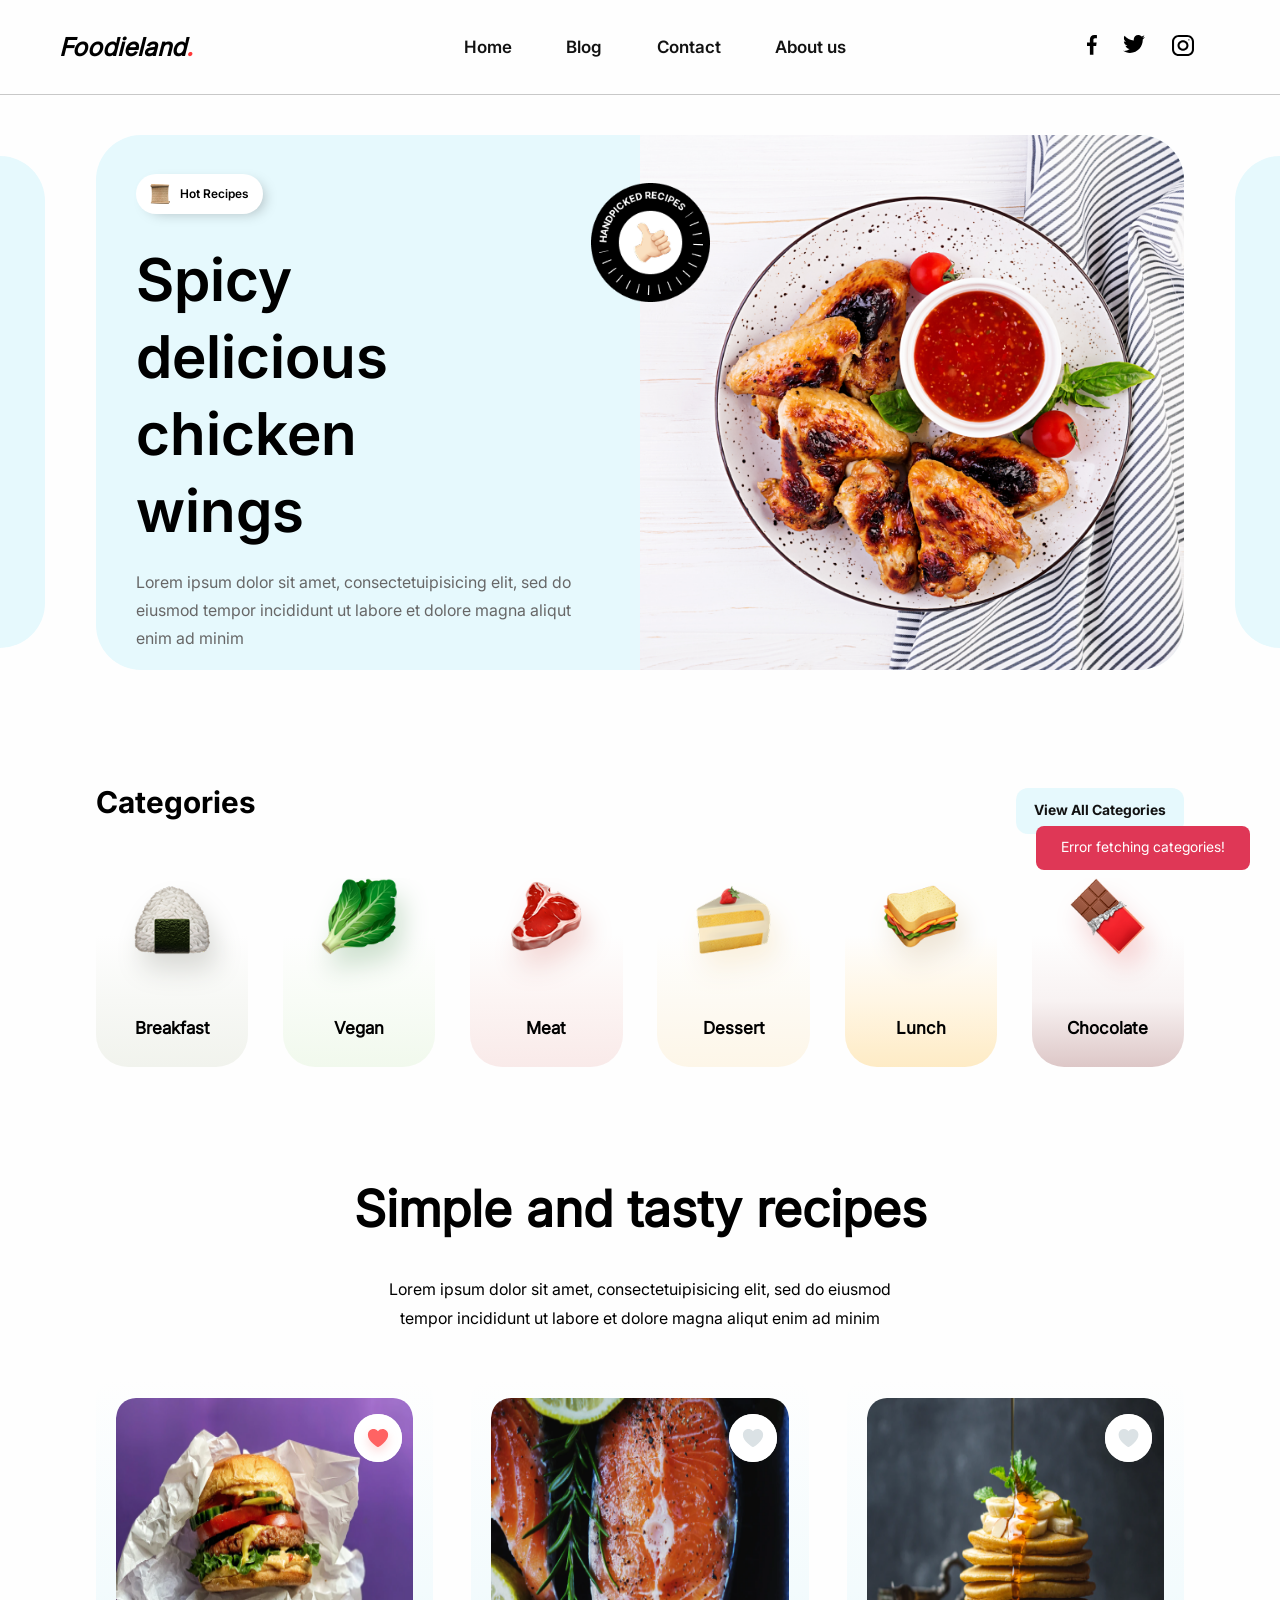
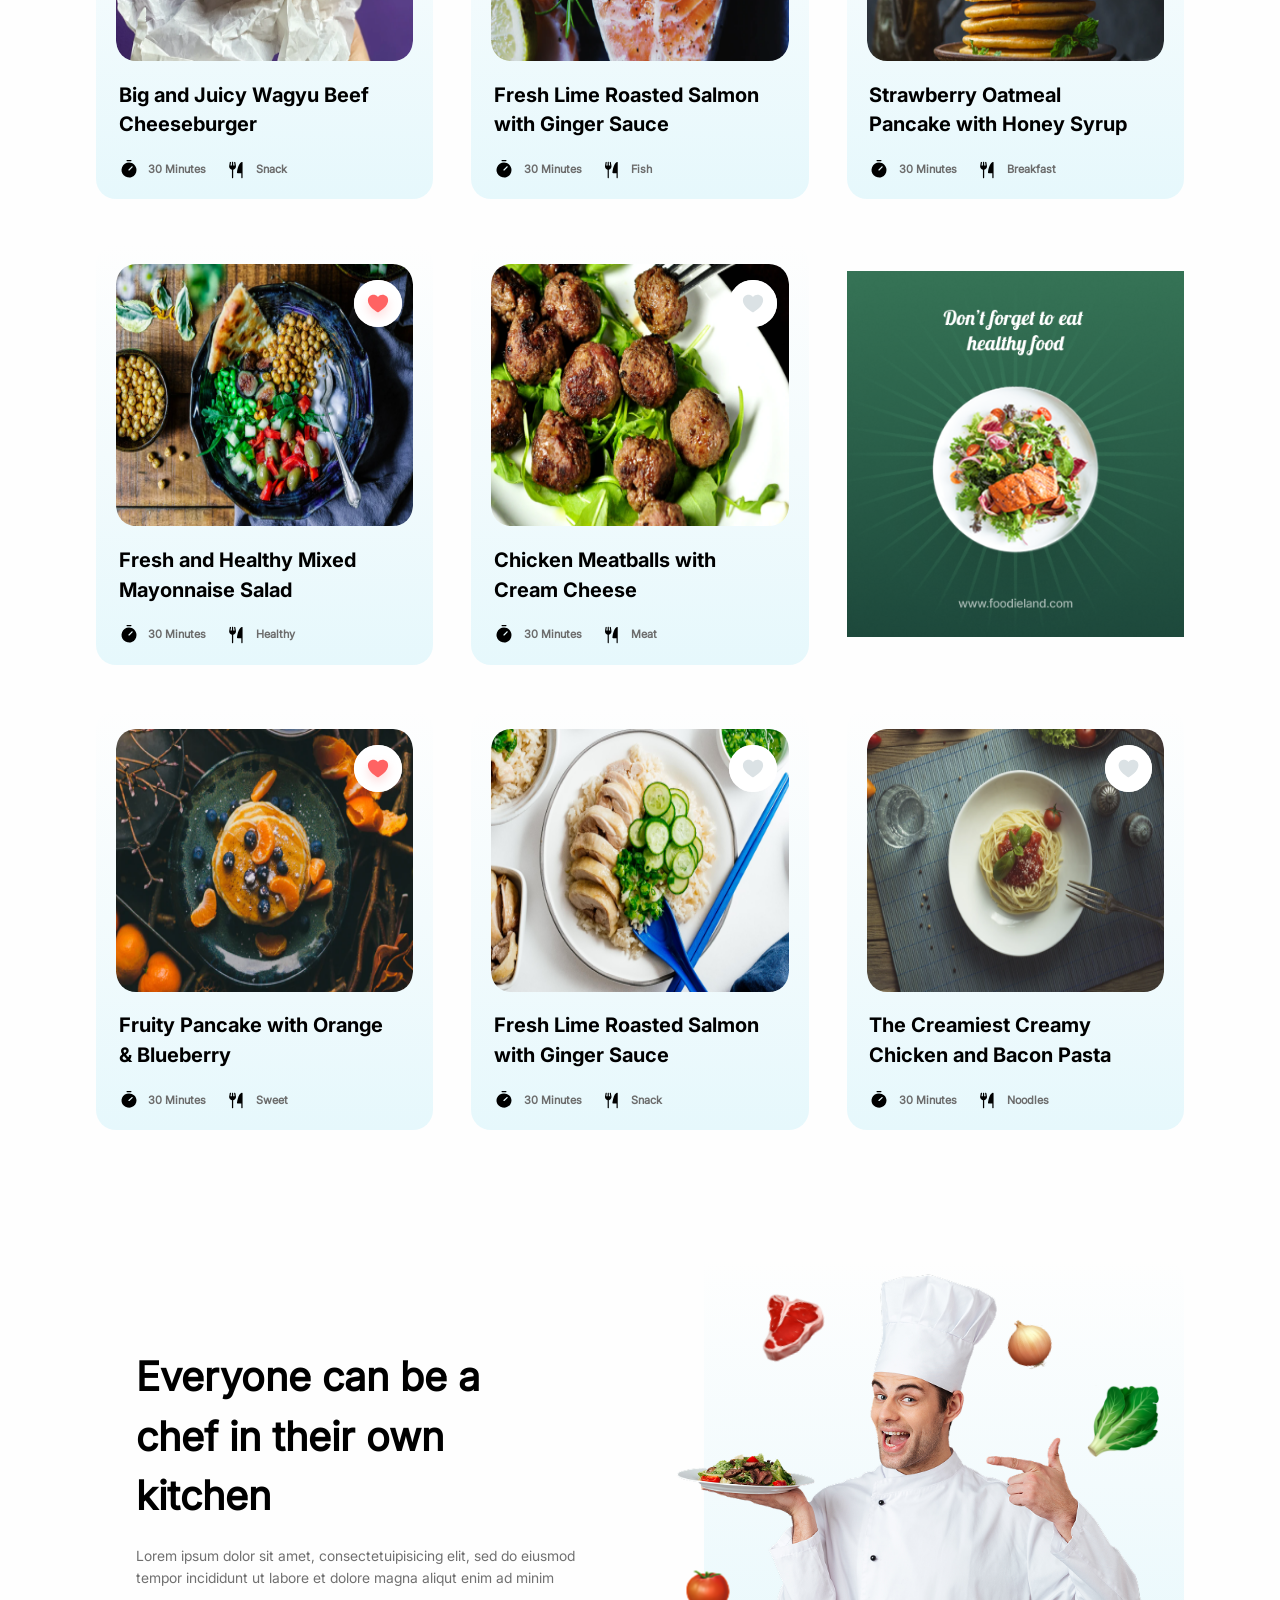
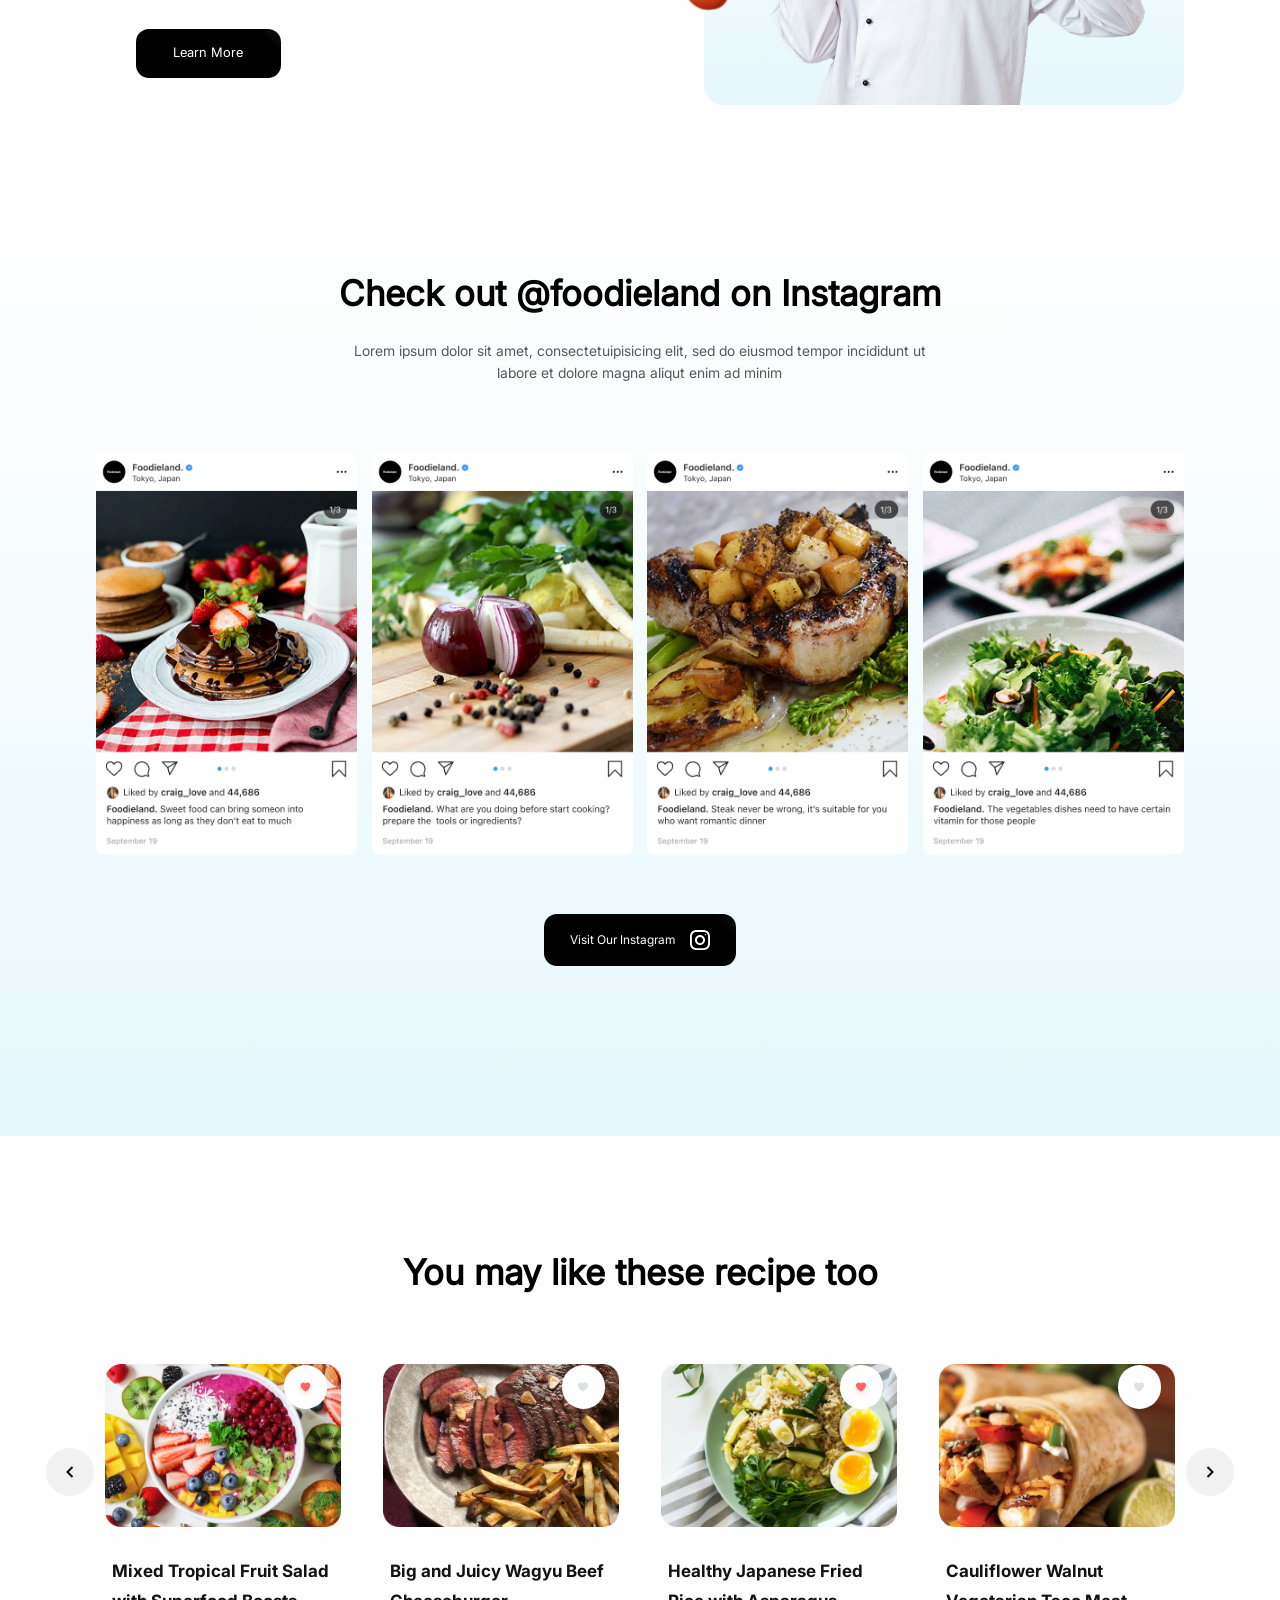
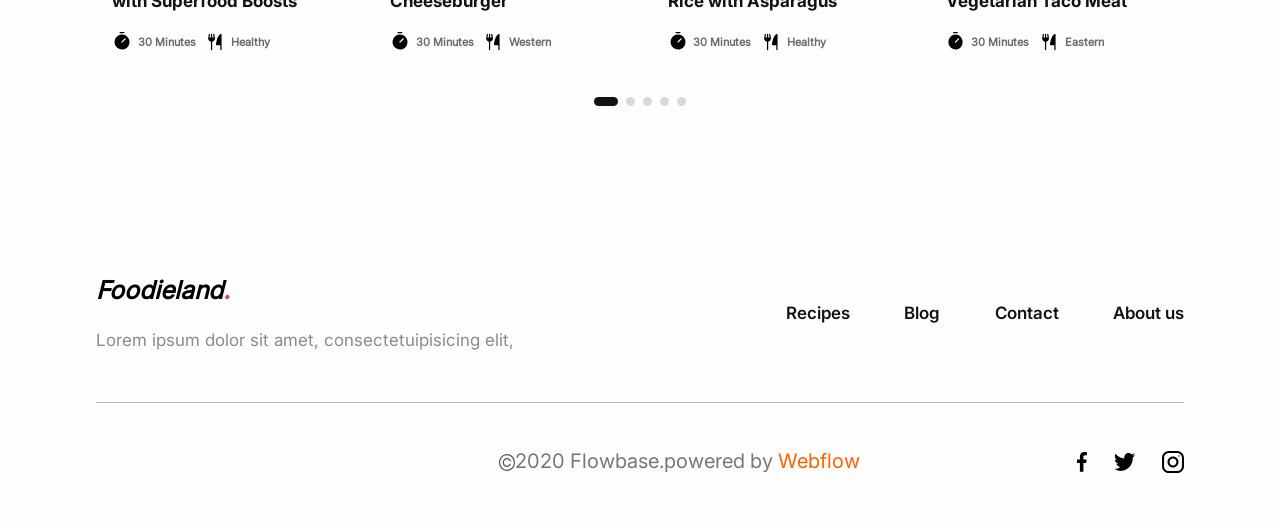
<file: html/index.html>
<!DOCTYPE html>
<html lang="en">
<head>
    <meta charset="UTF-8">
    <meta name="viewport" content="width=device-width, initial-scale=1.0">
    <title>Foodieland</title>
    <link rel="stylesheet" href="../css/reset.css">
    <link rel="stylesheet" href="../css/style.css">
</head>
<script src="../js/input-component.js"></script>
<script src="../js/like-more.js"></script>
<script src="../js/mobile-nav.js" defer></script>
<body>
    <header>
        <span class="logo">
            Foodieland<span>.</span>
        </span>
        <button class="hamburger-btn" id="hamburgerBtn" aria-label="Toggle menu" aria-expanded="false">
            <span></span>
            <span></span>
            <span></span>
        </button>
        <ul class="menu">
            <li><a class="font-SemiBold" href="index.html">Home</a></li>
            <li><a class="font-SemiBold" href="blog.html">Blog</a></li>
            <li><a class="font-SemiBold" href="contact-us.html">Contact</a></li>
            <li><a class="font-SemiBold" href="contact-us.html">About us</a></li>
        </ul>
        <ul class="social">
            <li><a href="#"><img src="../icons/001-facebook.svg"></a></li>
            <li><a href="#"><img src="../icons/003-twitter.svg"></a></li>
            <li><a href="#"><img src="../icons/004-instagram.svg"></a></li>
        </ul>
    </header>
    <!-- main content -->
     <main class="full-w">
        <!-- slider content -->
        <section class="slider">
            <div class="slider-item"></div>
            <div class="slider-item">
                <div class="left-wrapper">
                    <div class="slider-row-top">
                        <span class="hot-recepies mark font-SemiBold">
                        <img src="../icons/image 14.svg">
                        Hot Recipes
                    </span>
                    <h1 class="slider-title font-SemiBold">
                        Spicy delicious chicken wings
                    </h1>
                    <p class="slider-p">
                        Lorem ipsum dolor sit amet, consectetuipisicing elit, sed do eiusmod 
                        tempor incididunt ut labore et dolore magna aliqut enim ad minim
                    </p>
                    <ul class="mark-row">
                        <li class="mark font-SemiBold">
                            <img src="../icons/Timer.svg">
                            30 Minutes
                            <pre class="font-SemiBold"> : The time required to cook the meal</pre>
                        </li>
                        <li class="mark font-SemiBold">
                            <img src="../icons/ForkKnife.svg">
                            Chicken <pre class="font-SemiBold"> : A delicious dish with easy preparation</pre>
                        </li>
                    </ul>
                    </div>
                    <div class="slider-row-bottom">
                        <div class="author-wrapper">
                            <img src="../icons/Ellipse 2.svg">
                            <ul>
                                <li class="font-SemiBold">John Smith</li>
                                <li>5 March 2022</li>
                            </ul>
                        </div>
                        <a href="recipe-details.html" class="slider-btn">
                            View Recipes
                            <img src="../icons/Play-Button-Circled.svg">
                        </a>
                    </div>
                </div>
                <div class="right-wrapper">
                    <img src="../img/homepage/Mask Group.png" class="slider-image">
                    <img src="../img/homepage/Badge.png" class="slider-badge">
                </div>
            </div>
            <div class="slider-item"></div>
        </section>
        <!-- category section -->
         <section class="category m-t-section with-container">
            <div class="row-title">
                <h2 class="font-Bold">Categories</h2>
                <a href="#" class="view-all font-Bold">View All Categories</a>
            </div>
            <ul class="row-content">
                <li class="category-item">
                    <img src="../img/homepage/image 25.png" class="shadow-1">
                    <h3>Breakfast</h3>
                    <div class="bg bg-1"></div>
                </li>
                <li class="category-item">
                    <img src="../img/homepage/Group 879.png" class="shadow-2">
                    <h3>Vegan</h3>
                    <div class="bg bg-2"></div>
                </li>
                <li class="category-item">
                    <img src="../img/homepage/image 21.png" class="shadow-3">
                    <h3>Meat</h3>
                    <div class="bg bg-3"></div>
                </li>
                <li class="category-item">
                    <img src="../img/homepage/image 22.png" class="shadow-4">
                    <h3>Dessert</h3>
                    <div class="bg bg-4"></div>
                </li>
                <li class="category-item">
                    <img src="../img/homepage/image 23.png" class="shadow-5">
                    <h3>Lunch</h3>
                    <div class="bg bg-5"></div>
                </li>
                <li class="category-item">
                    <img src="../img/homepage/image 24.png" class="shadow-6">
                    <h3>Chocolate</h3>
                    <div class="bg bg-6"></div>
                </li>
            </ul>
         </section>
         <!-- product section 1  -->
        <section class="product-section with-container m-t-section">
            <h2 class="title">Simple and tasty recipes</h2>
            <p class="description">
                Lorem ipsum dolor sit amet, consectetuipisicing elit, sed do eiusmod tempor incididunt ut 
                labore et dolore magna aliqut enim ad minim 
            </p>
            <div class="row-content full-w">
                <a href="recipe-details.html" target="_blank"  class="item">
                    <div class="img-wrapper">
                        <img class="image" src="../img/homepage/Mask Group1.png" alt="">
                        <span class="like-btn">
                            <img src="../icons/Group 852.svg">
                        </span>
                    </div>
                    <h3 class="item-title font-Bold">
                        Big and Juicy Wagyu Beef Cheeseburger
                    </h3>
                    <ul class="row-details">
                        <li>
                            <img src="../icons/Timer.svg">
                            <h5>30 Minutes</h5>
                        </li>
                        <li>
                            <img src="../icons/ForkKnife.svg">
                            <h5>Snack</h5>
                        </li>
                    </ul>
                </a>
                <a href="recipe-details.html" target="_blank"  class="item">
                    <div class="img-wrapper">
                        <img class="image" src="../img/homepage/Mask Group (2).png" alt="">
                        <span class="like-btn">
                            <img src="../icons/Group 852 (1).svg">
                        </span>
                    </div>
                    <h3 class="item-title font-Bold">
                        Fresh Lime Roasted Salmon with Ginger Sauce
                    </h3>
                    <ul class="row-details">
                        <li>
                            <img src="../icons/Timer.svg">
                            <h5>30 Minutes</h5>
                        </li>
                        <li>
                            <img src="../icons/ForkKnife.svg">
                            <h5>Fish</h5>
                        </li>
                    </ul>
                </a>
                <a href="recipe-details.html" target="_blank" class="item">
                    <div class="img-wrapper">
                        <img class="image" src="../img/homepage/Mask Group (3).png" alt="">
                        <span class="like-btn">
                            <img src="../icons/Group 852 (1).svg">
                        </span>
                    </div>
                    <h3 class="item-title font-Bold">
                        Strawberry Oatmeal Pancake with Honey Syrup
                    </h3>
                    <ul class="row-details">
                        <li>
                            <img src="../icons/Timer.svg">
                            <h5>30 Minutes</h5>
                        </li>
                        <li>
                            <img src="../icons/ForkKnife.svg">
                            <h5>Breakfast</h5>
                        </li>
                    </ul>
                </a>
            </div>
            <div class="row-content full-w">
                <a href="recipe-details.html" target="_blank"  class="item">
                    <div class="img-wrapper">
                        <img class="image" src="../img/homepage/Mask Group (4).png" alt="">
                        <span class="like-btn">
                            <img src="../icons/Group 852.svg">
                        </span>
                    </div>
                    <h3 class="item-title font-Bold">
                        Fresh and Healthy Mixed Mayonnaise Salad
                    </h3>
                    <ul class="row-details">
                        <li>
                            <img src="../icons/Timer.svg">
                            <h5>30 Minutes</h5>
                        </li>
                        <li>
                            <img src="../icons/ForkKnife.svg">
                            <h5>Healthy</h5>
                        </li>
                    </ul>
                </a>
                <a href="recipe-details.html" target="_blank"  class="item">
                    <div class="img-wrapper">
                        <img class="image" src="../img/homepage/Mask Group (5).png" alt="">
                        <span class="like-btn">
                            <img src="../icons/Group 852 (1).svg">
                        </span>
                    </div>
                    <h3 class="item-title font-Bold">
                        Chicken Meatballs with Cream Cheese
                    </h3>
                    <ul class="row-details">
                        <li>
                            <img src="../icons/Timer.svg">
                            <h5>30 Minutes</h5>
                        </li>
                        <li>
                            <img src="../icons/ForkKnife.svg">
                            <h5>Meat</h5>
                        </li>
                    </ul>
                </a>
                <div class="item-banner">
                    <img src="../img/homepage/Ads.png">
                </div>
            </div>
            <div class="row-content full-w">
                <a href="recipe-details.html" target="_blank"  class="item">
                    <div class="img-wrapper">
                        <img class="image" src="../img/homepage/Mask Group (6).png" alt="">
                        <span class="like-btn">
                            <img src="../icons/Group 852.svg">
                        </span>
                    </div>
                    <h3 class="item-title font-Bold">
                        Fruity Pancake with Orange & Blueberry
                    </h3>
                    <ul class="row-details">
                        <li>
                            <img src="../icons/Timer.svg">
                            <h5>30 Minutes</h5>
                        </li>
                        <li>
                            <img src="../icons/ForkKnife.svg">
                            <h5>Sweet</h5>
                        </li>
                    </ul>
                </a>
                <a href="recipe-details.html" target="_blank"  class="item">
                    <div class="img-wrapper">
                        <img class="image" src="../img/homepage/Mask Group (7).png" alt="">
                        <span class="like-btn">
                            <img src="../icons/Group 852 (1).svg">
                        </span>
                    </div>
                    <h3 class="item-title font-Bold">
                        Fresh Lime Roasted Salmon with Ginger Sauce
                    </h3>
                    <ul class="row-details">
                        <li>
                            <img src="../icons/Timer.svg">
                            <h5>30 Minutes</h5>
                        </li>
                        <li>
                            <img src="../icons/ForkKnife.svg">
                            <h5>Snack</h5>
                        </li>
                    </ul>
                </a>
                <a href="recipe-details.html" target="_blank" class="item">
                    <div class="img-wrapper">
                        <img class="image" src="../img/homepage/Mask Group (8).png" alt="">
                        <span class="like-btn">
                            <img src="../icons/Group 852 (1).svg">
                        </span>
                    </div>
                    <h3 class="item-title font-Bold">
                        The Creamiest Creamy Chicken and Bacon Pasta
                    </h3>
                    <ul class="row-details">
                        <li>
                            <img src="../icons/Timer.svg">
                            <h5>30 Minutes</h5>
                        </li>
                        <li>
                            <img src="../icons/ForkKnife.svg">
                            <h5>Noodles</h5>
                        </li>
                    </ul>
                </a>
            </div>
        </section>
        <!-- chief section -->
        <section class="chief-section with-container m-t-section">
            <div class="right-wrapper">
                <div class="color-layer"></div>
                <img class="chief" src="../img/homepage/chief.png">
                <div class="chief-layer">
                    <ul class="images-float">
                        <li>
                            <img src="../img/homepage/float-image-1.svg">
                        </li>
                        <li>
                            <img src="../img/homepage/float-image-2.svg">
                        </li>
                        <li>
                            <img src="../img/homepage/float-image-3.svg">
                        </li>
                        <li>
                            <img src="../img/homepage/float-image-4.svg">
                        </li>
                    </ul>
                </div>
            </div>
            <div class="left-wrapper">
                <h2 class="title">
                    Everyone can be a
                    chef in their own kitchen
                </h2>
                <p class="desc">
                    Lorem ipsum dolor sit amet, consectetuipisicing elit, sed do 
                    eiusmod tempor incididunt ut labore et dolore magna aliqut enim 
                    ad minim 
                </p>
                <a href="#">Learn More</a>
            </div>
        </section>
        <!-- instagram section -->
         <section class="instagram-section full-w m-t-section">
            <h2 class="title">
                Check out @foodieland on Instagram
            </h2>
            <p class="desc">
                Lorem ipsum dolor sit amet, consectetuipisicing elit, sed do eiusmod tempor incididunt ut labore et dolore 
                magna aliqut enim ad minim 
            </p>
            <ul class="social-list with-container">
                <li>
                    <a href="#"><img src="../img/homepage/Post (1).png"></a>
                </li>
                <li>
                    <a href="#"><img src="../img/homepage/Post (2).png"></a>
                </li>
                <li>
                    <a href="#"><img src="../img/homepage/Post (3).png"></a>
                </li>
                <li>
                    <a href="#"><img src="../img/homepage/Post.png"></a>
                </li>
            </ul>
            <button type="button" class="btn-link">
                Visit Our Instagram
                <img src="../icons/004-instagram (1).svg">
            </button>
         </section>
         <!-- like more section -->
         <section class="like-more with-container m-t-section">

            <div class="like-more-header">
                <h2 class="like-more-title">You may like these recipe too</h2>
            </div>

            <div class="like-slider-container">

                <button class="slider-arrow-left" id="likePrev" aria-label="Previous">
                    <svg width="20" height="20" viewBox="0 0 24 24" fill="none" stroke="currentColor" stroke-width="2.5"><polyline points="15 18 9 12 15 6"/></svg>
                </button>

                <div class="like-slider-wrapper">
                    <div class="like-slider-track" id="likeSliderTrack">

                        <a href="recipe-details.html" class="item">
                            <div class="img-wrapper">
                                <img class="image" src="../img/homepage/Mask Group (9).png">
                                <span class="like-btn"><img src="../icons/Group 852.svg"></span>
                            </div>
                            <h3 class="item-title font-Bold">Mixed Tropical Fruit Salad with Superfood Boosts</h3>
                            <ul class="row-details">
                                <li><img src="../icons/Timer.svg"><h5>30 Minutes</h5></li>
                                <li><img src="../icons/ForkKnife.svg"><h5>Healthy</h5></li>
                            </ul>
                        </a>

                        <a href="recipe-details.html" class="item">
                            <div class="img-wrapper">
                                <img class="image" src="../img/homepage/Mask Group (10).png">
                                <span class="like-btn"><img src="../icons/Group 852 (1).svg"></span>
                            </div>
                            <h3 class="item-title font-Bold">Big and Juicy Wagyu Beef Cheeseburger</h3>
                            <ul class="row-details">
                                <li><img src="../icons/Timer.svg"><h5>30 Minutes</h5></li>
                                <li><img src="../icons/ForkKnife.svg"><h5>Western</h5></li>
                            </ul>
                        </a>

                        <a href="recipe-details.html" class="item">
                            <div class="img-wrapper">
                                <img class="image" src="../img/homepage/Mask Group (11).png">
                                <span class="like-btn"><img src="../icons/Group 852.svg"></span>
                            </div>
                            <h3 class="item-title font-Bold">Healthy Japanese Fried Rice with Asparagus</h3>
                            <ul class="row-details">
                                <li><img src="../icons/Timer.svg"><h5>30 Minutes</h5></li>
                                <li><img src="../icons/ForkKnife.svg"><h5>Healthy</h5></li>
                            </ul>
                        </a>

                        <a href="recipe-details.html" class="item">
                            <div class="img-wrapper">
                                <img class="image" src="../img/homepage/Mask Group (12).png">
                                <span class="like-btn"><img src="../icons/Group 852 (1).svg"></span>
                            </div>
                            <h3 class="item-title font-Bold">Cauliflower Walnut Vegetarian Taco Meat</h3>
                            <ul class="row-details">
                                <li><img src="../icons/Timer.svg"><h5>30 Minutes</h5></li>
                                <li><img src="../icons/ForkKnife.svg"><h5>Eastern</h5></li>
                            </ul>
                        </a>

                        <a href="recipe-details.html" class="item">
                            <div class="img-wrapper">
                                <img class="image" src="../img/homepage/Mask Group (9).png">
                                <span class="like-btn"><img src="../icons/Group 852.svg"></span>
                            </div>
                            <h3 class="item-title font-Bold">Mixed Tropical Fruit Salad with Superfood Boosts</h3>
                            <ul class="row-details">
                                <li><img src="../icons/Timer.svg"><h5>30 Minutes</h5></li>
                                <li><img src="../icons/ForkKnife.svg"><h5>Healthy</h5></li>
                            </ul>
                        </a>

                        <a href="recipe-details.html" class="item">
                            <div class="img-wrapper">
                                <img class="image" src="../img/homepage/Mask Group (10).png">
                                <span class="like-btn"><img src="../icons/Group 852 (1).svg"></span>
                            </div>
                            <h3 class="item-title font-Bold">Big and Juicy Wagyu Beef Cheeseburger</h3>
                            <ul class="row-details">
                                <li><img src="../icons/Timer.svg"><h5>30 Minutes</h5></li>
                                <li><img src="../icons/ForkKnife.svg"><h5>Western</h5></li>
                            </ul>
                        </a>

                        <a href="recipe-details.html" class="item">
                            <div class="img-wrapper">
                                <img class="image" src="../img/homepage/Mask Group (11).png">
                                <span class="like-btn"><img src="../icons/Group 852.svg"></span>
                            </div>
                            <h3 class="item-title font-Bold">Healthy Japanese Fried Rice with Asparagus</h3>
                            <ul class="row-details">
                                <li><img src="../icons/Timer.svg"><h5>30 Minutes</h5></li>
                                <li><img src="../icons/ForkKnife.svg"><h5>Healthy</h5></li>
                            </ul>
                        </a>

                        <a href="recipe-details.html" class="item">
                            <div class="img-wrapper">
                                <img class="image" src="../img/homepage/Mask Group (12).png">
                                <span class="like-btn"><img src="../icons/Group 852 (1).svg"></span>
                            </div>
                            <h3 class="item-title font-Bold">Cauliflower Walnut Vegetarian Taco Meat</h3>
                            <ul class="row-details">
                                <li><img src="../icons/Timer.svg"><h5>30 Minutes</h5></li>
                                <li><img src="../icons/ForkKnife.svg"><h5>Eastern</h5></li>
                            </ul>
                        </a>
                    </div>
                </div>

                <button class="slider-arrow-right" id="likeNext" aria-label="Next">
                    <svg width="20" height="20" viewBox="0 0 24 24" fill="none" stroke="currentColor" stroke-width="2.5"><polyline points="9 18 15 12 9 6"/></svg>
                </button>

            </div>

            <div class="like-slider-dots" id="likeSliderDots"></div>
        </section>
     </main>
     <footer class="footer m-t-section with-container">
        <div class="top-footer">
            <div class="top-left-wrapper">
                <span class="logo">
                    Foodieland<span>.</span>
                </span>
                <h3>
                    Lorem ipsum dolor sit amet, consectetuipisicing elit, 
                </h3>
            </div>
            <div class="top-right-wrapper">
                <ul class="menu-footer">
                    <li><a class="font-SemiBold" href="recipe-details.html">Recipes</a></li>
                    <li><a class="font-SemiBold" href="blog.html">Blog</a></li>
                    <li><a class="font-SemiBold" href="contact-us.html">Contact</a></li>
                    <li><a class="font-SemiBold" href="contact-us.html">About us</a></li>
                </ul>
            </div>
        </div>
        <div class="bottom-footer">
            <div class="left-footer">
                <img src="../icons/copyright.svg" class="copy-right">
                <h3 class="first-p">2020 Flowbase.powered by</h3>
                <h3 class="second-p">Webflow</h3>
            </div>
            <ul class="social-footer">
            <li><a href="#"><img src="../icons/001-facebook.svg"></a></li>
            <li><a href="#"><img src="../icons/003-twitter.svg"></a></li>
            <li><a href="#"><img src="../icons/004-instagram.svg"></a></li>
            </ul>
        </div>
     </footer>
     <script src="../js/api.js"></script>
</body>
</html>
</file>
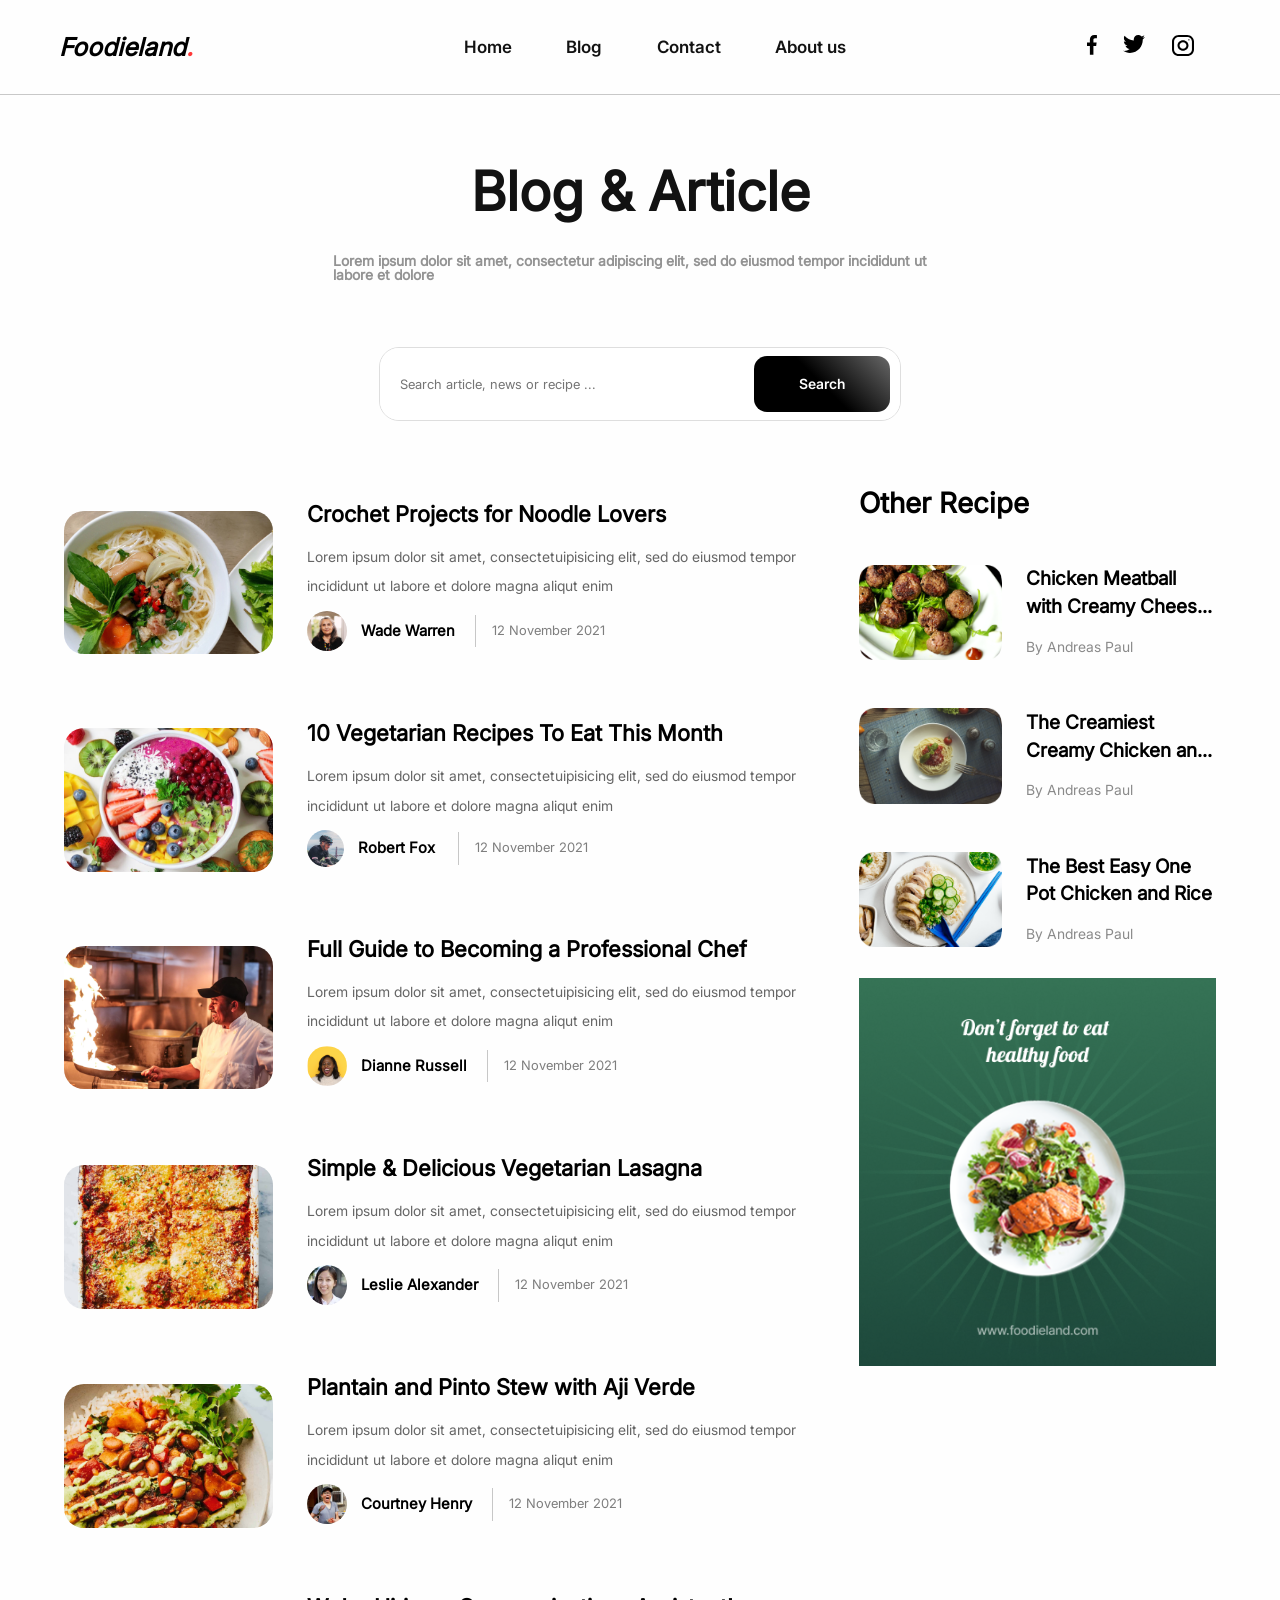
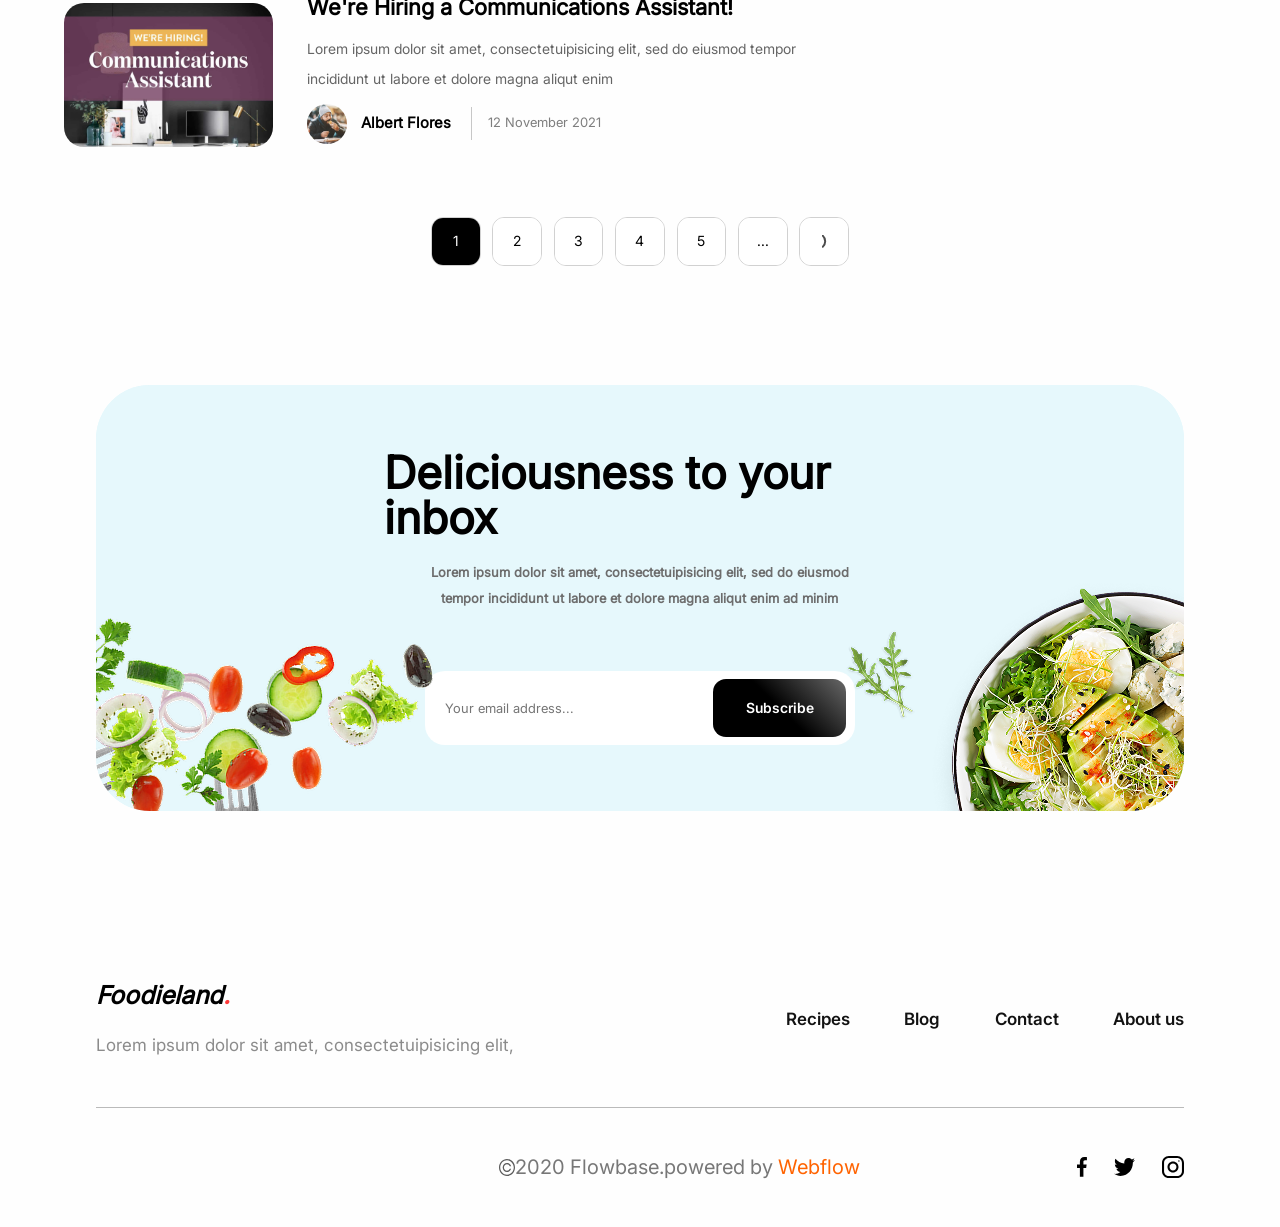
<file: html/blog.html>
<!DOCTYPE html>
<html lang="en">
<head>
    <meta charset="UTF-8">
    <meta name="viewport" content="width=device-width, initial-scale=1.0">
    <title>Blog & Article</title>
    <link rel="stylesheet" href="../css/reset.css">
    <link rel="stylesheet" href="../css/style.css">
</head>
<script src="../js/blog-search.js"></script>
<script src="../js/mobile-nav.js" defer></script>
<body>
    <header>
        <span class="logo">
            Foodieland<span>.</span>
        </span>
        <button class="hamburger-btn" id="hamburgerBtn" aria-label="Toggle menu" aria-expanded="false">
            <span></span>
            <span></span>
            <span></span>
        </button>
        <ul class="menu">
            <li><a class="font-SemiBold" href="index.html">Home</a></li>
            <li><a class="font-SemiBold" href="blog.html">Blog</a></li>
            <li><a class="font-SemiBold" href="contact-us.html">Contact</a></li>
            <li><a class="font-SemiBold" href="contact-us.html">About us</a></li>
        </ul>
        <ul class="social">
            <li><a href="#"><img src="../icons/001-facebook.svg"></a></li>
            <li><a href="#"><img src="../icons/003-twitter.svg"></a></li>
            <li><a href="#"><img src="../icons/004-instagram.svg"></a></li>
        </ul>
    </header>
    <!-- main content -->
     <main class="full-w">
        <div class="blog-main">
            <h1 class="title">Blog & Article</h1>
            <h2 class="subtitle">Lorem ipsum dolor sit amet, consectetur adipiscing elit, sed do eiusmod tempor incididunt ut labore et dolore</h2>
            <div class="row-input no-blur">
                <input type="text" placeholder="Search article, news or recipe ..." class="email-input no-blur" name="Search" id="searchInput">
                <input type="submit"  name="Search" id="searchBtn" class="email-botton font-SemiBold no-blur" value="Search">
            </div>
        </div>
         <!-- Ingredients section -->
          <section class="ingredients-section with-container-2">
            <div class="send-deta-ingredients-wrappper">
                <ul class="blog-item-wrapper">
                    <li class="blog-item">
                        <div class="blog-item-img">
                            <img src="../img/BlogListPage/Mask Group.png">
                        </div>
                        <div class="blog-item-content">
                            <div class="top-content">
                                <h3 class="title">Crochet Projects for Noodle Lovers</h3>
                                <h4 class="description">
                                    Lorem ipsum dolor sit amet, consectetuipisicing elit, sed do
                                    eiusmod tempor incididunt ut labore et dolore magna aliqut enim
                                </h4>
                            </div>
                            <ul class="blog-item-details">
                                <li>
                                    <img src="../img/BlogListPage/Ellipse 2 (5).svg">
                                    <h5>Wade Warren</h5>
                                </li>
                                <li>
                                    <h5>12 November 2021</h5>
                                </li>
                            </ul>
                        </div>
                    </li>
                    <li class="blog-item">
                        <div class="blog-item-img">
                            <img src="../img/BlogListPage/Mask Group (1).png">
                        </div>
                        <div class="blog-item-content">
                            <div class="top-content">
                                <h3 class="title">10 Vegetarian Recipes To Eat This Month</h3>
                                <h4 class="description">
                                    Lorem ipsum dolor sit amet, consectetuipisicing elit, sed do
                                    eiusmod tempor incididunt ut labore et dolore magna aliqut enim
                                </h4>
                            </div>
                            <ul class="blog-item-details">
                                <li>
                                    <img src="../img/BlogListPage/Ellipse 2 (4).svg">
                                    <h5>Robert Fox</h5>
                                </li>
                                <li>
                                    <h5>12 November 2021</h5>
                                </li>
                            </ul>
                        </div>
                    </li>
                    <li class="blog-item">
                        <div class="blog-item-img">
                            <img src="../img/BlogListPage/Mask Group (2).png">
                        </div>
                        <div class="blog-item-content">
                            <div class="top-content">
                                <h3 class="title">Full Guide to Becoming a Professional Chef</h3>
                                <h4 class="description">
                                    Lorem ipsum dolor sit amet, consectetuipisicing elit, sed do
                                    eiusmod tempor incididunt ut labore et dolore magna aliqut enim
                                </h4>
                            </div>
                            <ul class="blog-item-details">
                                <li>
                                    <img src="../img/BlogListPage/Ellipse 2 (3).svg">
                                    <h5>Dianne Russell</h5>
                                </li>
                                <li>
                                    <h5>12 November 2021</h5>
                                </li>
                            </ul>
                        </div>
                    </li>
                    <li class="blog-item">
                        <div class="blog-item-img">
                            <img src="../img/BlogListPage/Mask Group (3).png">
                        </div>
                        <div class="blog-item-content">
                            <div class="top-content">
                                <h3 class="title">Simple & Delicious Vegetarian Lasagna</h3>
                                <h4 class="description">
                                    Lorem ipsum dolor sit amet, consectetuipisicing elit, sed do
                                    eiusmod tempor incididunt ut labore et dolore magna aliqut enim
                                </h4>
                            </div>
                            <ul class="blog-item-details">
                                <li>
                                    <img src="../img/BlogListPage/Ellipse 2 (2).svg">
                                    <h5>Leslie Alexander</h5>
                                </li>
                                <li>
                                    <h5>12 November 2021</h5>
                                </li>
                            </ul>
                        </div>
                    </li>
                    <li class="blog-item">
                        <div class="blog-item-img">
                            <img src="../img/BlogListPage/Mask Group (4).png">
                        </div>
                        <div class="blog-item-content">
                            <div class="top-content">
                                <h3 class="title">Plantain and Pinto Stew with Aji Verde</h3>
                                <h4 class="description">
                                    Lorem ipsum dolor sit amet, consectetuipisicing elit, sed do
                                    eiusmod tempor incididunt ut labore et dolore magna aliqut enim
                                </h4>
                            </div>
                            <ul class="blog-item-details">
                                <li>
                                    <img src="../img/BlogListPage/Ellipse 2 (1).svg">
                                    <h5>Courtney Henry</h5>
                                </li>
                                <li>
                                    <h5>12 November 2021</h5>
                                </li>
                            </ul>
                        </div>
                    </li>
                    <li class="blog-item">
                        <div class="blog-item-img">
                            <img src="../img/BlogListPage/Mask Group (5).png">
                        </div>
                        <div class="blog-item-content">
                            <div class="top-content">
                                <h3 class="title">We're Hiring a Communications Assistant!</h3>
                                <h4 class="description">
                                    Lorem ipsum dolor sit amet, consectetuipisicing elit, sed do
                                    eiusmod tempor incididunt ut labore et dolore magna aliqut enim
                                </h4>
                            </div>
                            <ul class="blog-item-details">
                                <li>
                                    <img src="../img/BlogListPage/Ellipse 2.svg">
                                    <h5>Albert Flores</h5>
                                </li>
                                <li>
                                    <h5>12 November 2021</h5>
                                </li>
                            </ul>
                        </div>
                    </li>
                </ul>
            </div>
            <!-- other recipe item -->
            <div class="other-recipe">
                <h3 class="other-recipe-title">Other Recipe</h3>
                <!-- item1 -->
                <a href="recipe-details.html" target="_blank" class="other-recipe-item">
                    <div class="image-wrapper">
                        <img src="../img/Recipe-Details/Mask Group.png">
                    </div>
                    <div class="recipe-item-detail">
                        <h3 class="recipe-item-title">
                            Chicken Meatball
                            with Creamy Chees...
                        </h3>
                        <h4 class="recipe-item-author">
                            By Andreas Paul
                        </h4>
                    </div>
                </a>
                <!-- item2 -->
                <a href="recipe-details.html" target="_blank"  class="other-recipe-item">
                    <div class="image-wrapper">
                        <img src="../img/Recipe-Details/Mask Group (1).png">
                    </div>
                    <div class="recipe-item-detail">
                        <h3 class="recipe-item-title">
                            The Creamiest
                            Creamy Chicken an...
                        </h3>
                        <h4 class="recipe-item-author">
                            By Andreas Paul
                        </h4>
                    </div>
                </a>
                <!-- item3 -->
                <a href="recipe-details.html" target="_blank"  class="other-recipe-item">
                    <div class="image-wrapper">
                        <img src="../img/Recipe-Details/Mask Group (2).png">
                    </div>
                    <div class="recipe-item-detail">
                        <h3 class="recipe-item-title">
                            The Best Easy One
                            Pot Chicken and Rice
                        </h3>
                        <h4 class="recipe-item-author">
                            By Andreas Paul
                        </h4>
                    </div>
                </a>
                <img src="../img/homepage/Ads.png">
            </div>
          </section>
          <nav class="blog-pagination">
            <ul>
                <li class="active"><a href="./blog-pagination/blog-1.html">1</a></li>
                <li><a href="./blog-pagination/blog-2.html">2</a></li>
                <li><a href="#">3</a></li>
                <li><a href="#">4</a></li>
                <li><a href="#">5</a></li>
                <li><a href="#">...</a></li>
                <li><a href="#"><img src="../img/BlogListPage/Vector 8.svg"></a></li>
            </ul>
          </nav>
         <section class="email-box m-t-section with-container">
            <div class="layer-2"></div>
            <form class="get-deta no-blur" action="post">
                <h2 class="overlay no-blur">
                    Deliciousness to your inbox
                </h2>
                <h3 class="overlay no-blur">
                    Lorem ipsum dolor sit amet, consectetuipisicing elit, sed do eiusmod tempor 
                    incididunt ut labore et dolore magna aliqut enim ad minim
                </h3>
                <div class="row-input no-blur">
                    <input type="text" placeholder="Your email address..." class="email-input no-blur" name="email-box" id="email-box">
                    <input type="submit"  name=" Subscribe" id="Subscribe" class="email-botton font-SemiBold no-blur" value="Subscribe">
                </div>
            </form>
                <div class="image-wrapper-left">
                    <img src="../img/homepage/salad.png" alt="">
                </div>
                <div class="image-wrapper-right">
                    <img src="../img/homepage/Photo.png" alt="">
                </div>
         </section>
     </main>
     <footer class="footer m-t-section with-container">
        <div class="top-footer">
            <div class="top-left-wrapper">
                <span class="logo">
                    Foodieland<span>.</span>
                </span>
                <h3>
                    Lorem ipsum dolor sit amet, consectetuipisicing elit, 
                </h3>
            </div>
            <div class="top-right-wrapper">
                <ul class="menu-footer">
                    <li><a class="font-SemiBold" href="recipe-details.html">Recipes</a></li>
                    <li><a class="font-SemiBold" href="blog.html">Blog</a></li>
                    <li><a class="font-SemiBold" href="contact-us.html">Contact</a></li>
                    <li><a class="font-SemiBold" href="contact-us.html">About us</a></li>
                </ul>
            </div>
        </div>
        <div class="bottom-footer">
            <div class="left-footer">
                <img src="../icons/copyright.svg" class="copy-right">
                <h3 class="first-p">2020 Flowbase.powered by</h3>
                <h3 class="second-p">Webflow</h3>
            </div>
            <ul class="social-footer">
            <li><a href="#"><img src="../icons/001-facebook.svg"></a></li>
            <li><a href="#"><img src="../icons/003-twitter.svg"></a></li>
            <li><a href="#"><img src="../icons/004-instagram.svg"></a></li>
            </ul>
        </div>
     </footer>
     <script src="../js/input-component.js"></script>
     <script src="../js/api.js"></script>
</body>
</html>
</file>
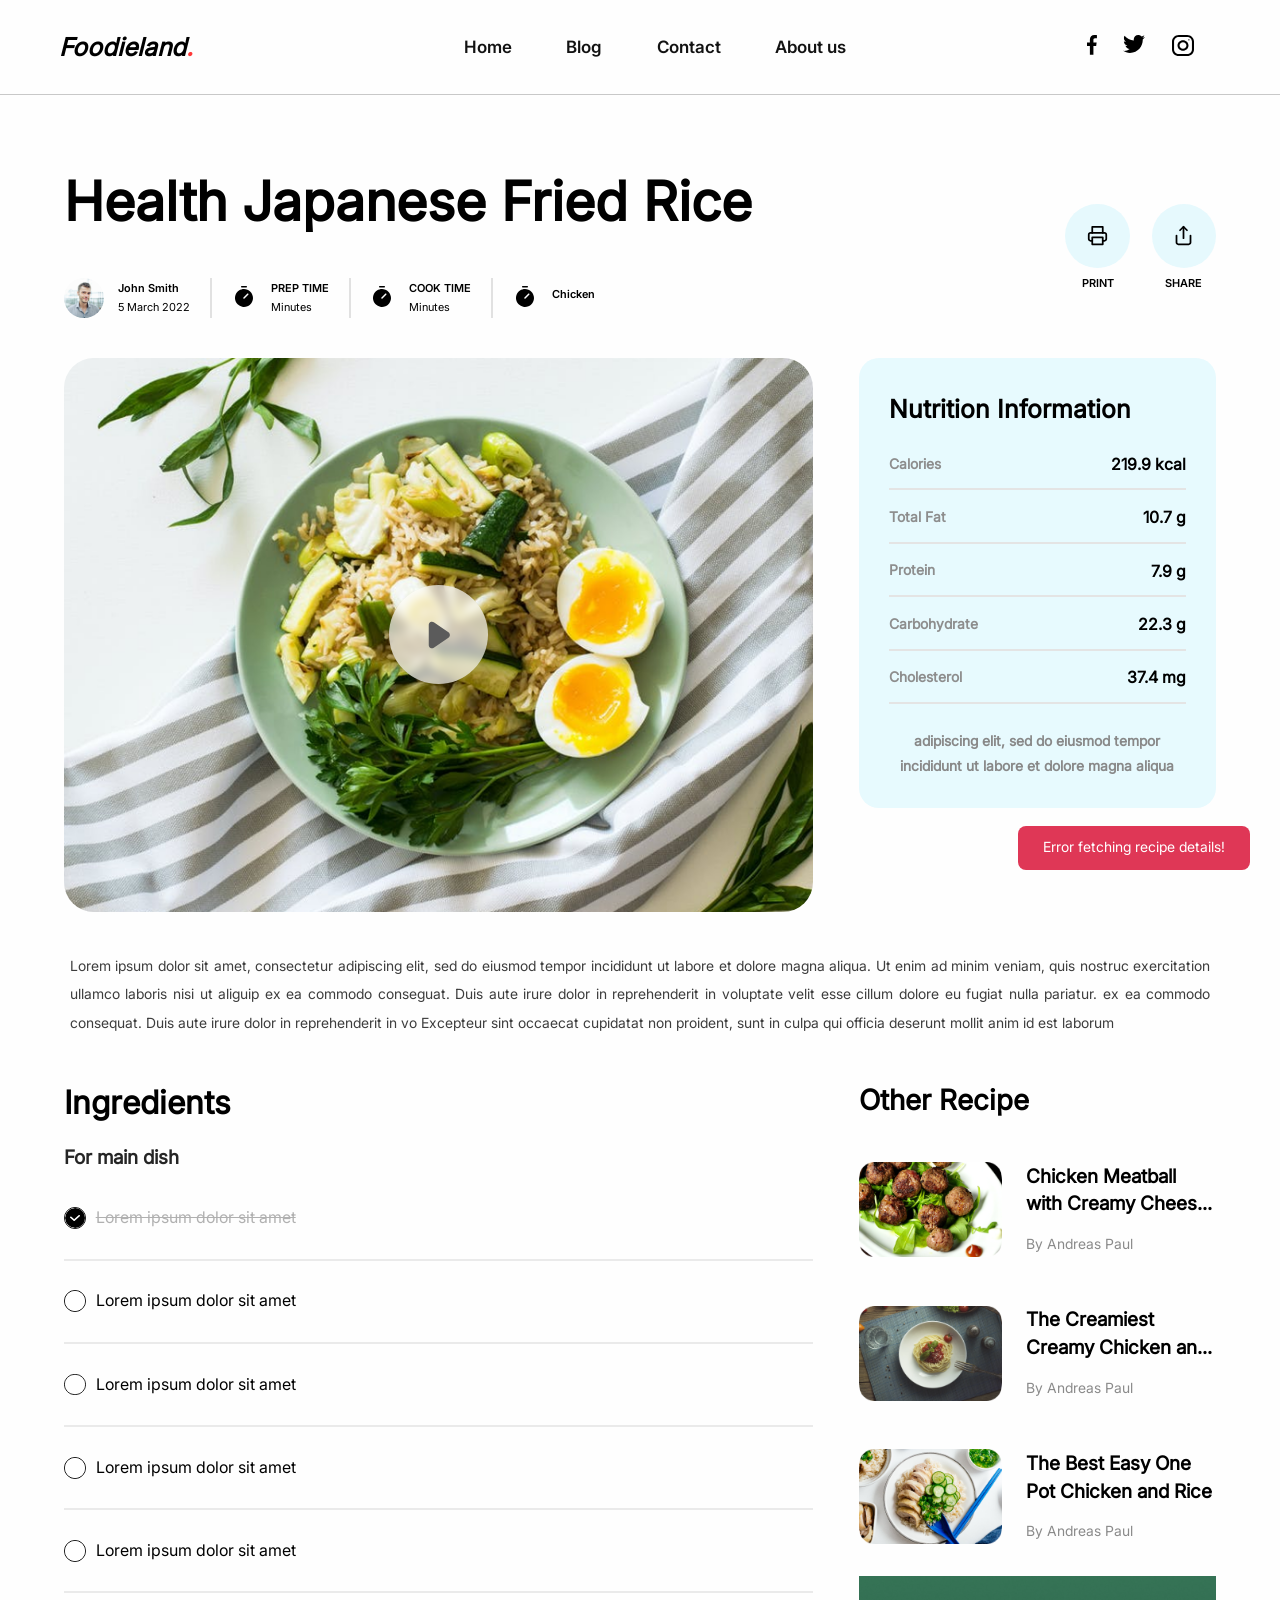
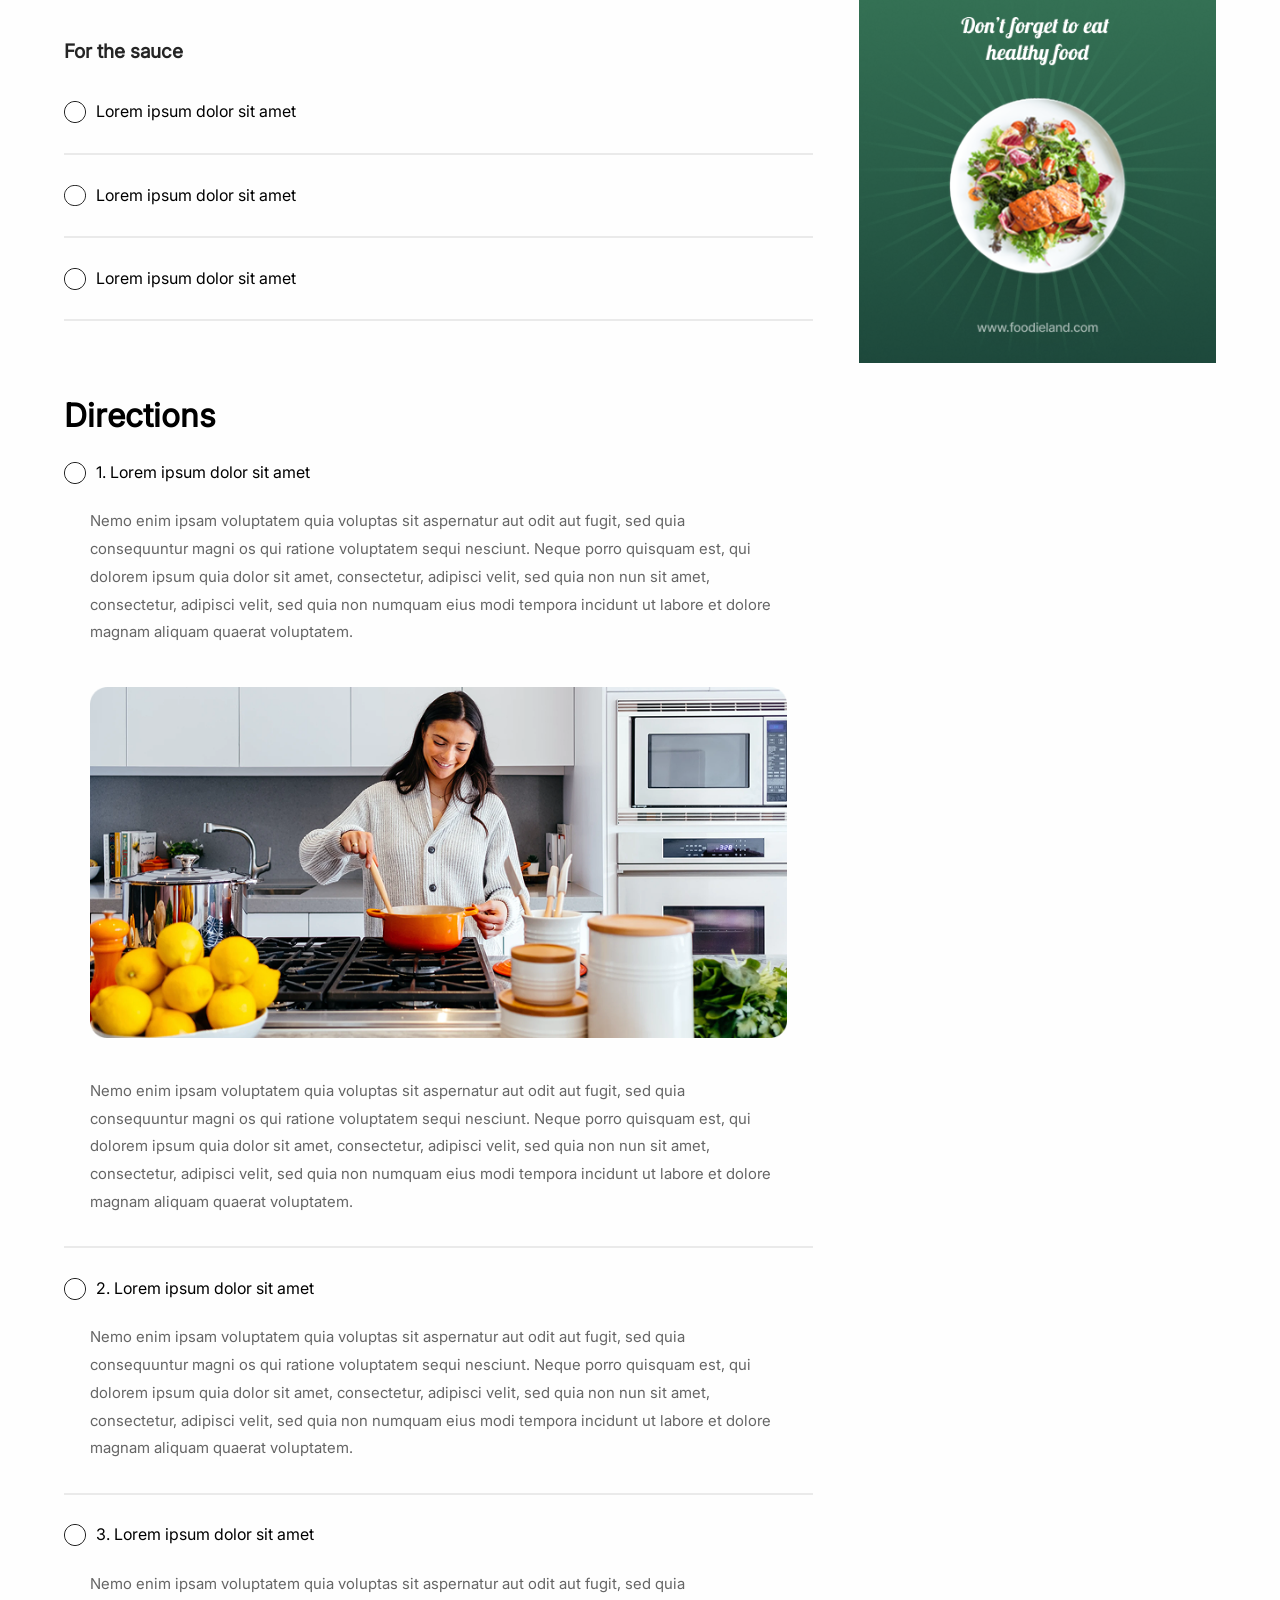
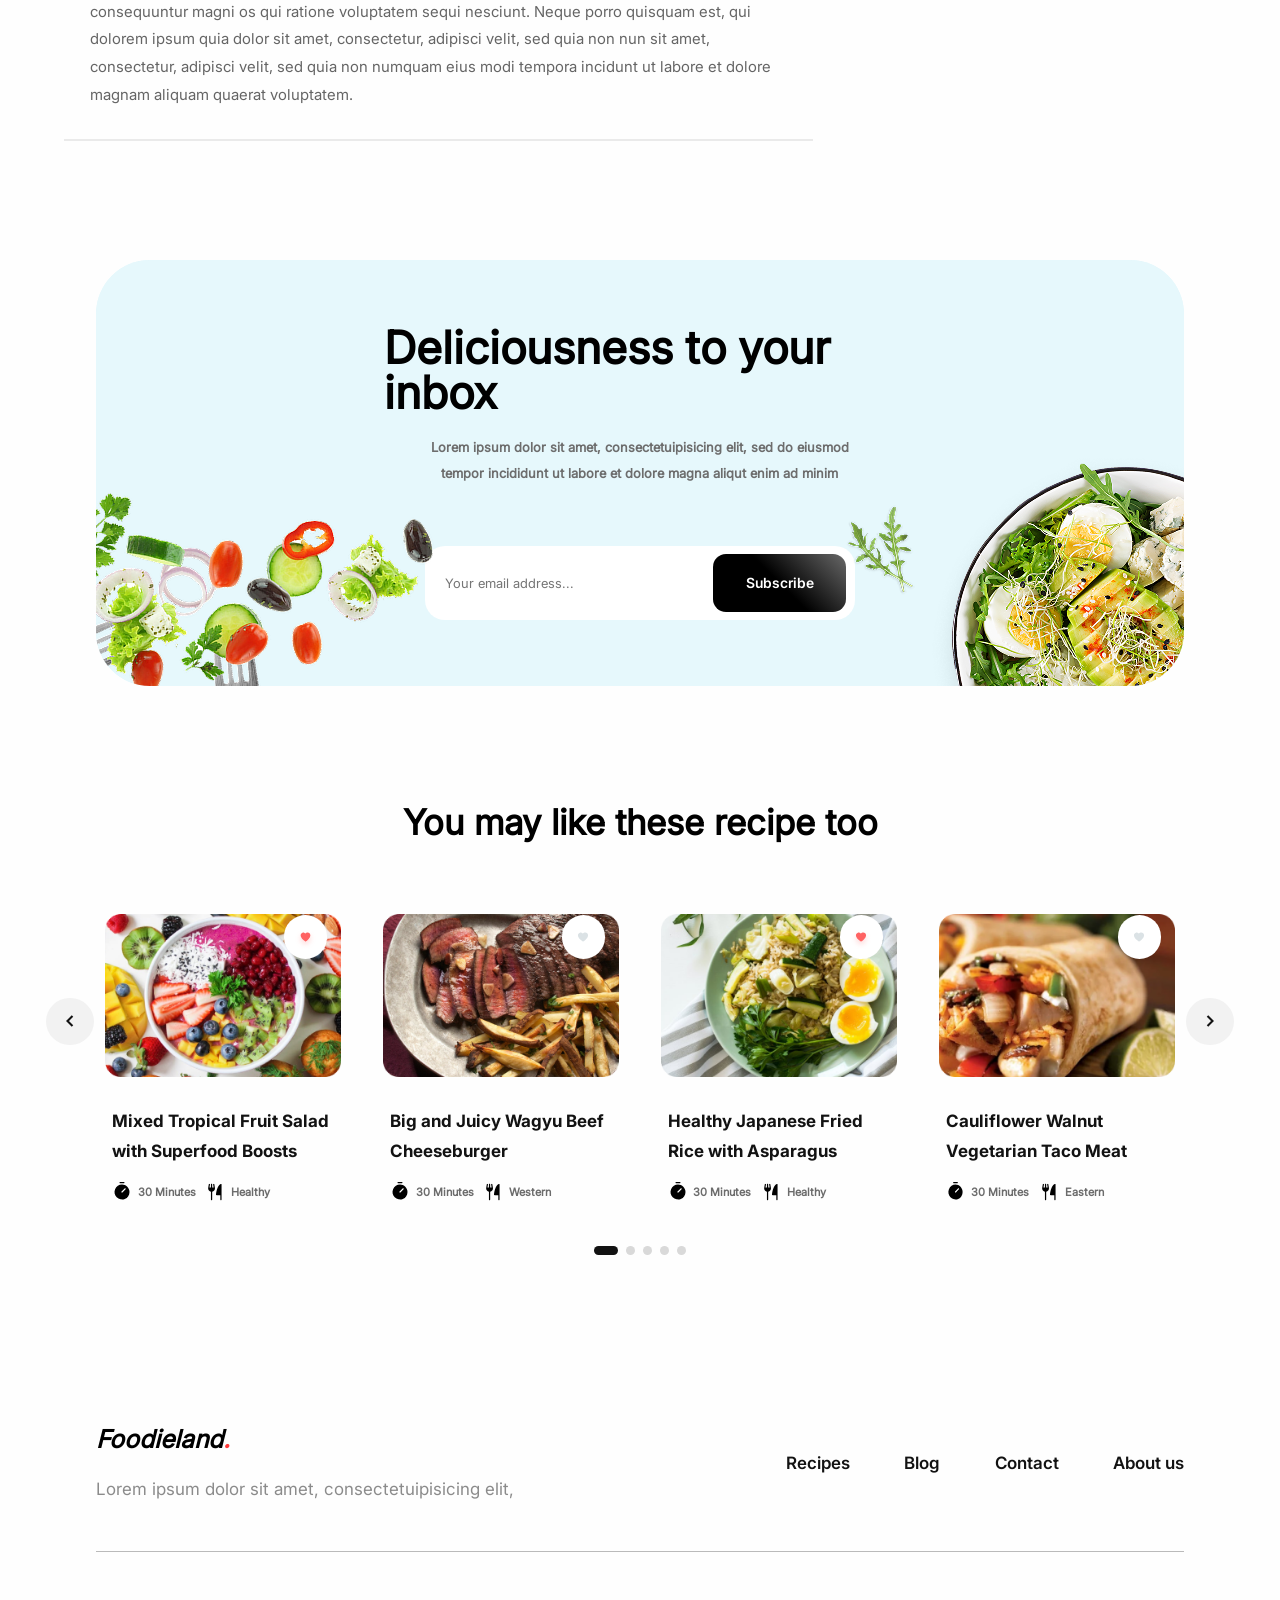
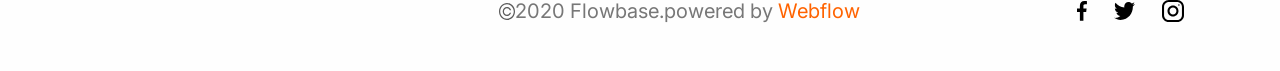
<file: html/recipe-details.html>
<!DOCTYPE html>
<html lang="en">
<head>
    <meta charset="UTF-8">
    <meta name="viewport" content="width=device-width, initial-scale=1.0">
    <title>Recipe Details</title>
    <link rel="stylesheet" href="../css/reset.css">
    <link rel="stylesheet" href="../css/style.css">
</head>
<script src="../js/input-component.js"></script>
<script src="../js/like-more.js"></script>
<script src="../js/mobile-nav.js" defer></script>
<body>
    <header>
        <span class="logo">
            Foodieland<span>.</span>
        </span>
        <button class="hamburger-btn" id="hamburgerBtn" aria-label="Toggle menu" aria-expanded="false">
            <span></span>
            <span></span>
            <span></span>
        </button>
        <ul class="menu">
            <li><a class="font-SemiBold" href="index.html">Home</a></li>
            <li><a class="font-SemiBold" href="blog.html">Blog</a></li>
            <li><a class="font-SemiBold" href="contact-us.html">Contact</a></li>
            <li><a class="font-SemiBold" href="contact-us.html">About us</a></li>
        </ul>
        <ul class="social">
            <li><a href="#"><img src="../icons/001-facebook.svg"></a></li>
            <li><a href="#"><img src="../icons/003-twitter.svg"></a></li>
            <li><a href="#"><img src="../icons/004-instagram.svg"></a></li>
        </ul>
    </header>
    <!-- main content -->
     <main class="full-w">
        <!-- main top content -->
        <section class="main-top with-container-2">
            <div class="left-wrapper">
                <h1 class="title">Health Japanese Fried Rice</h1>
                <ul class="health-details">
                    <li>
                        <div class="author-wrapper">
                            <img src="../icons/Ellipse 2.svg">
                            <ul>
                                <li class="font-SemiBold">John Smith</li>
                                <li>5 March 2022</li>
                            </ul>
                        </div>
                    </li>
                    <li>
                        <div class="author-wrapper">
                            <img class="small" src="../icons/Timer.svg">
                            <ul>
                                <li class="font-SemiBold">PREP TIME</li>
                                <li>Minutes</li>
                            </ul>
                        </div>
                    </li>
                    <li>
                        <div class="author-wrapper">
                            <img class="small" src="../icons/Timer.svg">
                            <ul>
                                <li class="font-SemiBold">COOK TIME</li>
                                <li>Minutes</li>
                            </ul>
                        </div>
                    </li>
                    <li>
                        <div class="author-wrapper">
                            <img class="small" src="../icons/Timer.svg">
                            <ul>
                                <li class="font-SemiBold">Chicken</li>
                            </ul>
                        </div>
                    </li>
                </ul>
            </div>
            <ul class="right-wrapper">
                <li>
                    <div>
                        <img src="../img/Recipe-Details/printer.svg">
                    </div>
                    <span class="font-SemiBold">PRINT</span>
                </li>
                <li>
                    <div>
                        <img src="../img/Recipe-Details/share.svg">
                    </div>
                    <span class="font-SemiBold">SHARE</span>
                </li>
            </ul>
        </section>
        <!-- video section -->
         <section class="video-section with-container-2">
            <div class="video-box">
                <img src="../img/Recipe-Details/image 26.png" class="video-cover">
                <span class="play-btn">
                    <img src="../icons/play.svg" class="play-icon">
                </span>
            </div>
            <div class="video-details">
                <div class="top-content">
                    <h2 class="details-title">Nutrition Information</h2>
                    <ul class="details-list">
                        <li>
                            <h3>Calories</h3>
                            <h4>219.9 kcal</h4>
                        </li>
                        <li>
                            <h3>Total Fat</h3>
                            <h4>10.7 g</h4>
                        </li>
                        <li>
                            <h3>Protein</h3>
                            <h4>7.9 g</h4>
                        </li>
                        <li>
                            <h3>Carbohydrate</h3>
                            <h4>22.3 g</h4>
                        </li>
                        <li>
                            <h3>Cholesterol</h3>
                            <h4>37.4 mg</h4>
                        </li>
                    </ul>
                </div>
                <h5 class="details-description">
                    adipiscing elit, sed do eiusmod tempor
                    incididunt ut labore et dolore magna aliqua
                </h5>
            </div>
            <p class="video-description">
                Lorem ipsum dolor sit amet, consectetur adipiscing elit, sed do eiusmod tempor incididunt ut labore et dolore magna aliqua. Ut enim ad minim veniam, quis nostruc
                exercitation ullamco laboris nisi ut aliguip ex ea commodo conseguat. Duis aute irure dolor in reprehenderit in voluptate velit esse cillum dolore eu fugiat nulla pariatur.
                ex ea commodo consequat. Duis aute irure dolor in reprehenderit in vo
                Excepteur sint occaecat cupidatat non proident, sunt in culpa qui officia deserunt mollit anim id est laborum
            </p>
         </section>
         <!-- Ingredients section -->
          <section class="ingredients-section with-container-2">
            <div class="send-deta-ingredients-wrappper">
                <form class="send-deta-ingredients" method="post">
                    <h2 class="ingredients-title">Ingredients</h2>
                    <h3 class="ingredients-subtitle">For main dish</h3>
                    <ul>
                        <li>
                            <div class="ingredients-top">
                                <div class="mark-wrapper">
                                    <input type="radio" value="1">
                                    <span class="mark active"><img src="../icons/tik.svg"></span>
                                </div>
                                <label class="ingredients-text active">Lorem ipsum dolor sit amet</label>
                            </div>
                        </li>
                        <li>
                            <div class="ingredients-top">
                                <div class="mark-wrapper">
                                    <input type="radio" value="2">
                                    <span class="mark"><img src="../icons/tik.svg"></span>
                                </div>
                                <label class="ingredients-text">Lorem ipsum dolor sit amet</label>
                            </div>
                        </li>
                        <li>
                            <div class="ingredients-top">
                                <div class="mark-wrapper">
                                    <input type="radio" value="3">
                                    <span class="mark"><img src="../icons/tik.svg"></span>
                                </div>
                                <label class="ingredients-text">Lorem ipsum dolor sit amet</label>
                            </div>
                        </li>
                        <li>
                            <div class="ingredients-top">
                                <div class="mark-wrapper">
                                    <input type="radio" value="4">
                                    <span class="mark"><img src="../icons/tik.svg"></span>
                                </div>
                                <label class="ingredients-text">Lorem ipsum dolor sit amet</label>
                            </div>
                        </li>
                        <li>
                            <div class="ingredients-top">
                                <div class="mark-wrapper">
                                    <input type="radio" value="5">
                                    <span class="mark"><img src="../icons/tik.svg"></span>
                                </div>
                                <label class="ingredients-text">Lorem ipsum dolor sit amet</label>
                            </div>
                        </li>
                    </ul>
                </form>
                <form class="send-deta-ingredients" method="post">
                    <h3 class="ingredients-subtitle">For the sauce</h3>
                    <ul>
                        <li>
                            <div class="ingredients-top">
                                <div class="mark-wrapper">
                                    <input type="radio" value="1">
                                    <span class="mark"><img src="../icons/tik.svg"></span>
                                </div>
                                <label class="ingredients-text">Lorem ipsum dolor sit amet</label>
                            </div>
                        </li>
                        <li>
                            <div class="ingredients-top">
                                <div class="mark-wrapper">
                                    <input type="radio" value="2">
                                    <span class="mark"><img src="../icons/tik.svg"></span>
                                </div>
                                <label class="ingredients-text">Lorem ipsum dolor sit amet</label>
                            </div>
                        </li>
                        <li>
                            <div class="ingredients-top">
                                <div class="mark-wrapper">
                                    <input type="radio" value="3">
                                    <span class="mark"><img src="../icons/tik.svg"></span>
                                </div>
                                <label class="ingredients-text">Lorem ipsum dolor sit amet</label>
                            </div>
                        </li>
                    </ul>
                </form>
                <form class="send-deta-ingredients" method="post">
                    <h2 class="ingredients-title">Directions</h2>
                    <ul>
                        <li>
                            <div class="ingredients-top">
                                <div class="mark-wrapper">
                                    <input type="radio" value="1">
                                    <span class="mark"><img src="../icons/tik.svg"></span>
                                </div>
                                <label class="ingredients-text">1. Lorem ipsum dolor sit amet</label>
                            </div>
                            <article class="ingredients-content">
                                <p>
                                    Nemo enim ipsam voluptatem quia voluptas sit aspernatur aut odit aut fugit, sed quia consequuntur magni
                                    os qui ratione voluptatem sequi nesciunt. Neque porro quisquam est, qui dolorem ipsum quia dolor
                                    sit amet, consectetur, adipisci velit, sed quia non nun
                                    sit amet, consectetur, adipisci velit, sed quia non numquam eius modi tempora incidunt ut labore et dolore
                                    magnam aliquam quaerat voluptatem.
                                </p>
                                <img src="../img/Recipe-Details/Rectangle 23.png">
                                <p>
                                    Nemo enim ipsam voluptatem quia voluptas sit aspernatur aut odit aut fugit, sed quia consequuntur magni
                                    os qui ratione voluptatem sequi nesciunt. Neque porro quisquam est, qui dolorem ipsum quia dolor
                                    sit amet, consectetur, adipisci velit, sed quia non nun
                                    sit amet, consectetur, adipisci velit, sed quia non numquam eius modi tempora incidunt ut labore et dolore
                                    magnam aliquam quaerat voluptatem.
                                </p>
                            </article>
                        </li>
                        <li>
                            <div class="ingredients-top">
                                <div class="mark-wrapper">
                                    <input type="radio" value="2">
                                    <span class="mark"><img src="../icons/tik.svg"></span>
                                </div>
                                <label class="ingredients-text">2. Lorem ipsum dolor sit amet</label>
                            </div>
                            <article class="ingredients-content">
                                <p>
                                    Nemo enim ipsam voluptatem quia voluptas sit aspernatur aut odit aut fugit, sed quia consequuntur magni
                                    os qui ratione voluptatem sequi nesciunt. Neque porro quisquam est, qui dolorem ipsum quia dolor
                                    sit amet, consectetur, adipisci velit, sed quia non nun
                                    sit amet, consectetur, adipisci velit, sed quia non numquam eius modi tempora incidunt ut labore et dolore
                                    magnam aliquam quaerat voluptatem.
                                </p>
                            </article>
                        </li>
                        <li>
                            <div class="ingredients-top">
                                <div class="mark-wrapper">
                                    <input type="radio" value="3">
                                    <span class="mark"><img src="../icons/tik.svg"></span>
                                </div>
                                <label class="ingredients-text">3. Lorem ipsum dolor sit amet</label>
                            </div>
                            <article class="ingredients-content">
                                <p>
                                    Nemo enim ipsam voluptatem quia voluptas sit aspernatur aut odit aut fugit, sed quia consequuntur magni
                                    os qui ratione voluptatem sequi nesciunt. Neque porro quisquam est, qui dolorem ipsum quia dolor
                                    sit amet, consectetur, adipisci velit, sed quia non nun
                                    sit amet, consectetur, adipisci velit, sed quia non numquam eius modi tempora incidunt ut labore et dolore
                                    magnam aliquam quaerat voluptatem.
                                </p>
                            </article>
                        </li>
                    </ul>
                </form>
            </div>
            <!-- other recipe item -->
            <div class="other-recipe">
                <h3 class="other-recipe-title">Other Recipe</h3>
                <!-- item1 -->
                <a href="recipe-details.html" target="_blank"  class="other-recipe-item">
                    <div class="image-wrapper">
                        <img src="../img/Recipe-Details/Mask Group.png">
                    </div>
                    <div class="recipe-item-detail">
                        <h3 class="recipe-item-title">
                            Chicken Meatball
                            with Creamy Chees...
                        </h3>
                        <h4 class="recipe-item-author">
                            By Andreas Paul
                        </h4>
                    </div>
                </a>
                <!-- item2 -->
                <a href="recipe-details.html" target="_blank"  class="other-recipe-item">
                    <div class="image-wrapper">
                        <img src="../img/Recipe-Details/Mask Group (1).png">
                    </div>
                    <div class="recipe-item-detail">
                        <h3 class="recipe-item-title">
                            The Creamiest
                            Creamy Chicken an...
                        </h3>
                        <h4 class="recipe-item-author">
                            By Andreas Paul
                        </h4>
                    </div>
                </a>
                <!-- item3 -->
                <a href="recipe-details.html" target="_blank"  class="other-recipe-item">
                    <div class="image-wrapper">
                        <img src="../img/Recipe-Details/Mask Group (2).png">
                    </div>
                    <div class="recipe-item-detail">
                        <h3 class="recipe-item-title">
                            The Best Easy One
                            Pot Chicken and Rice
                        </h3>
                        <h4 class="recipe-item-author">
                            By Andreas Paul
                        </h4>
                    </div>
                </a>
                <img src="../img/homepage/Ads.png">
            </div>
          </section>
         <section class="email-box m-t-section with-container">
            <div class="layer-2"></div>
            <form class="get-deta no-blur" action="post">
                <h2 class="overlay no-blur">
                    Deliciousness to your inbox
                </h2>
                <h3 class="overlay no-blur">
                    Lorem ipsum dolor sit amet, consectetuipisicing elit, sed do eiusmod tempor 
                    incididunt ut labore et dolore magna aliqut enim ad minim
                </h3>
                <div class="row-input no-blur">
                    <input type="text" placeholder="Your email address..." class="email-input no-blur" name="email-box" id="email-box">
                    <input type="submit"  name=" Subscribe" id="Subscribe" class="email-botton font-SemiBold no-blur" value="Subscribe">
                </div>
            </form>
                <div class="image-wrapper-left">
                    <img src="../img/homepage/salad.png">
                </div>
                <div class="image-wrapper-right">
                    <img src="../img/homepage/Photo.png">
                </div>
        </section>
        <section class="like-more with-container m-t-section">

            <div class="like-more-header">
                <h2 class="like-more-title">You may like these recipe too</h2>
            </div>

            <div class="like-slider-container">

                <button class="slider-arrow-left" id="likePrev" aria-label="Previous">
                    <svg width="20" height="20" viewBox="0 0 24 24" fill="none" stroke="currentColor" stroke-width="2.5"><polyline points="15 18 9 12 15 6"/></svg>
                </button>

                <div class="like-slider-wrapper">
                    <div class="like-slider-track" id="likeSliderTrack">

                        <a href="recipe-details.html" class="item">
                            <div class="img-wrapper">
                                <img class="image" src="../img/homepage/Mask Group (9).png">
                                <span class="like-btn"><img src="../icons/Group 852.svg"></span>
                            </div>
                            <h3 class="item-title font-Bold">Mixed Tropical Fruit Salad with Superfood Boosts</h3>
                            <ul class="row-details">
                                <li><img src="../icons/Timer.svg"><h5>30 Minutes</h5></li>
                                <li><img src="../icons/ForkKnife.svg"><h5>Healthy</h5></li>
                            </ul>
                        </a>

                        <a href="recipe-details.html" class="item">
                            <div class="img-wrapper">
                                <img class="image" src="../img/homepage/Mask Group (10).png">
                                <span class="like-btn"><img src="../icons/Group 852 (1).svg"></span>
                            </div>
                            <h3 class="item-title font-Bold">Big and Juicy Wagyu Beef Cheeseburger</h3>
                            <ul class="row-details">
                                <li><img src="../icons/Timer.svg"><h5>30 Minutes</h5></li>
                                <li><img src="../icons/ForkKnife.svg"><h5>Western</h5></li>
                            </ul>
                        </a>

                        <a href="recipe-details.html" class="item">
                            <div class="img-wrapper">
                                <img class="image" src="../img/homepage/Mask Group (11).png">
                                <span class="like-btn"><img src="../icons/Group 852.svg"></span>
                            </div>
                            <h3 class="item-title font-Bold">Healthy Japanese Fried Rice with Asparagus</h3>
                            <ul class="row-details">
                                <li><img src="../icons/Timer.svg"><h5>30 Minutes</h5></li>
                                <li><img src="../icons/ForkKnife.svg"><h5>Healthy</h5></li>
                            </ul>
                        </a>

                        <a href="recipe-details.html" class="item">
                            <div class="img-wrapper">
                                <img class="image" src="../img/homepage/Mask Group (12).png">
                                <span class="like-btn"><img src="../icons/Group 852 (1).svg"></span>
                            </div>
                            <h3 class="item-title font-Bold">Cauliflower Walnut Vegetarian Taco Meat</h3>
                            <ul class="row-details">
                                <li><img src="../icons/Timer.svg"><h5>30 Minutes</h5></li>
                                <li><img src="../icons/ForkKnife.svg"><h5>Eastern</h5></li>
                            </ul>
                        </a>

                        <a href="recipe-details.html" class="item">
                            <div class="img-wrapper">
                                <img class="image" src="../img/homepage/Mask Group (9).png">
                                <span class="like-btn"><img src="../icons/Group 852.svg"></span>
                            </div>
                            <h3 class="item-title font-Bold">Mixed Tropical Fruit Salad with Superfood Boosts</h3>
                            <ul class="row-details">
                                <li><img src="../icons/Timer.svg"><h5>30 Minutes</h5></li>
                                <li><img src="../icons/ForkKnife.svg"><h5>Healthy</h5></li>
                            </ul>
                        </a>

                        <a href="recipe-details.html" class="item">
                            <div class="img-wrapper">
                                <img class="image" src="../img/homepage/Mask Group (10).png">
                                <span class="like-btn"><img src="../icons/Group 852 (1).svg"></span>
                            </div>
                            <h3 class="item-title font-Bold">Big and Juicy Wagyu Beef Cheeseburger</h3>
                            <ul class="row-details">
                                <li><img src="../icons/Timer.svg"><h5>30 Minutes</h5></li>
                                <li><img src="../icons/ForkKnife.svg"><h5>Western</h5></li>
                            </ul>
                        </a>

                        <a href="recipe-details.html" class="item">
                            <div class="img-wrapper">
                                <img class="image" src="../img/homepage/Mask Group (11).png">
                                <span class="like-btn"><img src="../icons/Group 852.svg"></span>
                            </div>
                            <h3 class="item-title font-Bold">Healthy Japanese Fried Rice with Asparagus</h3>
                            <ul class="row-details">
                                <li><img src="../icons/Timer.svg"><h5>30 Minutes</h5></li>
                                <li><img src="../icons/ForkKnife.svg"><h5>Healthy</h5></li>
                            </ul>
                        </a>

                        <a href="recipe-details.html" class="item">
                            <div class="img-wrapper">
                                <img class="image" src="../img/homepage/Mask Group (12).png">
                                <span class="like-btn"><img src="../icons/Group 852 (1).svg"></span>
                            </div>
                            <h3 class="item-title font-Bold">Cauliflower Walnut Vegetarian Taco Meat</h3>
                            <ul class="row-details">
                                <li><img src="../icons/Timer.svg"><h5>30 Minutes</h5></li>
                                <li><img src="../icons/ForkKnife.svg"><h5>Eastern</h5></li>
                            </ul>
                        </a>
                    </div>
                </div>

                <button class="slider-arrow-right" id="likeNext" aria-label="Next">
                    <svg width="20" height="20" viewBox="0 0 24 24" fill="none" stroke="currentColor" stroke-width="2.5"><polyline points="9 18 15 12 9 6"/></svg>
                </button>

            </div>

            <div class="like-slider-dots" id="likeSliderDots"></div>
        </section>
     </main>
     <footer class="footer m-t-section with-container">
        <div class="top-footer">
            <div class="top-left-wrapper">
                <span class="logo">
                    Foodieland<span>.</span>
                </span>
                <h3>
                    Lorem ipsum dolor sit amet, consectetuipisicing elit, 
                </h3>
            </div>
            <div class="top-right-wrapper">
                <ul class="menu-footer">
                    <li><a class="font-SemiBold" href="recipe-details.html">Recipes</a></li>
                    <li><a class="font-SemiBold" href="blog.html">Blog</a></li>
                    <li><a class="font-SemiBold" href="contact-us.html">Contact</a></li>
                    <li><a class="font-SemiBold" href="contact-us.html">About us</a></li>
                </ul>
            </div>
        </div>
        <div class="bottom-footer">
            <div class="left-footer">
                <img src="../icons/copyright.svg" class="copy-right">
                <h3 class="first-p">2020 Flowbase.powered by</h3>
                <h3 class="second-p">Webflow</h3>
            </div>
            <ul class="social-footer">
            <li><a href="#"><img src="../icons/001-facebook.svg"></a></li>
            <li><a href="#"><img src="../icons/003-twitter.svg"></a></li>
            <li><a href="#"><img src="../icons/004-instagram.svg"></a></li>
            </ul>
        </div>
     </footer>
     <script src="../js/input-component.js"></script>
     <script src="../js/api.js"></script>
</body>
</html>
</file>
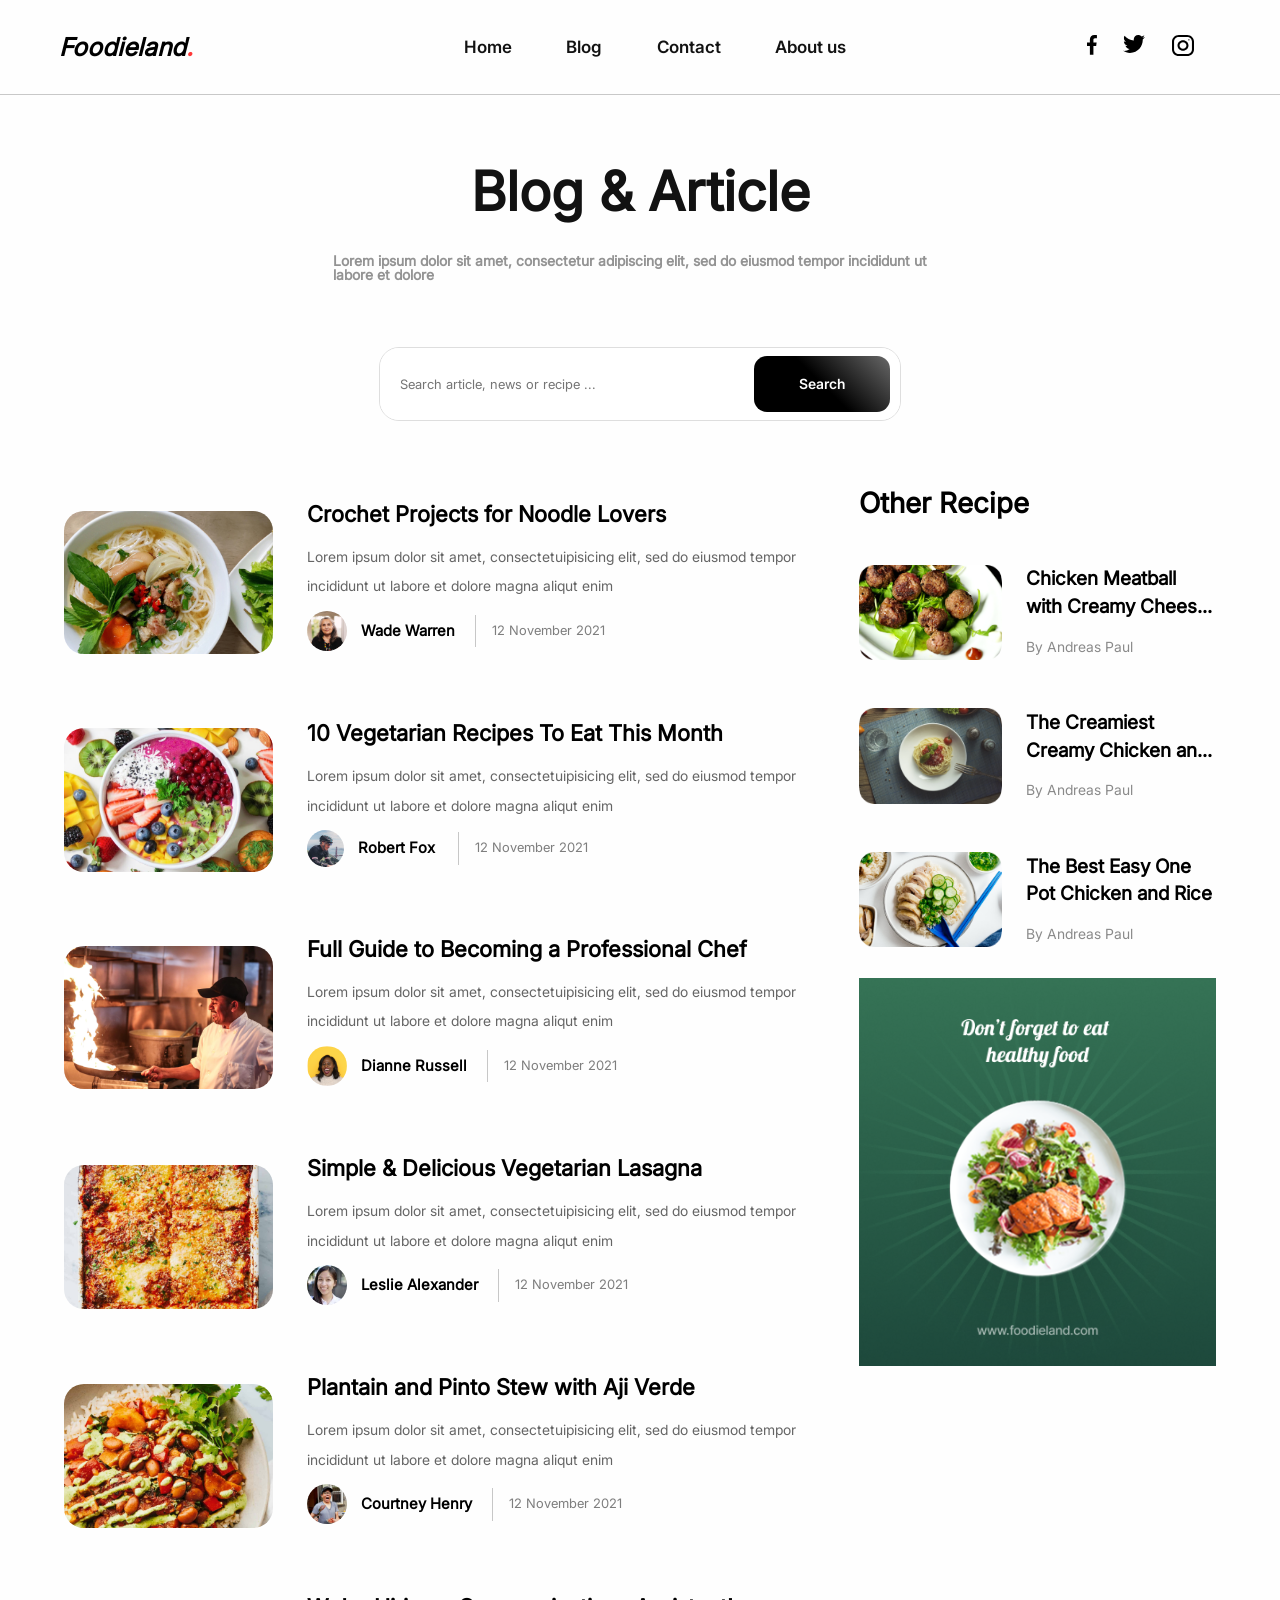
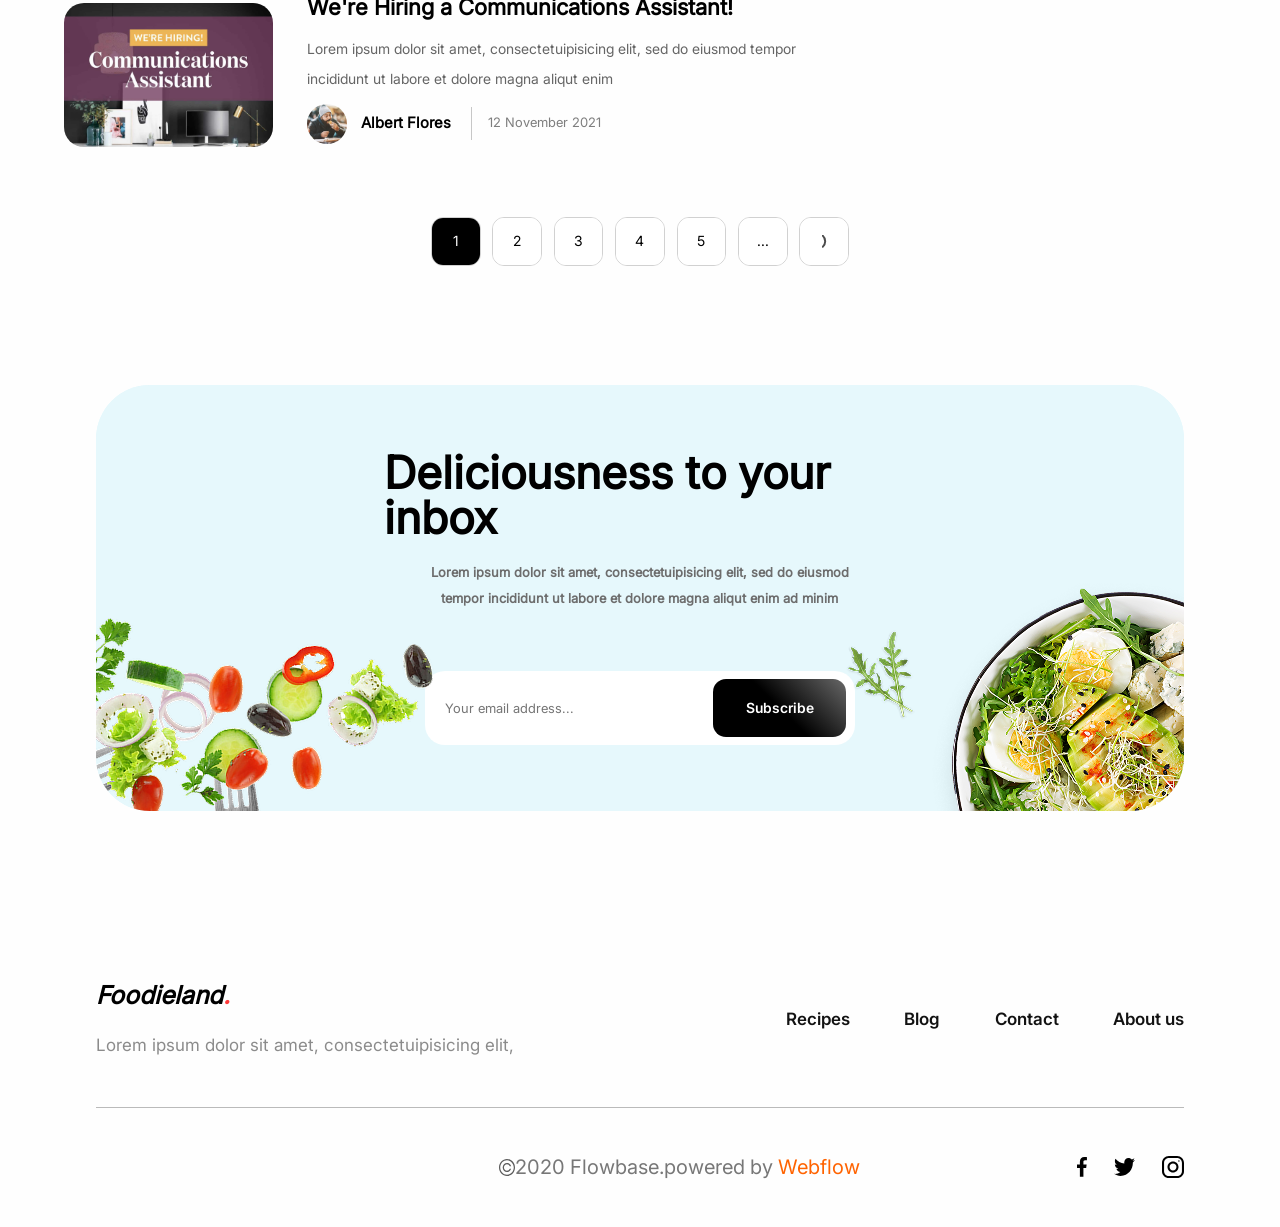
<file: html/blog-pagination/blog-1.html>
<!DOCTYPE html>
<html lang="en">
<head>
    <meta charset="UTF-8">
    <meta name="viewport" content="width=device-width, initial-scale=1.0">
    <title>Blog & Article</title>
    <link rel="stylesheet" href="../../css/reset.css">
    <link rel="stylesheet" href="../../css/style.css">
</head>
<script src="../../js/blog-search.js"></script>
<body>
    <header>
        <span class="logo">
            Foodieland<span>.</span>
        </span>
        <ul class="menu">
            <li><a class="font-SemiBold" href="a.html">Home</a></li>
            <li><a class="font-SemiBold" href="blog.html">Blog</a></li>
            <li><a class="font-SemiBold" href="contact-us.html">Contact</a></li>
            <li><a class="font-SemiBold" href="contact-us.html">About us</a></li>
        </ul>
        <ul class="social">
            <li><a href="#"><img src="../../icons/001-facebook.svg"></a></li>
            <li><a href="#"><img src="../../icons/003-twitter.svg"></a></li>
            <li><a href="#"><img src="../../icons/004-instagram.svg"></a></li>
        </ul>
    </header>
    <!-- main content -->
     <main class="full-w">
        <div class="blog-main">
            <h1 class="title">Blog & Article</h1>
            <h2 class="subtitle">Lorem ipsum dolor sit amet, consectetur adipiscing elit, sed do eiusmod tempor incididunt ut labore et dolore</h2>
            <div class="row-input no-blur">
                <input type="text" placeholder="Search article, news or recipe ..." class="email-input no-blur" name="Search" id="searchInput">
                <input type="submit"  name="Search" id="searchBtn" class="email-botton font-SemiBold no-blur" value="Search">
            </div>
        </div>
         <!-- Ingredients section -->
          <section class="ingredients-section with-container-2">
            <div class="send-deta-ingredients-wrappper">
                <ul class="blog-item-wrapper">
                    <li class="blog-item">
                        <div class="blog-item-img">
                            <img src="../../img/BlogListPage/Mask Group.png">
                        </div>
                        <div class="blog-item-content">
                            <div class="top-content">
                                <h3 class="title">Crochet Projects for Noodle Lovers</h3>
                                <h4 class="description">
                                    Lorem ipsum dolor sit amet, consectetuipisicing elit, sed do
                                    eiusmod tempor incididunt ut labore et dolore magna aliqut enim
                                </h4>
                            </div>
                            <ul class="blog-item-details">
                                <li>
                                    <img src="../../img/BlogListPage/Ellipse 2 (5).svg">
                                    <h5>Wade Warren</h5>
                                </li>
                                <li>
                                    <h5>12 November 2021</h5>
                                </li>
                            </ul>
                        </div>
                    </li>
                    <li class="blog-item">
                        <div class="blog-item-img">
                            <img src="../../img/BlogListPage/Mask Group (1).png">
                        </div>
                        <div class="blog-item-content">
                            <div class="top-content">
                                <h3 class="title">10 Vegetarian Recipes To Eat This Month</h3>
                                <h4 class="description">
                                    Lorem ipsum dolor sit amet, consectetuipisicing elit, sed do
                                    eiusmod tempor incididunt ut labore et dolore magna aliqut enim
                                </h4>
                            </div>
                            <ul class="blog-item-details">
                                <li>
                                    <img src="../../img/BlogListPage/Ellipse 2 (4).svg">
                                    <h5>Robert Fox</h5>
                                </li>
                                <li>
                                    <h5>12 November 2021</h5>
                                </li>
                            </ul>
                        </div>
                    </li>
                    <li class="blog-item">
                        <div class="blog-item-img">
                            <img src="../../img/BlogListPage/Mask Group (2).png">
                        </div>
                        <div class="blog-item-content">
                            <div class="top-content">
                                <h3 class="title">Full Guide to Becoming a Professional Chef</h3>
                                <h4 class="description">
                                    Lorem ipsum dolor sit amet, consectetuipisicing elit, sed do
                                    eiusmod tempor incididunt ut labore et dolore magna aliqut enim
                                </h4>
                            </div>
                            <ul class="blog-item-details">
                                <li>
                                    <img src="../../img/BlogListPage/Ellipse 2 (3).svg">
                                    <h5>Dianne Russell</h5>
                                </li>
                                <li>
                                    <h5>12 November 2021</h5>
                                </li>
                            </ul>
                        </div>
                    </li>
                    <li class="blog-item">
                        <div class="blog-item-img">
                            <img src="../../img/BlogListPage/Mask Group (3).png">
                        </div>
                        <div class="blog-item-content">
                            <div class="top-content">
                                <h3 class="title">Simple & Delicious Vegetarian Lasagna</h3>
                                <h4 class="description">
                                    Lorem ipsum dolor sit amet, consectetuipisicing elit, sed do
                                    eiusmod tempor incididunt ut labore et dolore magna aliqut enim
                                </h4>
                            </div>
                            <ul class="blog-item-details">
                                <li>
                                    <img src="../../img/BlogListPage/Ellipse 2 (2).svg">
                                    <h5>Leslie Alexander</h5>
                                </li>
                                <li>
                                    <h5>12 November 2021</h5>
                                </li>
                            </ul>
                        </div>
                    </li>
                    <li class="blog-item">
                        <div class="blog-item-img">
                            <img src="../../img/BlogListPage/Mask Group (4).png">
                        </div>
                        <div class="blog-item-content">
                            <div class="top-content">
                                <h3 class="title">Plantain and Pinto Stew with Aji Verde</h3>
                                <h4 class="description">
                                    Lorem ipsum dolor sit amet, consectetuipisicing elit, sed do
                                    eiusmod tempor incididunt ut labore et dolore magna aliqut enim
                                </h4>
                            </div>
                            <ul class="blog-item-details">
                                <li>
                                    <img src="../../img/BlogListPage/Ellipse 2 (1).svg">
                                    <h5>Courtney Henry</h5>
                                </li>
                                <li>
                                    <h5>12 November 2021</h5>
                                </li>
                            </ul>
                        </div>
                    </li>
                    <li class="blog-item">
                        <div class="blog-item-img">
                            <img src="../../img/BlogListPage/Mask Group (5).png">
                        </div>
                        <div class="blog-item-content">
                            <div class="top-content">
                                <h3 class="title">We're Hiring a Communications Assistant!</h3>
                                <h4 class="description">
                                    Lorem ipsum dolor sit amet, consectetuipisicing elit, sed do
                                    eiusmod tempor incididunt ut labore et dolore magna aliqut enim
                                </h4>
                            </div>
                            <ul class="blog-item-details">
                                <li>
                                    <img src="../../img/BlogListPage/Ellipse 2.svg">
                                    <h5>Albert Flores</h5>
                                </li>
                                <li>
                                    <h5>12 November 2021</h5>
                                </li>
                            </ul>
                        </div>
                    </li>
                </ul>
            </div>
            <!-- other recipe item -->
            <div class="other-recipe">
                <h3 class="other-recipe-title">Other Recipe</h3>
                <!-- item1 -->
                <div class="other-recipe-item">
                    <div class="image-wrapper">
                        <img src="../../img/Recipe-Details/Mask Group.png">
                    </div>
                    <div class="recipe-item-detail">
                        <h3 class="recipe-item-title">
                            Chicken Meatball
                            with Creamy Chees...
                        </h3>
                        <h4 class="recipe-item-author">
                            By Andreas Paul
                        </h4>
                    </div>
                </div>
                <!-- item2 -->
                <div class="other-recipe-item">
                    <div class="image-wrapper">
                        <img src="../../img/Recipe-Details/Mask Group (1).png">
                    </div>
                    <div class="recipe-item-detail">
                        <h3 class="recipe-item-title">
                            The Creamiest
                            Creamy Chicken an...
                        </h3>
                        <h4 class="recipe-item-author">
                            By Andreas Paul
                        </h4>
                    </div>
                </div>
                <!-- item3 -->
                <div class="other-recipe-item">
                    <div class="image-wrapper">
                        <img src="../../img/Recipe-Details/Mask Group (2).png">
                    </div>
                    <div class="recipe-item-detail">
                        <h3 class="recipe-item-title">
                            The Best Easy One
                            Pot Chicken and Rice
                        </h3>
                        <h4 class="recipe-item-author">
                            By Andreas Paul
                        </h4>
                    </div>
                </div>
                <img src="../../img/homepage/Ads.png">
            </div>
          </section>
          <nav class="blog-pagination">
            <ul>
                <li class="active"><a href="#">1</a></li>
                <li><a href="blog-2.html" target="_blank">2</a></li>
                <li><a href="blog-3.html" target="_blank">3</a></li>
                <li><a href="#">4</a></li>
                <li><a href="#">5</a></li>
                <li><a href="#">...</a></li>
                <li><a href="#"><img src="../../img/BlogListPage/Vector 8.svg"></a></li>
            </ul>
          </nav>
         <section class="email-box m-t-section with-container">
            <div class="layer-2"></div>
            <form class="get-deta no-blur" action="post">
                <h2 class="overlay no-blur">
                    Deliciousness to your inbox
                </h2>
                <h3 class="overlay no-blur">
                    Lorem ipsum dolor sit amet, consectetuipisicing elit, sed do eiusmod tempor 
                    incididunt ut labore et dolore magna aliqut enim ad minim
                </h3>
                <div class="row-input no-blur">
                    <input type="text" placeholder="Your email address..." class="email-input no-blur" name="email-box" id="email-box">
                    <input type="submit"  name=" Subscribe" id="Subscribe" class="email-botton font-SemiBold no-blur" value="Subscribe">
                </div>
            </form>
                <div class="image-wrapper-left">
                    <img src="../../img/homepage/salad.png" alt="">
                </div>
                <div class="image-wrapper-right">
                    <img src="../../img/homepage/Photo.png" alt="">
                </div>
         </section>
     </main>
     <footer class="footer m-t-section with-container">
        <div class="top-footer">
            <div class="top-left-wrapper">
                <span class="logo">
                    Foodieland<span>.</span>
                </span>
                <h3>
                    Lorem ipsum dolor sit amet, consectetuipisicing elit, 
                </h3>
            </div>
            <div class="top-right-wrapper">
                <ul class="menu-footer">
                    <li><a class="font-SemiBold" href="recipe-details.html">Recipes</a></li>
                    <li><a class="font-SemiBold" href="blog.html">Blog</a></li>
                    <li><a class="font-SemiBold" href="contact-us.html">Contact</a></li>
                    <li><a class="font-SemiBold" href="contact-us.html">About us</a></li>
                </ul>
            </div>
        </div>
        <div class="bottom-footer">
            <div class="left-footer">
                <img src="../../icons/copyright.svg" class="copy-right">
                <h3 class="first-p">2020 Flowbase.powered by</h3>
                <h3 class="second-p">Webflow</h3>
            </div>
            <ul class="social-footer">
            <li><a href="#"><img src="../../icons/001-facebook.svg"></a></li>
            <li><a href="#"><img src="../../icons/003-twitter.svg"></a></li>
            <li><a href="#"><img src="../../icons/004-instagram.svg"></a></li>
            </ul>
        </div>
     </footer>
     <script src="../../js/input-component.js"></script>
</body>
</html>
</file>
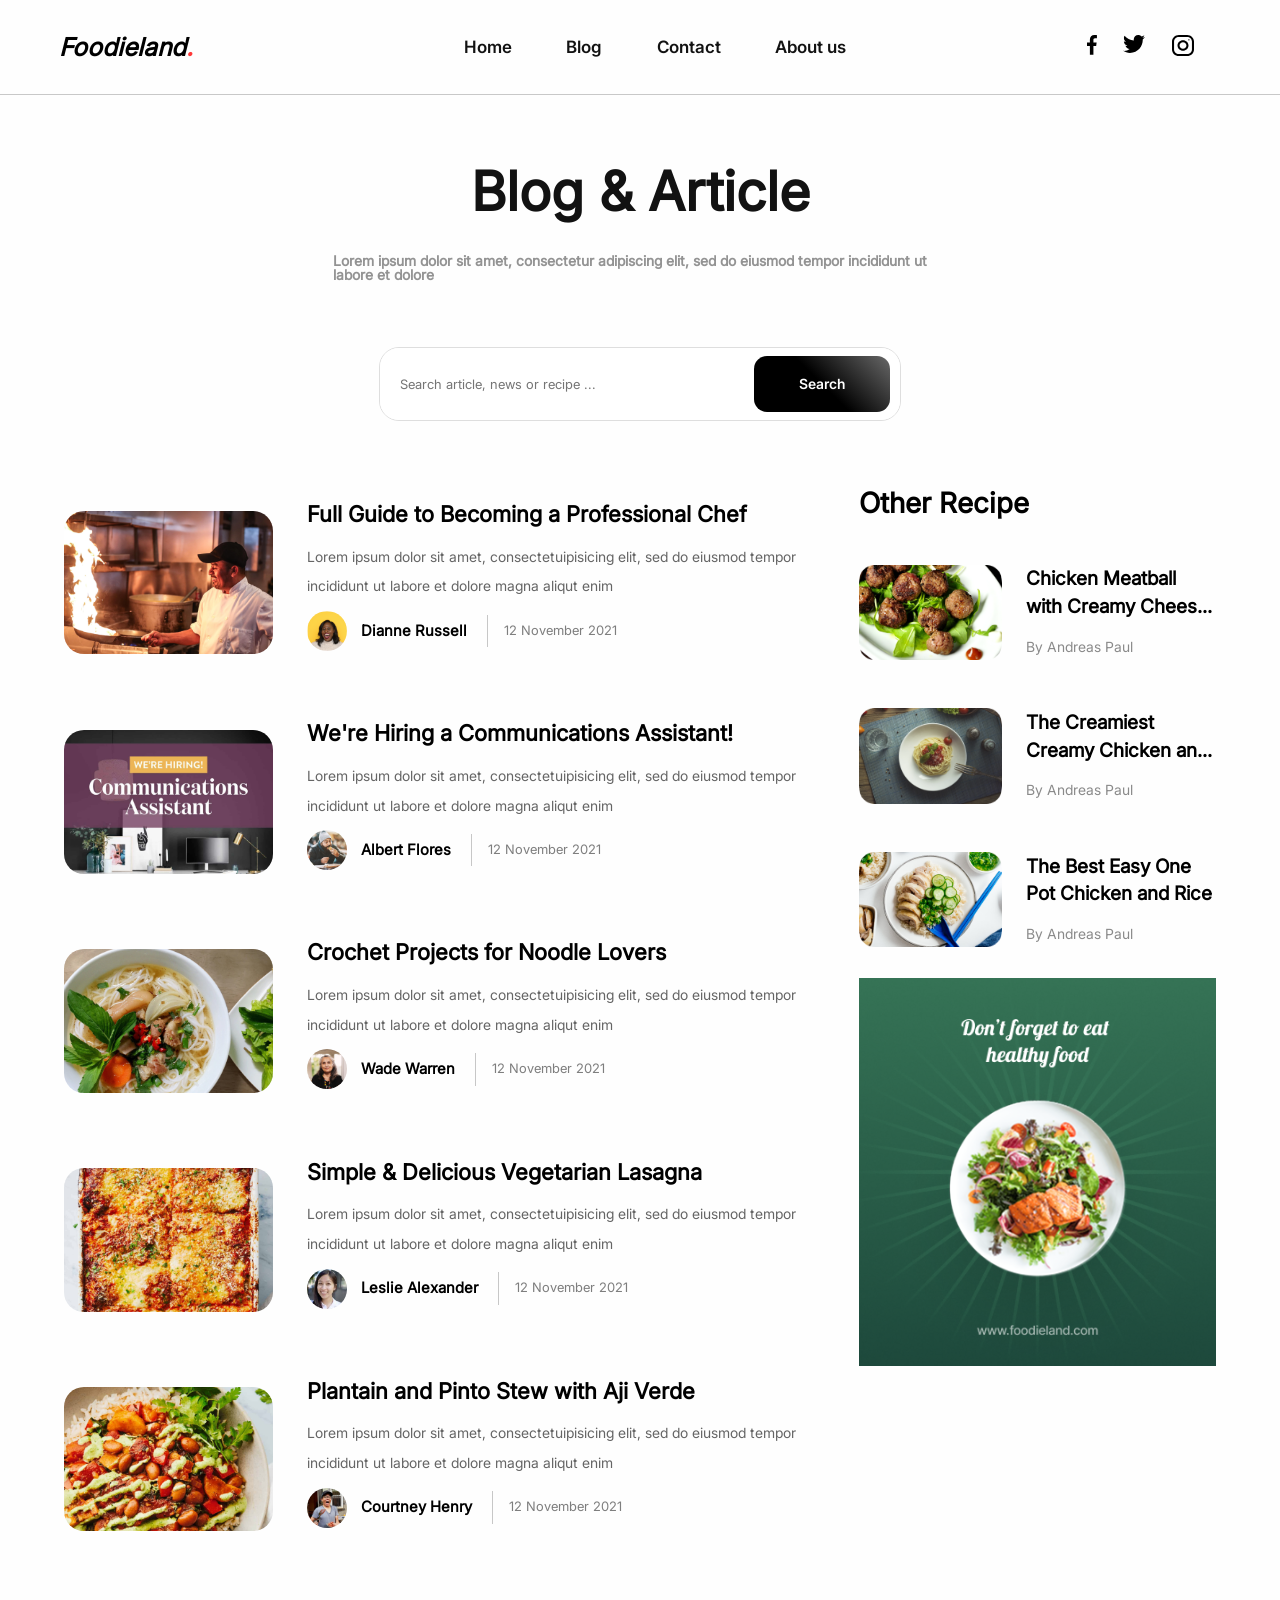
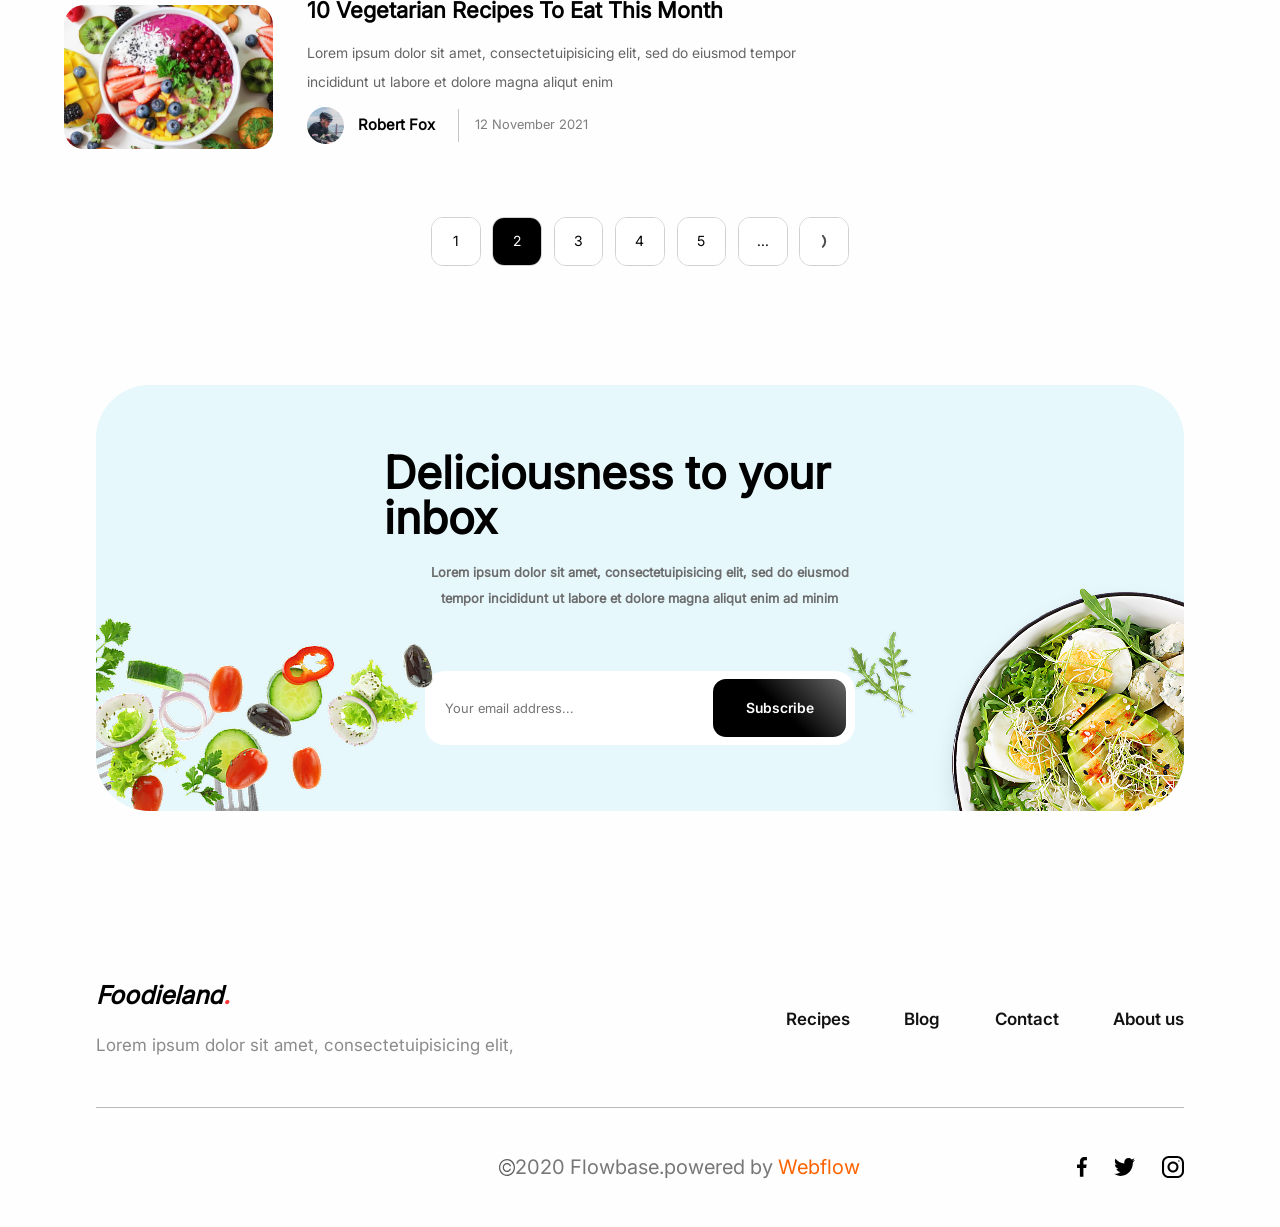
<file: html/blog-pagination/blog-2.html>
<!DOCTYPE html>
<html lang="en">
<head>
    <meta charset="UTF-8">
    <meta name="viewport" content="width=device-width, initial-scale=1.0">
    <title>Blog & Article</title>
    <link rel="stylesheet" href="../../css/reset.css">
    <link rel="stylesheet" href="../../css/style.css">
</head>
<script src="../../js/blog-search.js"></script>
<body>
    <header>
        <span class="logo">
            Foodieland<span>.</span>
        </span>
        <ul class="menu">
            <li><a class="font-SemiBold" href="a.html">Home</a></li>
            <li><a class="font-SemiBold" href="blog.html">Blog</a></li>
            <li><a class="font-SemiBold" href="contact-us.html">Contact</a></li>
            <li><a class="font-SemiBold" href="contact-us.html">About us</a></li>
        </ul>
        <ul class="social">
            <li><a href="#"><img src="../../icons/001-facebook.svg"></a></li>
            <li><a href="#"><img src="../../icons/003-twitter.svg"></a></li>
            <li><a href="#"><img src="../../icons/004-instagram.svg"></a></li>
        </ul>
    </header>
    <!-- main content -->
     <main class="full-w">
        <div class="blog-main">
            <h1 class="title">Blog & Article</h1>
            <h2 class="subtitle">Lorem ipsum dolor sit amet, consectetur adipiscing elit, sed do eiusmod tempor incididunt ut labore et dolore</h2>
            <div class="row-input no-blur">
                <input type="text" placeholder="Search article, news or recipe ..." class="email-input no-blur" name="Search" id="searchInput">
                <input type="submit"  name="Search" id="searchBtn" class="email-botton font-SemiBold no-blur" value="Search">
            </div>
        </div>
         <!-- Ingredients section -->
          <section class="ingredients-section with-container-2">
            <div class="send-deta-ingredients-wrappper">
                <ul class="blog-item-wrapper">
                    <li class="blog-item">
                        <div class="blog-item-img">
                            <img src="../../img/BlogListPage/Mask Group (2).png">
                        </div>
                        <div class="blog-item-content">
                            <div class="top-content">
                                <h3 class="title">Full Guide to Becoming a Professional Chef</h3>
                                <h4 class="description">
                                    Lorem ipsum dolor sit amet, consectetuipisicing elit, sed do
                                    eiusmod tempor incididunt ut labore et dolore magna aliqut enim
                                </h4>
                            </div>
                            <ul class="blog-item-details">
                                <li>
                                    <img src="../../img/BlogListPage/Ellipse 2 (3).svg">
                                    <h5>Dianne Russell</h5>
                                </li>
                                <li>
                                    <h5>12 November 2021</h5>
                                </li>
                            </ul>
                        </div>
                    </li>
                    <li class="blog-item">
                        <div class="blog-item-img">
                            <img src="../../img/BlogListPage/Mask Group (5).png">
                        </div>
                        <div class="blog-item-content">
                            <div class="top-content">
                                <h3 class="title">We're Hiring a Communications Assistant!</h3>
                                <h4 class="description">
                                    Lorem ipsum dolor sit amet, consectetuipisicing elit, sed do
                                    eiusmod tempor incididunt ut labore et dolore magna aliqut enim
                                </h4>
                            </div>
                            <ul class="blog-item-details">
                                <li>
                                    <img src="../../img/BlogListPage/Ellipse 2.svg">
                                    <h5>Albert Flores</h5>
                                </li>
                                <li>
                                    <h5>12 November 2021</h5>
                                </li>
                            </ul>
                        </div>
                    </li>
                    <li class="blog-item">
                        <div class="blog-item-img">
                            <img src="../../img/BlogListPage/Mask Group.png">
                        </div>
                        <div class="blog-item-content">
                            <div class="top-content">
                                <h3 class="title">Crochet Projects for Noodle Lovers</h3>
                                <h4 class="description">
                                    Lorem ipsum dolor sit amet, consectetuipisicing elit, sed do
                                    eiusmod tempor incididunt ut labore et dolore magna aliqut enim
                                </h4>
                            </div>
                            <ul class="blog-item-details">
                                <li>
                                    <img src="../../img/BlogListPage/Ellipse 2 (5).svg">
                                    <h5>Wade Warren</h5>
                                </li>
                                <li>
                                    <h5>12 November 2021</h5>
                                </li>
                            </ul>
                        </div>
                    </li>
                    <li class="blog-item">
                        <div class="blog-item-img">
                            <img src="../../img/BlogListPage/Mask Group (3).png">
                        </div>
                        <div class="blog-item-content">
                            <div class="top-content">
                                <h3 class="title">Simple & Delicious Vegetarian Lasagna</h3>
                                <h4 class="description">
                                    Lorem ipsum dolor sit amet, consectetuipisicing elit, sed do
                                    eiusmod tempor incididunt ut labore et dolore magna aliqut enim
                                </h4>
                            </div>
                            <ul class="blog-item-details">
                                <li>
                                    <img src="../../img/BlogListPage/Ellipse 2 (2).svg">
                                    <h5>Leslie Alexander</h5>
                                </li>
                                <li>
                                    <h5>12 November 2021</h5>
                                </li>
                            </ul>
                        </div>
                    </li>
                    <li class="blog-item">
                        <div class="blog-item-img">
                            <img src="../../img/BlogListPage/Mask Group (4).png">
                        </div>
                        <div class="blog-item-content">
                            <div class="top-content">
                                <h3 class="title">Plantain and Pinto Stew with Aji Verde</h3>
                                <h4 class="description">
                                    Lorem ipsum dolor sit amet, consectetuipisicing elit, sed do
                                    eiusmod tempor incididunt ut labore et dolore magna aliqut enim
                                </h4>
                            </div>
                            <ul class="blog-item-details">
                                <li>
                                    <img src="../../img/BlogListPage/Ellipse 2 (1).svg">
                                    <h5>Courtney Henry</h5>
                                </li>
                                <li>
                                    <h5>12 November 2021</h5>
                                </li>
                            </ul>
                        </div>
                    </li>
                    <li class="blog-item">
                        <div class="blog-item-img">
                            <img src="../../img/BlogListPage/Mask Group (1).png">
                        </div>
                        <div class="blog-item-content">
                            <div class="top-content">
                                <h3 class="title">10 Vegetarian Recipes To Eat This Month</h3>
                                <h4 class="description">
                                    Lorem ipsum dolor sit amet, consectetuipisicing elit, sed do
                                    eiusmod tempor incididunt ut labore et dolore magna aliqut enim
                                </h4>
                            </div>
                            <ul class="blog-item-details">
                                <li>
                                    <img src="../../img/BlogListPage/Ellipse 2 (4).svg">
                                    <h5>Robert Fox</h5>
                                </li>
                                <li>
                                    <h5>12 November 2021</h5>
                                </li>
                            </ul>
                        </div>
                    </li>
                </ul>
            </div>
            <!-- other recipe item -->
            <div class="other-recipe">
                <h3 class="other-recipe-title">Other Recipe</h3>
                <!-- item1 -->
                <div class="other-recipe-item">
                    <div class="image-wrapper">
                        <img src="../../img/Recipe-Details/Mask Group.png">
                    </div>
                    <div class="recipe-item-detail">
                        <h3 class="recipe-item-title">
                            Chicken Meatball
                            with Creamy Chees...
                        </h3>
                        <h4 class="recipe-item-author">
                            By Andreas Paul
                        </h4>
                    </div>
                </div>
                <!-- item2 -->
                <div class="other-recipe-item">
                    <div class="image-wrapper">
                        <img src="../../img/Recipe-Details/Mask Group (1).png">
                    </div>
                    <div class="recipe-item-detail">
                        <h3 class="recipe-item-title">
                            The Creamiest
                            Creamy Chicken an...
                        </h3>
                        <h4 class="recipe-item-author">
                            By Andreas Paul
                        </h4>
                    </div>
                </div>
                <!-- item3 -->
                <div class="other-recipe-item">
                    <div class="image-wrapper">
                        <img src="../../img/Recipe-Details/Mask Group (2).png">
                    </div>
                    <div class="recipe-item-detail">
                        <h3 class="recipe-item-title">
                            The Best Easy One
                            Pot Chicken and Rice
                        </h3>
                        <h4 class="recipe-item-author">
                            By Andreas Paul
                        </h4>
                    </div>
                </div>
                <img src="../../img/homepage/Ads.png">
            </div>
          </section>
          <nav class="blog-pagination">
            <ul>
                <li><a href="blog-1.html" target="_blank">1</a></li>
                <li class="active"><a href="#">2</a></li>
                <li><a href="blog-3.html" target="_blank">3</a></li>
                <li><a href="#">4</a></li>
                <li><a href="#">5</a></li>
                <li><a href="#">...</a></li>
                <li><a href="#"><img src="../../img/BlogListPage/Vector 8.svg"></a></li>
            </ul>
          </nav>
         <section class="email-box m-t-section with-container">
            <div class="layer-2"></div>
            <form class="get-deta no-blur" action="post">
                <h2 class="overlay no-blur">
                    Deliciousness to your inbox
                </h2>
                <h3 class="overlay no-blur">
                    Lorem ipsum dolor sit amet, consectetuipisicing elit, sed do eiusmod tempor 
                    incididunt ut labore et dolore magna aliqut enim ad minim
                </h3>
                <div class="row-input no-blur">
                    <input type="text" placeholder="Your email address..." class="email-input no-blur" name="email-box" id="email-box">
                    <input type="submit"  name=" Subscribe" id="Subscribe" class="email-botton font-SemiBold no-blur" value="Subscribe">
                </div>
            </form>
                <div class="image-wrapper-left">
                    <img src="../../img/homepage/salad.png" alt="">
                </div>
                <div class="image-wrapper-right">
                    <img src="../../img/homepage/Photo.png" alt="">
                </div>
         </section>
     </main>
     <footer class="footer m-t-section with-container">
        <div class="top-footer">
            <div class="top-left-wrapper">
                <span class="logo">
                    Foodieland<span>.</span>
                </span>
                <h3>
                    Lorem ipsum dolor sit amet, consectetuipisicing elit, 
                </h3>
            </div>
            <div class="top-right-wrapper">
                <ul class="menu-footer">
                    <li><a class="font-SemiBold" href="recipe-details.html">Recipes</a></li>
                    <li><a class="font-SemiBold" href="blog.html">Blog</a></li>
                    <li><a class="font-SemiBold" href="contact-us.html">Contact</a></li>
                    <li><a class="font-SemiBold" href="contact-us.html">About us</a></li>
                </ul>
            </div>
        </div>
        <div class="bottom-footer">
            <div class="left-footer">
                <img src="../../icons/copyright.svg" class="copy-right">
                <h3 class="first-p">2020 Flowbase.powered by</h3>
                <h3 class="second-p">Webflow</h3>
            </div>
            <ul class="social-footer">
            <li><a href="#"><img src="../../icons/001-facebook.svg"></a></li>
            <li><a href="#"><img src="../../icons/003-twitter.svg"></a></li>
            <li><a href="#"><img src="../../icons/004-instagram.svg"></a></li>
            </ul>
        </div>
     </footer>
     <script src="../../js/input-component.js"></script>
</body>
</html>
</file>
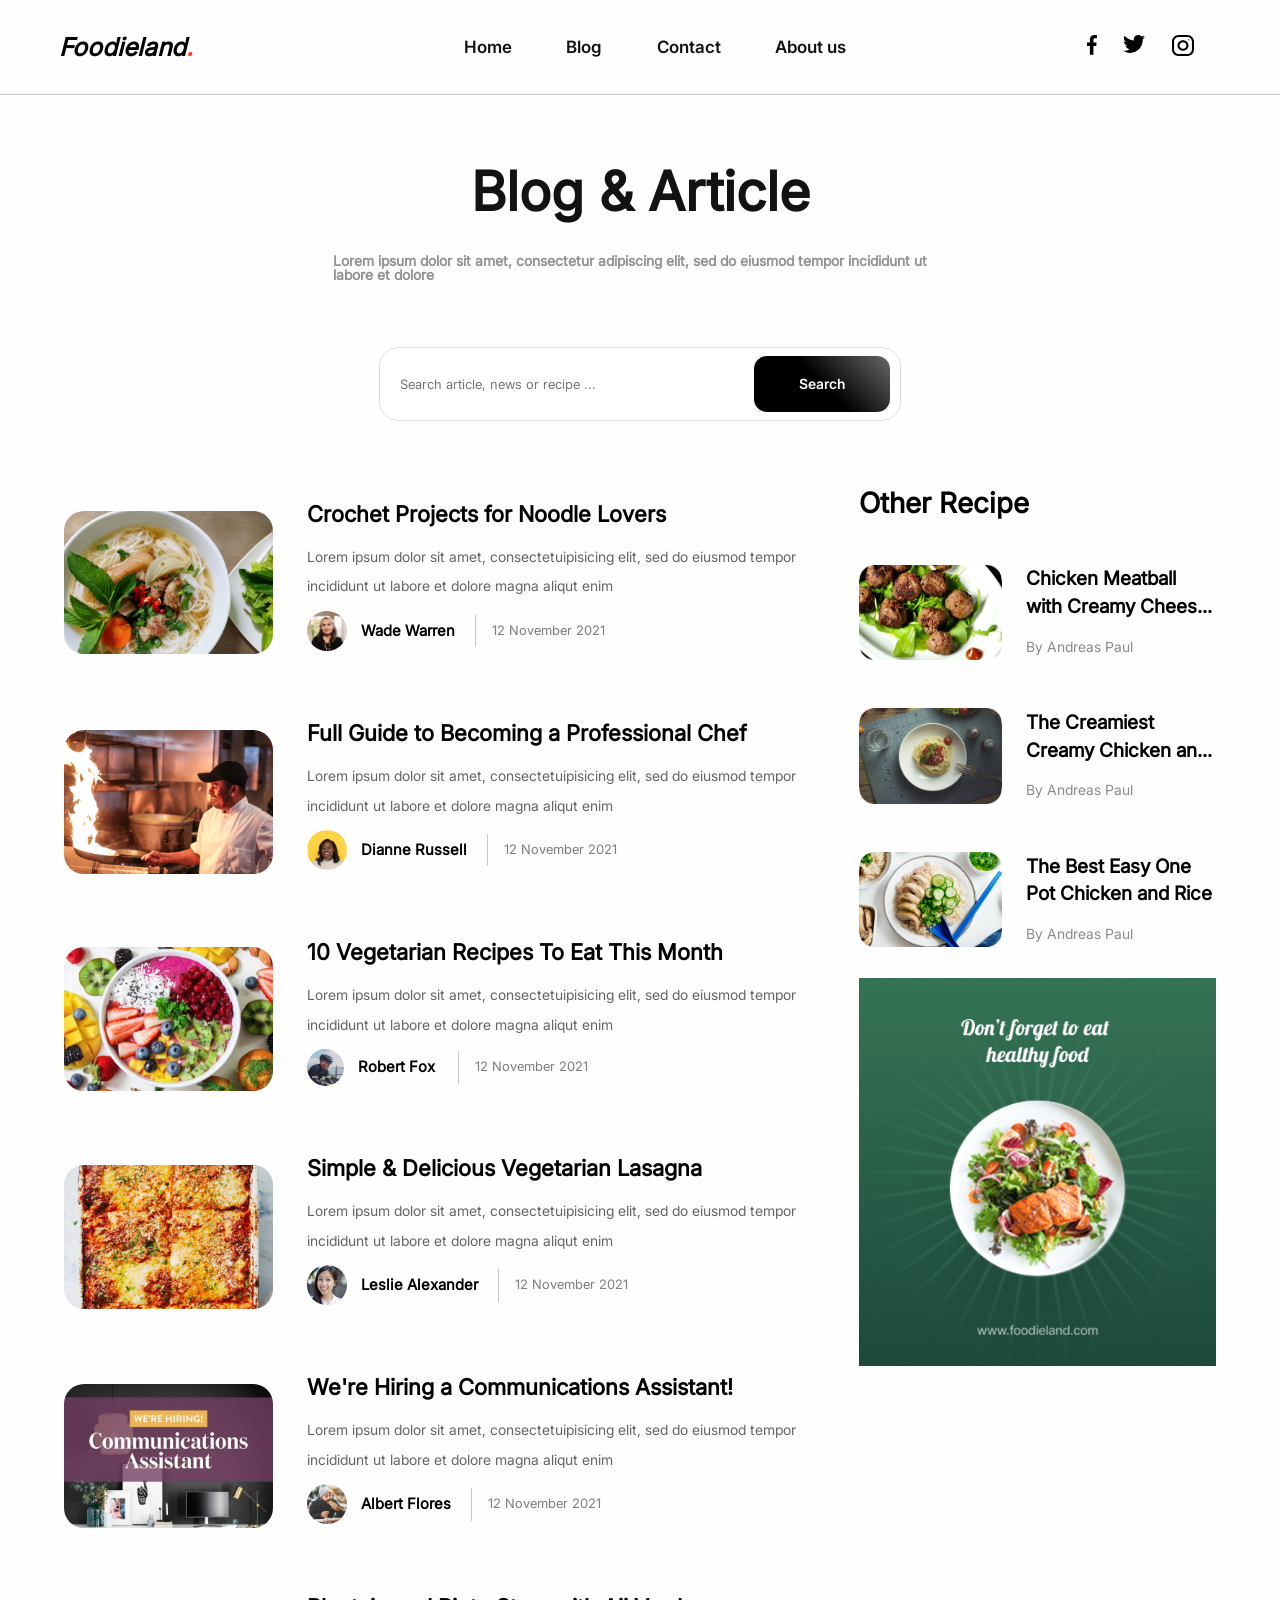
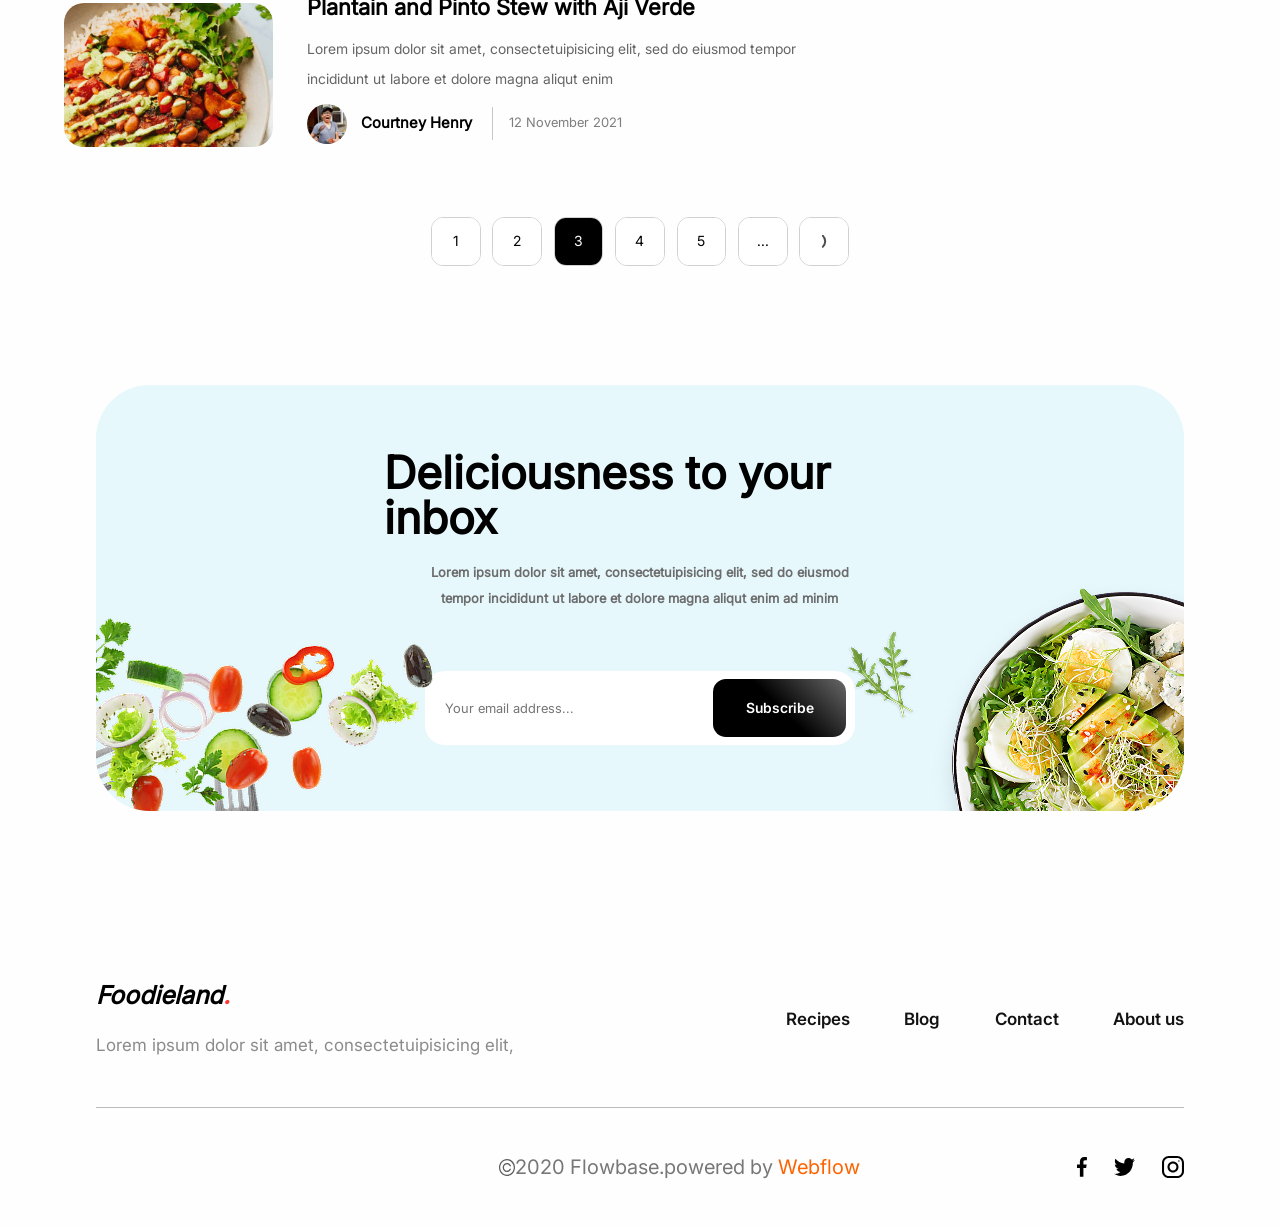
<file: html/blog-pagination/blog-3.html>
<!DOCTYPE html>
<html lang="en">
<head>
    <meta charset="UTF-8">
    <meta name="viewport" content="width=device-width, initial-scale=1.0">
    <title>Blog & Article</title>
    <link rel="stylesheet" href="../../css/reset.css">
    <link rel="stylesheet" href="../../css/style.css">
</head>
<script src="../../js/blog-search.js"></script>
<body>
    <header>
        <span class="logo">
            Foodieland<span>.</span>
        </span>
        <ul class="menu">
            <li><a class="font-SemiBold" href="a.html">Home</a></li>
            <li><a class="font-SemiBold" href="blog.html">Blog</a></li>
            <li><a class="font-SemiBold" href="contact-us.html">Contact</a></li>
            <li><a class="font-SemiBold" href="contact-us.html">About us</a></li>
        </ul>
        <ul class="social">
            <li><a href="#"><img src="../../icons/001-facebook.svg"></a></li>
            <li><a href="#"><img src="../../icons/003-twitter.svg"></a></li>
            <li><a href="#"><img src="../../icons/004-instagram.svg"></a></li>
        </ul>
    </header>
    <!-- main content -->
     <main class="full-w">
        <div class="blog-main">
            <h1 class="title">Blog & Article</h1>
            <h2 class="subtitle">Lorem ipsum dolor sit amet, consectetur adipiscing elit, sed do eiusmod tempor incididunt ut labore et dolore</h2>
            <div class="row-input no-blur">
                <input type="text" placeholder="Search article, news or recipe ..." class="email-input no-blur" name="Search" id="searchInput">
                <input type="submit"  name="Search" id="searchBtn" class="email-botton font-SemiBold no-blur" value="Search">
            </div>
        </div>
         <!-- Ingredients section -->
          <section class="ingredients-section with-container-2">
            <div class="send-deta-ingredients-wrappper">
                <ul class="blog-item-wrapper">
                    <li class="blog-item">
                        <div class="blog-item-img">
                            <img src="../../img/BlogListPage/Mask Group.png">
                        </div>
                        <div class="blog-item-content">
                            <div class="top-content">
                                <h3 class="title">Crochet Projects for Noodle Lovers</h3>
                                <h4 class="description">
                                    Lorem ipsum dolor sit amet, consectetuipisicing elit, sed do
                                    eiusmod tempor incididunt ut labore et dolore magna aliqut enim
                                </h4>
                            </div>
                            <ul class="blog-item-details">
                                <li>
                                    <img src="../../img/BlogListPage/Ellipse 2 (5).svg">
                                    <h5>Wade Warren</h5>
                                </li>
                                <li>
                                    <h5>12 November 2021</h5>
                                </li>
                            </ul>
                        </div>
                    </li>
                    <li class="blog-item">
                        <div class="blog-item-img">
                            <img src="../../img/BlogListPage/Mask Group (2).png">
                        </div>
                        <div class="blog-item-content">
                            <div class="top-content">
                                <h3 class="title">Full Guide to Becoming a Professional Chef</h3>
                                <h4 class="description">
                                    Lorem ipsum dolor sit amet, consectetuipisicing elit, sed do
                                    eiusmod tempor incididunt ut labore et dolore magna aliqut enim
                                </h4>
                            </div>
                            <ul class="blog-item-details">
                                <li>
                                    <img src="../../img/BlogListPage/Ellipse 2 (3).svg">
                                    <h5>Dianne Russell</h5>
                                </li>
                                <li>
                                    <h5>12 November 2021</h5>
                                </li>
                            </ul>
                        </div>
                    </li>
                    <li class="blog-item">
                        <div class="blog-item-img">
                            <img src="../../img/BlogListPage/Mask Group (1).png">
                        </div>
                        <div class="blog-item-content">
                            <div class="top-content">
                                <h3 class="title">10 Vegetarian Recipes To Eat This Month</h3>
                                <h4 class="description">
                                    Lorem ipsum dolor sit amet, consectetuipisicing elit, sed do
                                    eiusmod tempor incididunt ut labore et dolore magna aliqut enim
                                </h4>
                            </div>
                            <ul class="blog-item-details">
                                <li>
                                    <img src="../../img/BlogListPage/Ellipse 2 (4).svg">
                                    <h5>Robert Fox</h5>
                                </li>
                                <li>
                                    <h5>12 November 2021</h5>
                                </li>
                            </ul>
                        </div>
                    </li>
                    <li class="blog-item">
                        <div class="blog-item-img">
                            <img src="../../img/BlogListPage/Mask Group (3).png">
                        </div>
                        <div class="blog-item-content">
                            <div class="top-content">
                                <h3 class="title">Simple & Delicious Vegetarian Lasagna</h3>
                                <h4 class="description">
                                    Lorem ipsum dolor sit amet, consectetuipisicing elit, sed do
                                    eiusmod tempor incididunt ut labore et dolore magna aliqut enim
                                </h4>
                            </div>
                            <ul class="blog-item-details">
                                <li>
                                    <img src="../../img/BlogListPage/Ellipse 2 (2).svg">
                                    <h5>Leslie Alexander</h5>
                                </li>
                                <li>
                                    <h5>12 November 2021</h5>
                                </li>
                            </ul>
                        </div>
                    </li>
                    <li class="blog-item">
                        <div class="blog-item-img">
                            <img src="../../img/BlogListPage/Mask Group (5).png">
                        </div>
                        <div class="blog-item-content">
                            <div class="top-content">
                                <h3 class="title">We're Hiring a Communications Assistant!</h3>
                                <h4 class="description">
                                    Lorem ipsum dolor sit amet, consectetuipisicing elit, sed do
                                    eiusmod tempor incididunt ut labore et dolore magna aliqut enim
                                </h4>
                            </div>
                            <ul class="blog-item-details">
                                <li>
                                    <img src="../../img/BlogListPage/Ellipse 2.svg">
                                    <h5>Albert Flores</h5>
                                </li>
                                <li>
                                    <h5>12 November 2021</h5>
                                </li>
                            </ul>
                        </div>
                    </li>
                    <li class="blog-item">
                        <div class="blog-item-img">
                            <img src="../../img/BlogListPage/Mask Group (4).png">
                        </div>
                        <div class="blog-item-content">
                            <div class="top-content">
                                <h3 class="title">Plantain and Pinto Stew with Aji Verde</h3>
                                <h4 class="description">
                                    Lorem ipsum dolor sit amet, consectetuipisicing elit, sed do
                                    eiusmod tempor incididunt ut labore et dolore magna aliqut enim
                                </h4>
                            </div>
                            <ul class="blog-item-details">
                                <li>
                                    <img src="../../img/BlogListPage/Ellipse 2 (1).svg">
                                    <h5>Courtney Henry</h5>
                                </li>
                                <li>
                                    <h5>12 November 2021</h5>
                                </li>
                            </ul>
                        </div>
                    </li>
                </ul>
            </div>
            <!-- other recipe item -->
            <div class="other-recipe">
                <h3 class="other-recipe-title">Other Recipe</h3>
                <!-- item1 -->
                <div class="other-recipe-item">
                    <div class="image-wrapper">
                        <img src="../../img/Recipe-Details/Mask Group.png">
                    </div>
                    <div class="recipe-item-detail">
                        <h3 class="recipe-item-title">
                            Chicken Meatball
                            with Creamy Chees...
                        </h3>
                        <h4 class="recipe-item-author">
                            By Andreas Paul
                        </h4>
                    </div>
                </div>
                <!-- item2 -->
                <div class="other-recipe-item">
                    <div class="image-wrapper">
                        <img src="../../img/Recipe-Details/Mask Group (1).png">
                    </div>
                    <div class="recipe-item-detail">
                        <h3 class="recipe-item-title">
                            The Creamiest
                            Creamy Chicken an...
                        </h3>
                        <h4 class="recipe-item-author">
                            By Andreas Paul
                        </h4>
                    </div>
                </div>
                <!-- item3 -->
                <div class="other-recipe-item">
                    <div class="image-wrapper">
                        <img src="../../img/Recipe-Details/Mask Group (2).png">
                    </div>
                    <div class="recipe-item-detail">
                        <h3 class="recipe-item-title">
                            The Best Easy One
                            Pot Chicken and Rice
                        </h3>
                        <h4 class="recipe-item-author">
                            By Andreas Paul
                        </h4>
                    </div>
                </div>
                <img src="../../img/homepage/Ads.png">
            </div>
          </section>
          <nav class="blog-pagination">
            <ul>
                <li><a href="blog-1.html" target="_blank">1</a></li>
                <li><a href="blog-2.html" target="_blank">2</a></li>
                <li class="active"><a href="#">3</a></li>
                <li><a href="#">4</a></li>
                <li><a href="#">5</a></li>
                <li><a href="#">...</a></li>
                <li><a href="#"><img src="../../img/BlogListPage/Vector 8.svg"></a></li>
            </ul>
          </nav>
         <section class="email-box m-t-section with-container">
            <div class="layer-2"></div>
            <form class="get-deta no-blur" action="post">
                <h2 class="overlay no-blur">
                    Deliciousness to your inbox
                </h2>
                <h3 class="overlay no-blur">
                    Lorem ipsum dolor sit amet, consectetuipisicing elit, sed do eiusmod tempor 
                    incididunt ut labore et dolore magna aliqut enim ad minim
                </h3>
                <div class="row-input no-blur">
                    <input type="text" placeholder="Your email address..." class="email-input no-blur" name="email-box" id="email-box">
                    <input type="submit"  name=" Subscribe" id="Subscribe" class="email-botton font-SemiBold no-blur" value="Subscribe">
                </div>
            </form>
                <div class="image-wrapper-left">
                    <img src="../../img/homepage/salad.png" alt="">
                </div>
                <div class="image-wrapper-right">
                    <img src="../../img/homepage/Photo.png" alt="">
                </div>
         </section>
     </main>
     <footer class="footer m-t-section with-container">
        <div class="top-footer">
            <div class="top-left-wrapper">
                <span class="logo">
                    Foodieland<span>.</span>
                </span>
                <h3>
                    Lorem ipsum dolor sit amet, consectetuipisicing elit, 
                </h3>
            </div>
            <div class="top-right-wrapper">
                <ul class="menu-footer">
                    <li><a class="font-SemiBold" href="recipe-details.html">Recipes</a></li>
                    <li><a class="font-SemiBold" href="blog.html">Blog</a></li>
                    <li><a class="font-SemiBold" href="contact-us.html">Contact</a></li>
                    <li><a class="font-SemiBold" href="contact-us.html">About us</a></li>
                </ul>
            </div>
        </div>
        <div class="bottom-footer">
            <div class="left-footer">
                <img src="../../icons/copyright.svg" class="copy-right">
                <h3 class="first-p">2020 Flowbase.powered by</h3>
                <h3 class="second-p">Webflow</h3>
            </div>
            <ul class="social-footer">
            <li><a href="#"><img src="../../icons/001-facebook.svg"></a></li>
            <li><a href="#"><img src="../../icons/003-twitter.svg"></a></li>
            <li><a href="#"><img src="../../icons/004-instagram.svg"></a></li>
            </ul>
        </div>
     </footer>
     <script src="../../js/input-component.js"></script>
</body>
</html>
</file>
<file: css/style.css>
/* global-class  */
.full-w {
    width: 100%;
}

.with-container {
    width: 85%;
}

.with-container-2 {
    width: 90%;
}

.m-t-section {
    margin-top: 12rem;
}

/* header-content  */
header {
    width: 100%;
    padding: 3.5rem 6rem;
    border-bottom: 1px solid #c8c8c8;
    display: flex;
    justify-content: space-between;
}

.logo {
    font-size: 2.5rem;
    font-style: italic;
    font-weight: bold;
}

.logo span {
    color: #ff3939;
}

.menu {
    display: flex;
    padding-top: 0.37rem;
    margin-left: 3rem;
}

.menu li {
    margin-right: 5.5rem;
    transform: translateY(0px);
    transition: all .2s ease;
}

.menu li a {
    font-size: 1.76rem;
    color: #121212;
}

.menu li:hover {
    transform: translateY(2px);
}

.menu li:hover a {
    color: #df3756;
}

.menu li:last-child{
    margin-right: 0;
}

.social {
    display: flex;
}

.social li {
    margin-right: 2.7rem;
    transform: translateY(0px);
    transition: all .2s ease;
}

.social li:hover {
    transform: translateY(2px)
}

.social li img {
    max-height: 2.2rem;
}

main {
    display: flex;
    flex-direction: column;
    align-items: center;
    margin-top: 4rem;
}

/* slider content  */

.slider {
    display: flex;
    width: 100%;
    overflow: hidden;
    position: relative;
    height: 54rem;
}

.slider-item {
    width: 85%;
    height: 92%;
    background-color: #e6f9fd;
    border-radius: 45px;
    position: absolute;
    top: 4%;
    display: flex;
    overflow: hidden;
}

.slider-item:nth-child(1) {
    left: -81.5%;
}

.slider-item:nth-child(2) {
    left: 0;
    right: 0;
    top: 0;
    margin: auto;
    height: 100%;
}

.slider-item:nth-child(3) {
    right: -81.5%;
}

/* slider right content */

.right-wrapper {
    position: relative;
    width: 50%;
    height: 100%;
}

.slider-image {
    width: 100%;
    height: 100%;
    object-fit: cover;
}

.slider-badge {
    position: absolute;
    left: -9%;
    max-width: 12rem;
    top: 9%;
    transition: transform 1s ease;
    z-index: 2;
}

.slider-badge:hover {
    transform: rotate(360deg);
}

/* left wrapper content */

.slider-row-top {
    display: flex;
    flex-direction: column;
    width: 100%;
    height: fit-content;
}

.left-wrapper {
    width: 50%;
    display: flex;
    flex-direction: column;
    justify-content: space-between;
    padding: 4rem;
}

.hot-recepies {
    background-color: #fff !important;
    box-shadow: 6px 4px 14px -5px rgba(0, 0, 0, 0.26);
}

.mark {
    display: flex;
    padding: 1rem 1.5rem;
    width: fit-content;
    height: auto;
    border-radius: 30px;
    align-items: center;
    font-size: 1.2rem;
    background-color: #dbedf1;
    

}

.mark img {
    max-height: 2rem;
    margin-right: 1rem;
}

.slider-title {
    margin-top: 2.7rem;
    font-size: 6rem;
    max-width: 80%;
    line-height: 7.8rem;
}

.slider-p {
    margin-top: 2rem;
    font-size: 1.6rem;
    max-width: 96%;
    line-height: 2.8rem;
    color: #676767;
}

.mark-row {
    display: flex;
    width: 37%;
    justify-content: space-between;
    margin-top: 2.5rem;
    
}

.mark-row .mark {
    width: 12rem !important;
    margin-right: 1.5rem;
    padding: 0.8rem 1.2rem;
    font-size: 1.12rem;
    color: #4f4f4f;
    white-space: nowrap;
    cursor: pointer;
    transition: all .7s ease;

}

.mark-row .mark:hover {
    padding: 7% 180% 7% 10%;
    color: #ffffff;
    font-size: 1.5rem;
    background-color: #84c5f7;
    margin: 0 1rem;
    box-shadow: 6px 20px 30px -5px rgba(0, 0, 0, 0.26);
}


.mark pre{
  font-size: 0;
  opacity: 0;
  transform: translateY(10px);
  transition: 0.4s ease-out;

}

.mark:hover pre {
  font-size: 1.5rem;
  font-style: italic;
  color: #ffffff;
  height: 100%;
  width: 100%;
  opacity: 1;
  transform: translateY(0);
}

.mark-row .mark img {
    max-height: 1.7rem;
    margin-right: 0.7rem;
}

.slider-row-bottom {
    display: flex;
    justify-content: space-between;
    align-items: center;
    width: 100%;
    height: fit-content;
}

.author-wrapper {
    display: flex;
    align-items: center;
    transition: all .5s ease-out;
}

.author-wrapper:hover {
    scale: 1.1;
    margin-left: 1.5rem;
    background-color: rgb(255, 255, 255,0.5);
    border-radius: 30px;
    padding-right:1.5rem;
    box-shadow: 12px 20px 15px -5px rgba(0, 0, 0, 0.26);
}

.author-wrapper img {
    max-width: 4rem;
    margin-right: 1.5rem;
}

.author-wrapper ul {
    display: flex;
    flex-direction: column;
}

.author-wrapper ul li {
    font-size: 1.23rem;
}

.author-wrapper ul li:nth-child(1) {
    margin-bottom: 0.7rem;
}

.slider-btn {
    display: flex;
    width: fit-content;
    padding: 1.2rem 2.4rem 1.3rem;
    height: fit-content;
    border: none;
    background-color: #000000;
    font-size: 1.3rem;
    color: #e6f9fd;
    align-items: center;
    border-radius: 13px;
    cursor: pointer;
    background: linear-gradient(45deg, #000000, #000000, #bebebe);
    background-size: 200%;
    transform: translateY(0px);
    transition: all .7s ease;
}

.slider-btn:hover {
    scale: 1.25;
    background-position: right;
    box-shadow: 12px 20px 15px -5px rgba(0, 0, 0, 0.26);
}

.slider-btn img {
    max-width: 2rem;
    margin-left: 1.5rem;
}

/* category section */

.category {
    display: flex;
    flex-direction: column;
}

.row-title {
    display: flex;
    justify-content: space-between;
    align-items: center;
}

.row-title h2 {
    font-size: 3rem;
    padding-bottom: 1.6rem;
}

.row-title a {
    display: flex;
    padding: 1.6rem 1.8rem;
    background-color: #e6f9fd;
    border-radius: 12px;
    font-size: 1.4rem;
    color: #121212;
    transition: all .4s ease;
}

.row-content {
    display: flex;
    align-items: center;
    justify-content: space-between;
    margin-top: 4.5rem;
}

.category-item {
    width: 14%;
    border-radius: 32px;
    overflow: hidden;
    display: flex;
    flex-direction: column;
    justify-content: space-between;
    align-items: center;
    padding-bottom: 3rem;
    position: relative;
    height: 19rem;
    transition: all .7s ease;
}

.category-item .bg {
    position: absolute;
    bottom: 0;
    width: 100%;
    height: 70%;
    z-index: 1;
}

.category-item .bg-1 {
    background: linear-gradient(180deg, #fefefe, #f7f8f5, #f1f3ed);
    transition: all 0.7s;
}

.category-item .bg-2 {
    background: linear-gradient(180deg, #fefefe, #f8fcf6, #f1f9ed);
}

.category-item .bg-3 {
    background: linear-gradient(180deg, #fefefe, #fcf4f3, #f9eae9);
}

.category-item .bg-4 {
    background: linear-gradient(180deg, #fefefe, #fdfaf3, #fdf6e8);
}

.category-item .bg-5 {
    background: linear-gradient(180deg, #fefefe, #fff6e4, #ffaa0039);
}

.category-item .bg-6 {
    background: linear-gradient(180deg, #fefefe, #f8f2f2, #65000037);
}

.category-item img {
    max-width: 50%;
    z-index: 2;
}

.category-item h3 {
    font-size: 1.7rem;
    z-index: 2;
}

.shadow-1 {
    filter: drop-shadow(7px 17px 13px #d9dad6);
}

.shadow-2 {
    filter: drop-shadow(7px 17px 13px #cde0ce);
}

.shadow-3 {
    filter: drop-shadow(7px 17px 13px #f3d8d6);
}

.shadow-4 {
    filter: drop-shadow(7px 17px 13px #f9f0de);
}

.shadow-5 {
    filter: drop-shadow(7px 17px 13px #efe6d7);
}

.shadow-6 {
    filter: drop-shadow(7px 17px 13px #f6d2d3);
}

.category-item:hover {
    scale: 1.17;
    border-bottom: rgb(255, 130, 151)000000 solid;
    border-radius: 10px;
    border-width: 5px;
    margin-left: 5%;
    margin-right: 5%;
}

.row-title a:hover{
    color: #83e2ff;
    background-color: #000000c1;
    scale: 1.1;
    border-radius: 25px;
}

/* product section */

.product-section {
    display: flex;
    flex-direction: column;
    align-items: center;
}

.title {
    font-size: 5rem;
    margin-bottom: 4rem;
}

.description {
    font-size: 1.6rem;
    max-width: 51%;
    text-align: center;
    line-height: 3rem;
}

.product-section .row-content {
    display: flex;
    align-items: center;
    justify-content: space-between;
}

.product-section .item {
    display: flex;
    flex-direction: column;
    align-items: flex-start;
    padding: 2rem;
    background: linear-gradient(180deg, #fefefe, #f3fbfd, #e6f8fc);
    border-radius: 20px;
    overflow: hidden;
    width: 31%;
    color: #000000;
    transition: all 0.5s ease-in-out;
}

.product-section .img-wrapper {
    width: 100%;
    height: 26.5rem;
    overflow: hidden;
    border-radius: 20px;
    position: relative;
}

.product-section .img-wrapper .image {
    width: 100%;
    height: 100%;
}

.product-section .like-btn {
    position: absolute;
    top: 6%;
    right: 4%;
    width: 4.8rem;
    height: 4.8rem;
    background-color: #fff;
    border-radius: 50%;
    display: flex;
    justify-content: center;
    align-items: center;
    transition: all .2s ease;
    cursor: pointer;
}

.product-section .like-btn img {
    max-width: 100%;
}

.product-section .item-title {
    max-width: 98%;
    font-size: 2rem;
    padding-right: 7%;
    padding-left: 1%;
    margin-top: 2rem;
    line-height: 3rem;
    margin-bottom: 2rem;
}

.product-section .row-details {
    display: flex;
    align-items: center;
    padding-left: 1%;
}

.product-section .row-details li {
    display: flex;
    align-items: center;
}

.product-section .row-details li:nth-child(1) {
    margin-right: 2rem;
}

.product-section .row-details img {
    max-width: 2rem;
    margin-right: 1rem;
}

.product-section .row-details h5 {
    font-size: 1.14rem;
    color: #6c6c6c;
}

.item-banner {
    width: 31%;
    height: 100%;
    overflow: hidden;
}

.item-banner img {
    width: 100%;
    height: 100%;
    object-fit: cover;
}


.product-section .item:hover {
    scale: 1.1;
    background: linear-gradient(180deg, #fbfeff84, #69b4ff84, #52d7ff84);
    box-shadow: 0 0 25px rgba(0, 255, 200, 0.3);
    transform: translate(0, -2%);
    animation: illumante 2s ease-in-out infinite;
}

@keyframes illumante {
    0% {
        box-shadow: 0 0 25px rgba(0, 255, 200, 0.3);
    }
    50% {
        box-shadow: 0 0 25px rgba(0, 255, 200, 0.7);
    }
    100% {
        box-shadow: 0 0 25px rgba(0, 255, 200, 0.3);
    }
}

.product-section:hover .img-wrapper img {
    filter: blur(3px) brightness(0.5);
    transition: 0.3s;
}

.product-section .item:hover .img-wrapper img {
    filter: blur(0) brightness(1);
}

/* chief-section */
.chief-section {
    display: flex;
    flex-direction: row-reverse;
    align-items: center;
    justify-content: space-between;
}

.chief-section .right-wrapper {
    position: relative;
    width: 49%;
    display: flex;
    justify-content: center;
}

.color-layer {
    position: absolute;
    bottom: 0;
    right: 0;
    width: 90%;
    height: 100%;
    z-index: 1;
    background: linear-gradient(180deg, #fefefe, #f3fbfd, #e6f8fc);
    border-radius: 20px;
    border-top-left-radius: 0;
    border-top-left-radius: 0;
}

.chief-section .right-wrapper .chief {
    max-width: 92%;
    z-index: 2;
    transform: translateX(-2%);
    transition: all .4s ease;
}

.chief-section .right-wrapper:hover .chief {
    transform: translateX(1%);
}

.chief-layer {
    position: absolute;
    width: 100%;
    height: 100%;
    z-index: 3;
}

.chief-section .chief-layer .images-float {
    width: 100%;
    height: 100%;
    position: relative;
}

.chief-section .chief-layer .images-float li {
    position: absolute;
    width: fit-content;
    height: fit-content;
    transform: scale(0.9);
}

.chief-section .chief-layer .images-float li:nth-child(1) {
    top: 27%;
    right: 4%;
}

.chief-section .chief-layer .images-float li:nth-child(2) {
    top: 3%;
    left: 17%;
}

.chief-section .chief-layer .images-float li:nth-child(3) {
    left: 6%;
    bottom: 20%;
}

.chief-section .chief-layer .images-float li:nth-child(4) {
    top: 12%;
    right: 23%;
}

.chief-section .left-wrapper {
    width: 50%;
    display: flex;
    flex-direction: column;
    height: fit-content;
}

.chief-section .left-wrapper .title {
    font-size: 4rem;
    margin-bottom: 2rem;
    max-width: 79%;
    line-height: 6rem;
    white-space: pre-line;
}

.chief-section .left-wrapper .desc {
    max-width: 100%;
    font-size: 1.4rem;
    color: #707070;
    line-height: 2.2rem;
    margin-bottom: 4rem;
}

.chief-section .left-wrapper a {
    display: flex;
    width: fit-content;
    padding: 1.8rem 3.8rem;
    height: fit-content;
    border: none;
    background: linear-gradient(45deg, #000000, #000000, #8a8a8a);
    font-size: 1.3rem;
    color: #ffffff;
    align-items: center;
    border-radius: 13px;
    cursor: pointer;
    background-size: 200%;
    transform: translateY(0px);
    transition: all .6s ease;
}

.chief-section .left-wrapper a:hover {
    scale: 1.2;
    background-position: right;
    box-shadow: 12px 20px 15px -5px rgba(0, 0, 0, 0.26);
}

/* instagram section */

.instagram-section {
    min-height: 100vh;
    background: linear-gradient(180deg, #fefefe, #f3fbfd, #e6f8fc);
    overflow: hidden;
    display: flex;
    flex-direction: column;
    align-items: center;
    padding-top: 4rem;
    padding-bottom: 5rem;
}

.instagram-section .title {
    font-size: 3.5rem;
    margin-bottom: 3rem;
}

.instagram-section .desc {
    max-width: 46%;
    font-size: 1.44rem;
    color: #575757;
    line-height: 2.2rem;
    margin-bottom: 7rem;
    text-align: center;
}

.instagram-section .social-list {
    display: flex;
    align-items: center;
    justify-content: space-between;
    margin-bottom: 6rem;
}

.instagram-section .social-list li {
    width: 24%;
    transition: all .4s ease-in;
}

.instagram-section .social-list li:hover {
    scale: 1.17;
    border-bottom: rgb(0, 98, 255)000000 solid;
    border-radius: 10px;
    border-width: 5px;
    margin-left: 5%;
    margin-right: 5%;
}


.instagram-section .social-list li a {
    width: 100%;
    display: flex;
    justify-content: center;
}

.instagram-section .social-list li a img {
    max-width: 100%;
    border-radius: 8px;
}

.instagram-section .btn-link {
    display: flex;
    width: fit-content;
    padding: 1.6rem 2.6rem;
    height: fit-content;
    border: none;
    background-color: #000000;
    font-size: 1.2rem;
    color: #ffffff;
    align-items: center;
    border-radius: 13px;
    cursor: pointer;
    background: linear-gradient(45deg, #000000, #000000, #888888);
    background-size: 200%;
    transform: translateY(0px);
    transition: all .7s ease;
}

.instagram-section .btn-link:hover {
    scale: 1.2;
    background-position: right;
    box-shadow: 12px 20px 15px -5px rgba(0, 0, 0, 0.26);
}

.instagram-section .btn-link img {
    max-width: 2rem;
    margin-left: 1.5rem;
}

/* ===== like-more slider ===== */
.like-more {
    display: flex;
    flex-direction: column;
    margin-left: auto;
    margin-right: auto;
}

.like-more-header {
    display: flex;
    justify-content: center;
    align-items: center;
    margin-bottom: 3.5rem;
}

.like-more-title {
    font-size: 3rem;
}

.slider-controls {
    display: flex;
    gap: 1rem;
}

.slider-arrow-left {
    width: 4.8rem;
    height: 4.8rem;
    border-radius: 50%;
    border:none;
    background: #f2f2f2;
    display: flex;
    align-items: center;
    justify-content: center;
    cursor: pointer;
    color: #121212;
    position: absolute;
    left: -5rem;
    top: 30%;
    z-index: 1;
    transition: all 0.3s ease-in-out;
}

.slider-arrow-right {
    width: 4.8rem;
    height: 4.8rem;
    border-radius: 50%;
    border:none;
    background: #f2f2f2;
    display: flex;
    align-items: center;
    justify-content: center;
    cursor: pointer;
    color: #121212;
    position: absolute;
    right: -5rem;
    top: 30%;
    transition: all 0.3s ease-in-out;
}

.slider-arrow-left:hover, .slider-arrow-right:hover {
    background: #121212;
    border-color: #121212;
    color: #fff;
    border-radius: 30%;
    box-shadow: 0 6px 18px rgba(0,0,0,0.15);
}

/* wrapper clips the track */
.like-slider-container {
    display: flex;
    align-items: center;
    gap: 1.5rem;
    width: 100%;
    position: relative;
}

.like-slider-wrapper {
    flex: 1;
    overflow: hidden;
    padding-top: 10px;
    margin-top: -10px;
}

.like-slider-track {
    display: flex;
    gap: 2.4rem;
    transition: transform 0.45s cubic-bezier(0.4, 0, 0.2, 1);
    will-change: transform;
    cursor: grab;
    user-select: none;
    align-items: flex-start;
}

.like-slider-track.dragging {
    cursor: grabbing;
    transition: none;
}

/* ---- card ---- */
.like-slider-track .item {
    flex: 0 0 calc(25% - 1.8rem);
    min-width: 0;
    display: flex;
    flex-direction: column;
    align-items: flex-start;
    text-decoration: none;
    color: inherit;
    border-radius: 20px;
    overflow: hidden;
    padding-bottom: 1.5rem;
    transition: background 0.4s ease, transform 0.4s ease, box-shadow 0.4s ease;
}

.like-slider-track .item:hover {
    background: linear-gradient(180deg, #fefefe, #d4fffb9e, #9bfff59e);
    transform: translateY(-6px);
    box-shadow: 0 16px 36px rgba(0,0,0,0.08);
}

/* image wrapper */
.like-slider-track .img-wrapper {
    width: 100%;
    height: 18.5rem;
    overflow: hidden;
    border-radius: 20px;
    position: relative;
    display: flex;
    justify-content: center;
}

.like-slider-track .image {
    width: 93%;
    height: 100%;
    object-fit: contain;
    transition: filter 0.3s ease;
}

/* dim all images when hovering the track, highlight the hovered one */
.like-slider-track:hover .image {
    filter: blur(3px) brightness(0.5);
}

.like-slider-track .item:hover .image {
    filter: blur(0) brightness(1);
}

/* like button */
.like-slider-track .like-btn {
    position: absolute;
    top: 6%;
    right: 9%;
    width: 4.4rem;
    height: 4.4rem;
    background-color: #fff;
    border-radius: 50%;
    display: flex;
    justify-content: center;
    align-items: center;
    transition: transform 0.2s ease;
    cursor: pointer;
}

.like-slider-track .like-btn:hover {
    transform: scale(1.15);
}

.like-slider-track .like-btn img {
    max-width: 55%;
}

/* title */
.like-slider-track .item-title {
    max-width: 93%;
    font-size: 1.7rem;
    margin-top: 2rem;
    line-height: 3rem;
    margin-bottom: 1.6rem;
    padding-left: 1.6rem;
    display: -webkit-box;
    -webkit-box-orient: vertical;
    -webkit-line-clamp: 2;
    overflow: hidden;
    text-overflow: ellipsis;
    color: #121212;
}

/* row details */
.like-slider-track .row-details {
    display: flex;
    align-items: center;
    padding-left: 1.6rem;
    gap: 1rem;
}

.like-slider-track .row-details li {
    display: flex;
    align-items: center;
    gap: 0.6rem;
}

.like-slider-track .row-details img {
    max-width: 2rem;
}

.like-slider-track .row-details h5 {
    font-size: 1.14rem;
    color: #6c6c6c;
    white-space: nowrap;
}

/* dots */
.like-slider-dots {
    display: flex;
    justify-content: center;
    gap: 0.8rem;
    margin-top: 3rem;
}

.like-slider-dots .dot {
    width: 0.9rem;
    height: 0.9rem;
    border-radius: 50%;
    background: #d9d9d9;
    border: none;
    cursor: pointer;
    transition: all 0.3s ease;
    padding: 0;
}

.like-slider-dots .dot.active {
    background: #121212;
    width: 2.4rem;
    border-radius: 5px;
}

.email-box {
    display: flex;
    align-items: center;
    justify-content: center;
    overflow: hidden;
    position: relative;
    background-color: #e6f8fc;
    border-radius: 54px;
    height: 43rem;
    transition: all 0.8s ease-in;
}

.layer-2 {
    display: flex;
    width: 100%;
    height: 100%;
    background-color: #e6f8fc;
    align-items: center;
    justify-content: center;
    border: 0;
    position: absolute;
}

.email-box:hover * {
    filter: blur(10px);
    transition: all 0.8s ease-in-out;
}

.email-box:hover .no-blur {
    filter: none;
}

.overlay {
    z-index: 2;
}

.get-deta {
    display: flex;
    flex-direction: column;
    max-width: 47%;
    align-items: center;
}

.email-box h2 {
    font-size: 4.5rem;
    margin-bottom: 2rem;
    z-index: 3;
}

.get-deta h3 {
    font-size: 1.35rem;
    line-height: 2.6rem;
    margin-bottom: 6rem;
    text-align: center;
    color: #6d6d6d;
    max-width: 90%;
}

.image-wrapper-left {
    position: absolute;
    left: 0%;
    bottom: -1%;
}

.image-wrapper-right {
    position: absolute;
    right: 0%;
    bottom: -1%;
}

.row-input {
    position: relative;
    width: 84%;
    height: 7.5rem;
    display: flex;
    align-items: center;
    position: relative;
    overflow: hidden;
    border-radius: 20px;
    transition: all .3s ease;
    border-left: 0;
}

.row-input::after {
    content: "";
    width: 0%;
    height: 3px;
    background-color: #7792c7;
    position: absolute;
    display: block;
    bottom: 0;
    left: 0;
    right: 0;
    margin: auto;
    opacity: 0;
    border-radius: 20px;
    transition: all 0.5s ease;
}

.row-input:hover:after {
    width: 20%;
    opacity: 1;
}

.email-input {
    position: relative;
    width: 100%;
    height: 100%;
    border: none;
    padding-left: 2rem;
}

.email-botton {
    position: absolute;
    right: 2%;
    width: 31%;
    height: 78%;
    border: none;
    border-radius: 13px;
    font-size: 1.4rem;
    color: #fff;
    background: linear-gradient(45deg, #000000, #000000, #686868);
    cursor: pointer;
    transition: all .5s ease;
}

.email-botton:hover {
    scale: 0.9;
    background-position: right;
    box-shadow: 10px 10px 10px -6px rgba(0, 0, 0, 0.26);
}

.footer {
    display: flex;
    flex-direction: column;
    height: 30rem;
    width: 85%;
}

.top-footer {
    display: flex;
    height: 60%;
    justify-content: space-between;
    border-bottom: 1px solid #bababa;
    width: 100%;
    align-items: center;
}

.top-left-wrapper {
    display: flex;
    flex-direction: column;
    justify-content: space-between;
    align-items: flex-start;
    width: 50%;
    height: 40%;
}

.top-left-wrapper h3 {
    font-size: 1.7rem;
    color: #8b8b8b;
    font-weight: 100;
}

.top-right-wrapper {
    display: flex;
    width: 50%;
    height: 100%;
    align-items: center;
    justify-content: flex-end;
}

.menu-footer {
    display: flex;
}

.menu-footer li {
    margin-right: 5.5rem;
    transform: translateY(0px);
    transition: all .2s ease;
    cursor: pointer;
}

.menu-footer li a {
    font-size: 1.76rem;
    color: #121212;
}

.menu-footer li:hover {
    transform: translateY(2px);
}

.menu-footer li:hover a {
    color: #df3756;
}

.menu-footer li:last-child{
    margin-right: 0;
}

.bottom-footer {
    display: flex;
    justify-content: space-between;
    color: #777;
    width: 63%;
    align-self: end;
    height: 40%;
    align-items: center;
}

.bottom-footer .left-footer {
    display: flex;
    align-items: center;
}

.bottom-footer img {
    max-width: 2.2rem;
}

.first-p {
    font-size: 2rem;
    font-weight: 100;
    white-space: nowrap;
}

.second-p {
    font-size: 2rem;
    font-weight: 100;
    color: #ff6300;
    padding-left: 0.5rem;
}

.copy-right {
    max-height: 1.7rem !important;
}

.social-footer {
    display: flex;
    align-items: center;
}

.social-footer li {
    margin-right: 2.7rem;
    transform: translateY(0px);
    transition: all .2s ease;
}

.social-footer li:nth-child(3) {
    margin-right: 0;
}

.social-footer li:hover {
    transform: translateY(2px)
}

.social-footer li img {
    max-height: 2.2rem;
}

/* recipes details page content */
.main-top {
    display: flex;
    justify-content: space-between;
    align-items: center;
}

.main-top .left-wrapper {
    width: 50%;
    display: flex;
    flex-direction: column;
    justify-content: space-between;
    padding: 4rem 0;
}

.main-top .title {
    font-size: 5.5rem;
    margin-bottom: 5rem;
    white-space: nowrap;
}

.main-top .right-wrapper {
    width: fit-content;
    height: fit-content;
    display: flex;
    align-items: center;
}

.main-top .right-wrapper li {
    display: flex;
    flex-direction: column;
}

.main-top .right-wrapper li:first-of-type {
    margin-right: 2.2rem;
}

.main-top .right-wrapper li div {
    display: flex;
    justify-content: center;
    align-items: center;
    width: 6.5rem;
    height: 6.5rem;
    background: #e6f9fd;
    border-radius: 50%;
    transition: all 0.5s ease;
}

.main-top .right-wrapper li div:hover {
    background: #00d1abd8;
    scale: 1.1;
    border-radius: 30%;
    border: 1.5px dashed;
}

.main-top .right-wrapper li div img {
    max-width: 2.1rem;
}

.main-top .right-wrapper li span {
    font-size: 1.1rem;
    text-align: center;
    margin-top: 1rem;
}

.health-details {
    display: flex;
    align-items: center;
    width: fit-content;
}

.health-details > li {
    border-right: 1px solid #b2b2b261;
    border-width: 2px;
    padding: 0 2rem;
    height: 4rem;
    display: flex;
    align-items: center;
}

.health-details > li:nth-child(1) {
    padding-left: 0;
}

.health-details > li:last-of-type {
    border: none;
}

.main-top .author-wrapper:hover {
    scale: 1;
    box-shadow: none;
    background-color: none;
    border-radius: none;
}

.main-top .author-wrapper ul li {
    font-size: 1.15rem;
}

/* video section content */

.video-section {
    display: flex;
    justify-content: space-between;
    align-items: flex-start;
    flex-wrap: wrap;
}

.video-box {
    width: 65%;
    height: 56rem;
    overflow: hidden;
    border-radius: 30px;
    position: relative;
    display: flex;
    justify-content: center;
    align-items: center;
    transition: all 0.5s ease-in-out;
}

.video-cover {
    width: 100%;
    height: 100%;
    object-fit: cover;
}

.play-btn {
    position: absolute;
    width: 10rem;
    height: 10rem;
    display: flex;
    justify-content: center;
    align-items: center;
    border-radius: 50%;
    background: rgba(255, 255, 255, 0.67);
    backdrop-filter: blur(4px);
    transition: all 0.65s ease-in;
}

.play-btn:hover {
    background: rgba(255, 255, 255, 0.7);
    rotate: 360deg;
}

.video-box:hover img {
    filter: brightness(0.4);
}

.play-icon {
    max-width: 40%;
}

.video-details {
    width: 31%;
    background-color: #E7FAFE;
    border-radius: 20px;
    padding: 4rem 3rem 3rem;
    height: stretch;
    display: flex;
    flex-direction: column;
    justify-content: space-between;
    align-items: center;
}

.video-details .top-content {
    display: flex;
    width: 100%;
    flex-direction: column;
}

.video-details .details-title {
    font-size: 2.5rem;
}

.video-details .details-list {
    display: flex;
    flex-direction: column;
    margin-top: 3.5rem;
}

.video-details .details-list li {
    display: flex;
    align-items: center;
    justify-content: space-between;
    padding-bottom: 1.6rem;
    border-bottom: 2px solid #e4e4e4;
    transition: all 0.5s ease-in-out;
}

.video-details .details-list li:hover {
   color: #ffaa00;
   scale: 1.1;
   padding-bottom: 5%;
    border-bottom: 1px solid #6190ff;
}

.video-details .details-list li:not(:last-of-type) {
    margin-bottom: 2rem;
}

.video-details .details-list li h3 {
    font-size: 1.4rem;
    color: #8d8d8d;
}

.video-details .details-list li h4 {
    font-size: 1.6rem;
}

.details-description {
    font-size: 1.4rem;
    text-align: center;
    line-height: 2.5rem;
    color: #888888;
    width: 94%;
    white-space: pre-line;
}

.video-description {
    font-size: 1.4rem;
    text-align: justify;
    line-height: 2.9rem;
    color: #3d3d3d;
    width: 99%;
    margin: auto;
    margin-top: 4rem;
}

/* Ingredients section */

.ingredients-section {
    display: flex;
    align-items: flex-start;
    justify-content: space-between;
    margin-top: 5rem;
}

.send-deta-ingredients-wrappper {
    width: 65%;
    display: flex;
    flex-direction: column;
}

.send-deta-ingredients {
    width: 100%;
    display: flex;
    flex-direction: column;
}

.send-deta-ingredients:first-of-type {
    margin-bottom: 5rem;
}

.send-deta-ingredients:last-of-type {
    margin-top: 8rem;
}

.ingredients-title {
    font-size: 3.2rem;
    margin-bottom: 3rem;
}

.ingredients-subtitle {
    font-size: 1.9rem;
    margin-bottom: 4rem;
    color: #252525;
}

.send-deta-ingredients ul {
    display: flex;
    flex-direction: column;
}

.send-deta-ingredients li {
    display: flex;
    flex-direction: column;
    align-items: center;
    padding-bottom: 3rem;
    border-bottom: 2px solid #eaeaea;
    width: 100%;
}

.send-deta-ingredients li:not(:last-of-type) {
    margin-bottom: 3rem;
}

.send-deta-ingredients li .ingredients-top {
    display: flex;
    align-items: center;
    height: fit-content;
    width: 100%;
    transition: all 0.5s ease-out;
}

.send-deta-ingredients li:hover .ingredients-top {
    margin-left: 13rem;
    scale: 1.1;
    cursor: pointer;
}

.send-deta-ingredients li .mark-wrapper {
    width: 2.2rem;
    height: 2.2rem;
    border-radius: 50%;
    position: relative;
    overflow: hidden;
    border: 1px solid #000000;
}

.send-deta-ingredients li .mark-wrapper input {
    transform: scale(3);
    position: absolute;
    right: 3px;
    top: 6px;
    cursor: pointer;
}

.send-deta-ingredients li .mark {
    width: 100%;
    height: 100%;
    position: absolute;
    justify-content: center;
    align-items: center;
    background-color: #000000;
    display: none;
}

.send-deta-ingredients li .mark img {
    max-width: 1rem;
    opacity: 0;
}

.send-deta-ingredients li .mark.active {
    display: flex;
}

.send-deta-ingredients li .mark.active img {
    opacity: 1;
}

.send-deta-ingredients li label {
    font-size: 1.6rem;
    margin-left: 1rem;
}

.send-deta-ingredients li label.active {
    text-decoration: line-through;
    opacity: 0.3;
}

.send-deta-ingredients li .ingredients-content {
    display: flex;
    flex-direction: column;
    height: fit-content;
    width: 93%;
    margin-top: 2.5rem;
}

.send-deta-ingredients li .ingredients-content img {
    margin-bottom: 4rem;
    max-width: 100%;
}

.send-deta-ingredients li .ingredients-content p {
    font-size: 1.5rem;
    line-height: 2.8rem;
    color: #656565;
}

.send-deta-ingredients li .ingredients-content p:not(:last-of-type) {
    margin-bottom: 4rem;
}

.like-more-title {
    font-size: 3.5rem;
    margin-bottom: 3rem;
}

/* other recipe item */
.other-recipe {
    width: 31%;
    position: sticky;
    top: 2rem;
}

.other-recipe-title {
    font-size: 2.8rem;
    margin-bottom: 3rem;
}

.other-recipe-item {
    display: flex;
    justify-content: space-between;
    margin-bottom: 1.4rem;
    transition: all 0.6s ease-in-out;
    color: #000000;
}

.other-recipe-item:hover {
    transform: perspective(500px) rotateY(30deg) translateY(0px);
    background: linear-gradient(135deg, #fbfeff 0%, #d6e7ff 100%);
    padding-left: 5%;
    border-radius: 5px 10px 10px 5px;
    box-shadow: 
        0 0 25px rgba(0, 210, 255, .7),
        0 0 45px rgba(58, 123, 213, .4);
}

.other-recipe-item:last-child {
    margin-bottom: 0;
}

.other-recipe-item .image-wrapper {
    display: flex;
    align-items: center;
    width: 40%;
    height: 13.1rem;
    overflow: hidden;
    border-radius: 35px;
}

.other-recipe-item .image-wrapper img {
    width: 100%;
    height: 100%;
    object-fit: contain;
}

.recipe-item-detail {
    width: 60%;
    display: flex;
    flex-direction: column;
    padding: 1.8rem 0 2.3rem 2.5rem;
    justify-content: space-between;
}

.recipe-item-title {
    font-size: 1.9rem;
    line-height: 2.8rem;
}

.recipe-item-author {
    font-size: 1.4rem;
    color: #8a8a8a;
    font-weight: 100;
}

.other-recipe > img {
    max-width: 100%;
}

/* Blog & Article */
.blog-main {
    display: flex;
    flex-direction: column;
    align-items: center;
    margin-bottom: 2rem;
    width: 80%;
    padding-top: 3rem;
}

.blog-main .title {
    font-size: 5.5rem;
    color: #121212;
    margin-bottom: 3.5rem;
}

.blog-main .subtitle {
    font-size: 1.45rem;
    color: #121212;
    margin-bottom: 6.5rem;
    opacity: 0.45;
    max-width: 60%;
}

.blog-main .row-input {
    border: 1px solid #dedede;
    width: 51%;
    height: 7.5rem;
    transition: all 0.7s ease-in-out;
}

.blog-main .row-input .email-botton {
    width: 26%;
    height: 78%;
}

/* blog item content */
.blog-item-wrapper {
    display: flex;
    flex-direction: column;
    align-items: center;
}

.blog-item {
    display: flex;
    justify-content: space-between;
    align-items: center;
    width: 100%;
    height: fit-content;
    margin-bottom: 2rem;
    border-radius: 20px;
    transition: all 0.5s ease-in-out;
}

.blog-item:hover {
    scale: 1.05;
    background: linear-gradient(90deg,#f5f9ff 0%,#e6efff 30%,#d3dff2 55%,#eaf1ff 80%,#c9d7ea 100%);
}

.blog-item:hover .blog-item-img{
    filter: brightness(0.7) blur(0.75px);
    scale: 0.9;
}


.blog-item:not(:last-of-type) {
    margin-bottom: 3.5rem;
}

.blog-item-img {
    display: flex;
    justify-content: center;
    align-items: center;
    width: 44%;
    overflow: hidden;
    border-radius: 20px;
    transition: all 0.5s ease-in-out;
}

.blog-item-img img {
    max-width: 100%;
}

.blog-item-content {
    display: flex;
    flex-direction: column;
    padding: 1.4rem 0;
    padding-left: 3.5rem;
    justify-content: space-between;
    height: stretch;
}

.blog-item-content .top-content {
    display: flex;
    flex-direction: column;
}

.blog-item-content .title {
    font-size: 2.2rem;
    margin-bottom: 1.6rem;
}

.blog-item-content .description {
    font-size: 1.45rem;
    max-width: 100%;
    text-align: left;
    line-height: 3rem;
    font-weight: 500;
    opacity: 0.6;
}

.blog-item-details {
    display: flex;
    align-items: center;
}

.blog-item-details li {
    display: flex;
    align-items: center;
    padding: 1rem 0;
}

.blog-item-details li:last-of-type {
    margin-left: 2rem;
    padding-left: 1.6rem;
    border-left: 1px solid #c7c7c7;
}

.blog-item-details li img {
    max-width: 28%;
    margin-right: 1.4rem;
}

.blog-item-details li h5 {
    font-size: 1.5rem;
}

.blog-item-details li:last-of-type h5 {
    font-size: 1.3rem;
    opacity: 0.5;
    font-weight: 500;
}

/* blog pagination */
.blog-pagination {
    display: flex;
    align-items: center;
    justify-content: center;
    max-width: 50%;
    margin-top: 3rem;
}

.blog-pagination ul {
    display: flex;
    align-items: center;
    width: fit-content;
}

.blog-pagination ul li {
    width: 5rem;
    height: 5rem;
    border: 1px solid #d1d1d1;
    border-radius: 12px;
    overflow: hidden;
    transition: all 0.5s ease-in-out;
}

.blog-pagination ul li:hover {
    scale: 1.1;
}

.blog-pagination ul li:not(:last-of-type) {
    margin-right: 1.2rem;
}

.blog-pagination ul li a {
    display: flex;
    align-items: center;
    justify-content: center;
    width: 100%;
    height: 100%;
    background-color: #fff;
    color: #000000;
    font-size: 1.4rem;
}

.blog-pagination ul li.active a {
    background-color: #000000;
    color: #fff;
}

.blog-pagination ul li a img {
    max-width: 10%;
    opacity: 0.7;
}

/* Contact us */

.contact-top-wrapper {
    display: flex;
    justify-content: space-between;
    align-items: flex-end;
    flex-direction: row-reverse;
}

.contact-top-wrapper .left-wrapper {
    width: 28%;
    padding: 0 0 9.1rem;
}

.contact-top-wrapper .right-wrapper {
    width: 70%;
}

.contact-top-wrapper .form-content {
    display: flex;
    flex-wrap: wrap;
    justify-content: space-between;
}

.contact-top-wrapper .row-deta,
.contact-top-wrapper .row-textarea {
    display: flex;
    flex-direction: column;
}

.contact-top-wrapper .row-deta {
    width: 48%;
    margin-bottom: 4rem;
}

.contact-top-wrapper .row-textarea {
    width: 100%;
}

.contact-top-wrapper label {
    font-size: 1.18rem;
    color: #6d6d6d;
    font-weight: 600;
    margin-bottom: 1.4rem;
    padding-left: 0.2rem;
}

.contact-top-wrapper input,
.contact-top-wrapper .select,
.contact-top-wrapper textarea {
    width: 100%;
    border: 1px solid #dedede;
    border-radius: 12px;
    font-size: 1.3rem;
    color: #252525;
    text-indent: 1.2rem;
}

.contact-top-wrapper input,
.contact-top-wrapper .select {
    height: 5.5rem;
    padding-bottom: 0.2rem;
}

.contact-top-wrapper .select {
    width: 100%;
    display: flex;
    justify-content: center;
    align-items: center;
}

.contact-top-wrapper .select select {
    width: 95%;
    height: 100%;
    border-color: transparent;
    background: transparent;
    color: #919191;
}

.contact-top-wrapper .select option:nth-child(1) {
    opacity: 0.5;
}

.contact-top-wrapper .select option {
    color: #303030;
}

.contact-top-wrapper textarea {
    height: 19rem;
    padding-top: 1.8rem;
    padding-left: 0.6rem;
}

.contact-top-wrapper .send-btn {
    display: flex;
    width: fit-content;
    padding: 1.8rem 5.4rem;
    height: fit-content;
    border: none;
    background: linear-gradient(45deg, #000000, #000000, #8a8a8a);
    font-size: 1.3rem;
    color: #ffffff;
    align-items: center;
    border-radius: 13px;
    cursor: pointer;
    background-size: 200%;
    transform: translateY(0px);
    transition: all .6s ease;
    margin-top: 4rem;
}

.contact-top-wrapper .send-btn:hover {
    scale: 1.2;
    background-position: right;
    box-shadow: 12px 20px 15px -5px rgba(0, 0, 0, 0.26);
}

/* blog post */
.blog-head {
    display: flex;
    flex-direction: column;
    align-items: center;
    margin-bottom: 4rem;
    overflow: hidden;
    padding-top: 2rem;
}

.blog-head .page-title {
    max-width: 100%;
    font-size: 6rem;
    text-align: center;
    margin-bottom: 4rem;
}

.blog-head .blog-head__details-list {
    display: flex;
    margin-bottom: 4rem;
}

.blog-head .blog-head__details-list li {
    display: flex;
    align-items: center;
    justify-content: flex-start;
    border-left: 2px solid #f1f1f1;
}

.blog-head .blog-head__details-list li:nth-child(1) {
    border: none;
    padding-right: 6rem;
    padding-left: 0;
}

.blog-head .blog-head__details-list li:nth-child(2) {
    padding-right: 0;
    padding-left: 2rem;
}

.blog-head .blog-head__details {
    display: flex;
    align-items: center;
}

.blog-head .blog-head__details img {
    margin-right: 1rem;
}

.blog-head .blog-head__details span {
    font-size: 1.3rem;
    color: #505050;
}

.blog-head .blog-head__details-list li:nth-child(1) span {
    font-weight: 800;
    color: #060606;
}

.blog-head .blog-head__desc {
    font-size: 1.5rem;
    text-align: center;
    max-width: 80%;
    line-height: 3.2rem;
    margin-bottom: 5rem;
    color: #686868;
}

.blog-head .blog-head__img {
    max-width: 100%;
}

.blog-post__content {
    display: flex;
    justify-content: space-between;
    align-items: flex-start;
    flex-direction: row-reverse;
    width: 92%;
    position: relative;
}

.blog-post__content .right-wrapper {
    width: 25%;
    display: flex;
    align-items: center;
    justify-content: center;
    flex-direction: column;
    position: sticky;
    top: 2rem;
}

.blog-post__content .right-wrapper span {
    font-size: 1.35rem;
    font-weight: 600;
    margin-bottom: 3rem;
    color: #333333;
}

.blog-post__content .share {
    display: flex;
    flex-direction: column;
    align-items: center;
}

.blog-post__content .share li:not(:last-of-type) {
    margin-bottom: 3.6rem;
}

.blog-post__content .share li a img {
    max-height: 1.8rem;
}

.blog-post__content .left-wrapper {
    width: 70%;
    display: flex;
    flex-direction: column;
}

.blog-post__content .left-wrapper li {
    display: flex;
    flex-direction: column;
    align-items: center;
    width: 100%;
    height: fit-content;
}

.blog-post__content .left-wrapper li:not(:last-of-type) {
    margin-bottom: 7rem;
}

.blog-post__content .left-wrapper li h4 {
    font-size: 2.4rem;
    color: #2f2f2f;
    width: 100%;
    margin-bottom: 3rem;
    text-align: left;
}

.blog-post__content .left-wrapper li img {
    min-width: 100%;
    margin-bottom: 2rem;
}

.blog-post__content .left-wrapper li p {
    max-width: 100%;
    font-size: 1.5rem;
    line-height: 2.8rem;
    color: #3b3b3b;
}

.special-box {
    padding: 5rem 4rem;
    background: linear-gradient(45deg, #e6e6e6, #ffffff);
    display: flex;
    justify-content: center;
    align-items: center;
    transform: scaleX(1.04);
    border: 2px solid #ececec;
    border-right: none;
}

.special-box p {
    color: #2f2f2f;
    font-size: 2.8rem !important;
    line-height: 5.8rem !important;
    font-weight: 700 !important;
    font-style: italic;
}

textarea {
    resize: none;
}

/* ======================================================= */
/* PHASE 3 - RESPONSIVE DESIGN (MOBILE)                     */
/* ======================================================= */

/* ---------- hamburger button (hidden on desktop) ---------- */
.hamburger-btn {
    display: none;
    flex-direction: column;
    justify-content: space-between;
    width: 2.8rem;
    height: 2rem;
    background: transparent;
    border: none;
    padding: 0;
    cursor: pointer;
    z-index: 20;
}

.hamburger-btn span {
    display: block;
    width: 100%;
    height: 3px;
    background-color: #121212;
    border-radius: 3px;
    transition: transform 0.3s ease, opacity 0.3s ease;
}

/* animate to an "X" when the menu is open */
.hamburger-btn.active span:nth-child(1) {
    transform: translateY(8.5px) rotate(45deg);
}

.hamburger-btn.active span:nth-child(2) {
    opacity: 0;
}

.hamburger-btn.active span:nth-child(3) {
    transform: translateY(-8.5px) rotate(-45deg);
}

@media (max-width: 768px) {

    /* ---------- global containers ---------- */
    .with-container {
        width: 92%;
    }

    .with-container-2 {
        width: 92%;
    }

    .m-t-section {
        margin-top: 6rem;
    }

    /* ================= HEADER ================= */
    header {
        padding: 2rem 2.4rem;
        flex-wrap: wrap;
        row-gap: 2rem;
    }

    .hamburger-btn {
        display: flex;
    }

    /* menu + social are hidden until the hamburger is toggled */
    .menu,
    .social {
        display: none;
    }

    header.nav-active .menu,
    header.nav-active .social {
        display: flex;
        flex: 0 0 100%;
        flex-direction: column;
        align-items: flex-start;
        margin: 0;
        padding-top: 1.6rem;
        border-top: 1px solid #eaeaea;
    }

    header.nav-active .menu li {
        margin-right: 0;
        margin-bottom: 1.8rem;
    }

    header.nav-active .menu li:last-child {
        margin-bottom: 0;
    }

    header.nav-active .social {
        flex-direction: row;
        padding-top: 0;
        border-top: none;
    }

    /* ================= FOOTER ================= */
    .footer {
        height: auto;
        padding: 3rem 0;
    }

    .top-footer {
        flex-direction: column;
        align-items: flex-start;
        height: auto;
        padding-bottom: 2.5rem;
        row-gap: 2.5rem;
    }

    .top-left-wrapper,
    .top-right-wrapper {
        width: 100%;
        height: auto;
    }

    .top-right-wrapper {
        justify-content: flex-start;
    }

    .menu-footer {
        flex-direction: column;
    }

    .menu-footer li {
        margin-right: 0;
        margin-bottom: 1.5rem;
    }

    .menu-footer li:last-child {
        margin-bottom: 0;
    }

    .bottom-footer {
        flex-direction: column;
        align-items: flex-start;
        width: 100%;
        height: auto;
        row-gap: 2rem;
        padding-top: 2.5rem;
    }

    /* ================= BLOG POST PAGE ================= */
    .blog-head {
        padding-top: 1rem;
        margin-bottom: 2.5rem;
    }

    .blog-head .page-title {
        font-size: 3.2rem;
        margin-bottom: 2.5rem;
    }

    .blog-head .blog-head__details-list {
        flex-wrap: wrap;
        margin-bottom: 2.5rem;
    }

    .blog-head .blog-head__desc {
        max-width: 100%;
        margin-bottom: 3rem;
    }

    .blog-post__content {
        flex-direction: column;
        width: 100%;
    }

    .blog-post__content .right-wrapper {
        width: 100%;
        flex-direction: row;
        justify-content: center;
        position: static;
        margin-bottom: 3rem;
    }

    .blog-post__content .right-wrapper span {
        display: none;
    }

    .blog-post__content .share {
        flex-direction: row;
        align-items: center;
    }

    .blog-post__content .share li:not(:last-of-type) {
        margin-bottom: 0;
        margin-right: 3rem;
    }

    .blog-post__content .left-wrapper {
        width: 100%;
    }

    .blog-post__content .left-wrapper li h4 {
        font-size: 2rem;
    }

    .special-box {
        transform: none;
        padding: 3rem 2rem;
    }

    .special-box p {
        font-size: 1.9rem !important;
        line-height: 3.2rem !important;
    }

    /* "Check out the delicious recipe" slider -> single column on mobile */
    .like-more-title {
        font-size: 2.2rem;
    }

    .like-slider-container {
        gap: 0.8rem;
    }

    .like-slider-track .item {
        flex: 0 0 100%;
    }

    .slider-arrow-left,
    .slider-arrow-right {
        position: static;
        width: 3.8rem;
        height: 3.8rem;
        flex-shrink: 0;
    }

    /* ================= CONTACT US PAGE ================= */
    .contact-top-wrapper {
        flex-direction: column-reverse;
        align-items: center;
    }

    .contact-top-wrapper .left-wrapper {
        width: 60%;
        padding: 0 0 2.5rem;
    }

    .contact-top-wrapper .right-wrapper {
        width: 100%;
    }

    .contact-top-wrapper .row-deta {
        width: 100%;
    }

    .contact-top-wrapper .send-btn {
        width: 100%;
        justify-content: center;
        padding: 1.8rem 0;
    }

    /* ================= RECIPE DETAILS PAGE ================= */
    .main-top {
        flex-direction: column;
        align-items: flex-start;
    }

    .main-top .left-wrapper {
        width: 100%;
        padding: 2rem 0;
    }

    .main-top .title {
        font-size: 2.8rem;
        white-space: normal;
        margin-bottom: 2.5rem;
    }

    .health-details {
        flex-wrap: wrap;
        row-gap: 1.5rem;
    }

    .main-top .right-wrapper {
        width: 100%;
        justify-content: flex-start;
        margin-top: 2.5rem;
        gap: 2.2rem;
    }

    .main-top .right-wrapper li:first-of-type {
        margin-right: 0;
    }

    .video-section {
        margin-top: 2.5rem;
    }

    .video-box {
        width: 100%;
        height: 26rem;
        margin-bottom: 2rem;
    }

    .video-details {
        width: 100%;
        height: auto;
        padding: 3rem 2rem;
    }

    .video-description {
        margin-top: 2.5rem;
    }

    .ingredients-section {
        flex-direction: column;
        margin-top: 3rem;
    }

    .send-deta-ingredients-wrappper {
        width: 100%;
    }

    .send-deta-ingredients li:hover .ingredients-top {
        margin-left: 0;
        scale: 1;
    }

    .other-recipe {
        width: 100%;
        position: static;
        margin-top: 4rem;
    }

    /* ================= BLOG LIST PAGE ================= */
    .blog-main {
        width: 100%;
        padding-top: 1rem;
    }

    .blog-main .title {
        font-size: 3rem;
        text-align: center;
    }

    .blog-main .subtitle {
        max-width: 100%;
        text-align: center;
        margin-bottom: 3.5rem;
    }

    .blog-main .row-input {
        width: 100%;
    }

    .blog-item {
        flex-direction: column;
        align-items: flex-start;
    }

    .blog-item-img {
        width: 100%;
    }

    .blog-item-content {
        width: 100%;
        padding-left: 0;
        padding-top: 2rem;
    }

    .blog-item-content .title {
        font-size: 1.9rem;
    }

    .blog-pagination {
        max-width: 100%;
        flex-wrap: wrap;
    }

    .blog-pagination ul {
        flex-wrap: wrap;
        justify-content: center;
        row-gap: 1rem;
    }

    .blog-pagination ul li {
        width: 4.2rem;
        height: 4.2rem;
    }

    /* ================= NEWSLETTER (email-box, shared) ================= */
    .email-box {
        height: auto;
        min-height: 30rem;
        padding: 4rem 2rem;
        border-radius: 30px;
    }

    .get-deta {
        max-width: 100%;
    }

    .email-box h2 {
        font-size: 2.6rem;
        text-align: center;
    }

    .row-input {
        width: 100%;
    }

    .image-wrapper-left,
    .image-wrapper-right {
        display: none;
    }
}

/* ================= Loading Spinner ================= */
.global-loader {
    position: fixed;
    top: 0;
    left: 0;
    width: 100%;
    height: 100%;
    background: rgba(255, 255, 255, 0.9);
    display: flex;
    flex-direction: column;
    justify-content: center;
    align-items: center;
    z-index: 9999;
    visibility: hidden;
    opacity: 0;
    transition: opacity 0.3s ease;
}

.global-loader.active {
    visibility: visible;
    opacity: 1;
}

.spinner {
    width: 60px;
    height: 60px;
    border: 5px solid #e6f9fd;
    border-top: 5px solid #000000;
    border-radius: 50%;
    animation: spin 1s linear infinite;
    margin-bottom: 20px;
}

.loader-text {
    font-size: 1.6rem;
    font-weight: bold;
    color: #121212;
    text-align: center;
}

.loader-subtext {
    font-size: 1.3rem;
    color: #df3756;
    margin-top: 10px;
}

@keyframes spin {
    0% { transform: rotate(0deg); }
    100% { transform: rotate(360deg); }
}

/* ================= Toast Notification (برای ارورها) ================= */
.toast-msg {
    position: fixed;
    bottom: 30px;
    right: 30px;
    background-color: #333;
    color: #fff;
    padding: 15px 25px;
    border-radius: 8px;
    font-size: 1.4rem;
    z-index: 10000;
    transform: translateY(100px);
    opacity: 0;
    transition: all 0.4s ease;
}

.toast-msg.show {
    transform: translateY(0);
    opacity: 1;
}

.toast-msg.error {
    background-color: #df3756;
}

.toast-msg.success {
    background-color: #28a745;
}
</file>
